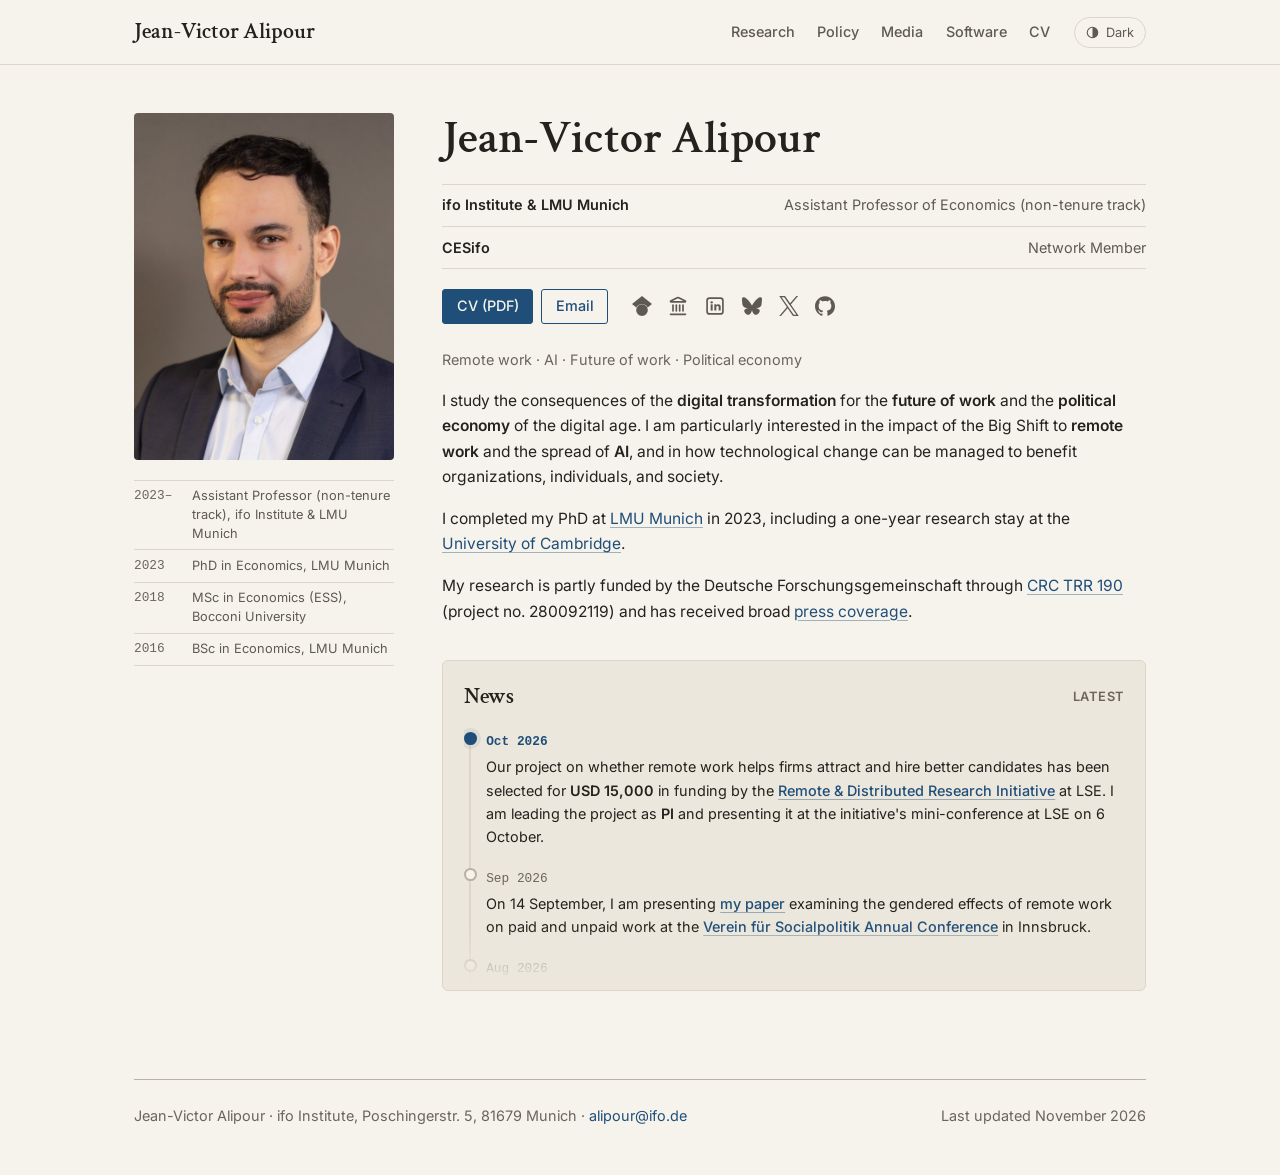
<file: index.html>
<!DOCTYPE html>
<html lang="en">
<head>
    <meta charset="UTF-8">
    <meta name="viewport" content="width=device-width, initial-scale=1.0">
    <script>try{var t=localStorage.getItem('theme');if(t==='dark'||(!t&&matchMedia('(prefers-color-scheme: dark)').matches))document.documentElement.dataset.theme='dark';}catch(e){}</script>
    <title>Jean-Victor Alipour – Economist, ifo Institute &amp; LMU Munich</title>
    <meta name="description" content="Jean-Victor Alipour is an economist at the ifo Institute and LMU Munich working on remote work, AI, the future of work, and political economy.">
    <meta name="author" content="Jean-Victor Alipour">
    <link rel="canonical" href="https://jv-alipour.github.io/">
    <meta property="og:type" content="profile">
    <meta property="og:site_name" content="Jean-Victor Alipour">
    <meta property="og:title" content="Jean-Victor Alipour">
    <meta property="og:description" content="Jean-Victor Alipour is an economist at the ifo Institute and LMU Munich working on remote work, AI, the future of work, and political economy.">
    <meta property="og:url" content="https://jv-alipour.github.io/">
    <meta property="og:image" content="https://jv-alipour.github.io/img/og-image.jpg?v=4">
    <meta name="twitter:card" content="summary_large_image">
    <meta name="theme-color" content="#f6f3ec" media="(prefers-color-scheme: light)">
    <meta name="theme-color" content="#191918" media="(prefers-color-scheme: dark)">
    <link rel="icon" href="data:image/svg+xml,%3Csvg xmlns='http://www.w3.org/2000/svg' viewBox='0 0 32 32'%3E%3Crect width='32' height='32' rx='5' fill='%231f4e79'/%3E%3Ctext x='16' y='21.5' font-family='Georgia,serif' font-size='13' fill='white' text-anchor='middle'%3EJVA%3C/text%3E%3C/svg%3E">
    <link rel="preload" href="fonts/inter-variable.woff2" as="font" type="font/woff2" crossorigin>
    <link rel="preload" href="fonts/crimson-text-600.woff2" as="font" type="font/woff2" crossorigin>
    <link rel="stylesheet" href="style.css">
    <script type="application/ld+json">{"@context": "https://schema.org", "@type": "Person", "name": "Jean-Victor Alipour", "jobTitle": "Assistant Professor of Economics", "affiliation": [{"@type": "ResearchOrganization", "name": "ifo Institute for Economic Research", "url": "https://www.ifo.de/en"}, {"@type": "CollegeOrUniversity", "name": "LMU Munich", "url": "https://www.lmu.de/en/"}], "alumniOf": [{"@type": "CollegeOrUniversity", "name": "LMU Munich"}, {"@type": "CollegeOrUniversity", "name": "Bocconi University"}], "email": "mailto:alipour@ifo.de", "url": "https://jv-alipour.github.io/", "image": "https://jv-alipour.github.io/img/portrait.jpg?v=4", "knowsAbout": ["Remote work", "Working from home", "Artificial intelligence", "Future of work", "Political economy", "Labor economics"], "sameAs": ["https://scholar.google.de/citations?user=8fLAH6QAAAAJ", "https://www.ifo.de/en/alipour-j", "https://www.cesifo.org/en/network-member/alipour-jean-victor", "https://www.linkedin.com/in/jean-victor-alipour", "https://bsky.app/profile/jvali.bsky.social", "https://twitter.com/AlipourJv", "https://github.com/jvali1"]}</script>
</head>
<body>
    <svg width="0" height="0" style="position:absolute" aria-hidden="true"><symbol id="i-scholar" viewBox="0 0 24 24"><g fill="currentColor"><path d="M5.242 13.769L0 9.5 12 0l12 9.5-5.242 4.269C17.548 11.249 14.978 9.5 12 9.5c-2.977 0-5.548 1.748-6.758 4.269zM12 10a7 7 0 1 0 0 14 7 7 0 0 0 0-14z"/></g></symbol><symbol id="i-bluesky" viewBox="0 0 24 24"><g fill="currentColor"><path d="M5.202 2.857C7.954 4.922 10.913 9.11 12 11.358c1.087-2.247 4.046-6.436 6.798-8.501C20.783 1.366 24 .213 24 3.883c0 .732-.42 6.156-.667 7.037-.856 3.061-3.978 3.842-6.755 3.37 4.854.826 6.089 3.562 3.422 6.299-5.065 5.196-7.28-1.304-7.847-2.97-.104-.305-.152-.448-.153-.327 0-.121-.05.022-.153.327-.568 1.666-2.782 8.166-7.847 2.97-2.667-2.737-1.432-5.473 3.422-6.3-2.777.473-5.899-.308-6.755-3.369C.42 10.04 0 4.615 0 3.883c0-3.67 3.217-2.517 5.202-1.026"/></g></symbol><symbol id="i-x" viewBox="0 0 24 24"><g fill="currentColor"><path d="M14.234 10.162 22.977 0h-2.072l-7.591 8.824L7.251 0H.258l9.168 13.343L.258 24H2.33l8.016-9.318L16.749 24h6.993zm-2.837 3.299-.929-1.329L3.076 1.56h3.182l5.965 8.532.929 1.329 7.754 11.09h-3.182z"/></g></symbol><symbol id="i-github" viewBox="0 0 24 24"><g fill="currentColor"><path d="M12 .297c-6.63 0-12 5.373-12 12 0 5.303 3.438 9.8 8.205 11.385.6.113.82-.258.82-.577 0-.285-.01-1.04-.015-2.04-3.338.724-4.042-1.61-4.042-1.61C4.422 18.07 3.633 17.7 3.633 17.7c-1.087-.744.084-.729.084-.729 1.205.084 1.838 1.236 1.838 1.236 1.07 1.835 2.809 1.305 3.495.998.108-.776.417-1.305.76-1.605-2.665-.3-5.466-1.332-5.466-5.93 0-1.31.465-2.38 1.235-3.22-.135-.303-.54-1.523.105-3.176 0 0 1.005-.322 3.3 1.23.96-.267 1.98-.399 3-.405 1.02.006 2.04.138 3 .405 2.28-1.552 3.285-1.23 3.285-1.23.645 1.653.24 2.873.12 3.176.765.84 1.23 1.91 1.23 3.22 0 4.61-2.805 5.625-5.475 5.92.42.36.81 1.096.81 2.22 0 1.606-.015 2.896-.015 3.286 0 .315.21.69.825.57C20.565 22.092 24 17.592 24 12.297c0-6.627-5.373-12-12-12"/></g></symbol><symbol id="i-tv" viewBox="0 0 24 24"><g fill="none" stroke="currentColor" stroke-width="2" stroke-linecap="round" stroke-linejoin="round"><path d="m17 2-5 5-5-5" /> <rect width="20" height="15" x="2" y="7" rx="2" /></g></symbol><symbol id="i-radio" viewBox="0 0 24 24"><g fill="none" stroke="currentColor" stroke-width="2" stroke-linecap="round" stroke-linejoin="round"><path d="M16.247 7.761a6 6 0 0 1 0 8.478" /> <path d="M19.075 4.933a10 10 0 0 1 0 14.134" /> <path d="M4.925 19.067a10 10 0 0 1 0-14.134" /> <path d="M7.753 16.239a6 6 0 0 1 0-8.478" /> <circle cx="12" cy="12" r="2" /></g></symbol><symbol id="i-print" viewBox="0 0 24 24"><g fill="none" stroke="currentColor" stroke-width="2" stroke-linecap="round" stroke-linejoin="round"><path d="M15 18h-5" /> <path d="M18 14h-8" /> <path d="M4 22h16a2 2 0 0 0 2-2V4a2 2 0 0 0-2-2H8a2 2 0 0 0-2 2v16a2 2 0 0 1-4 0v-9a2 2 0 0 1 2-2h2" /> <rect width="8" height="4" x="10" y="6" rx="1" /></g></symbol><symbol id="i-podcast" viewBox="0 0 24 24"><g fill="none" stroke="currentColor" stroke-width="2" stroke-linecap="round" stroke-linejoin="round"><path d="M3 14h3a2 2 0 0 1 2 2v3a2 2 0 0 1-2 2H5a2 2 0 0 1-2-2v-7a9 9 0 0 1 18 0v7a2 2 0 0 1-2 2h-1a2 2 0 0 1-2-2v-3a2 2 0 0 1 2-2h3" /></g></symbol><symbol id="i-ifo" viewBox="0 0 24 24"><g fill="none" stroke="currentColor" stroke-width="2" stroke-linecap="round" stroke-linejoin="round"><path d="M10 18v-7" /> <path d="M11.119 2.205a2 2 0 0 1 1.762 0l7.84 3.846A.5.5 0 0 1 20.5 7h-17a.5.5 0 0 1-.22-.949z" /> <path d="M14 18v-7" /> <path d="M18 18v-7" /> <path d="M3 22h18" /> <path d="M6 18v-7" /></g></symbol><symbol id="i-mail" viewBox="0 0 24 24"><g fill="none" stroke="currentColor" stroke-width="2" stroke-linecap="round" stroke-linejoin="round"><path d="m22 7-8.991 5.727a2 2 0 0 1-2.009 0L2 7" /> <rect x="2" y="4" width="20" height="16" rx="2" /></g></symbol><symbol id="i-doc" viewBox="0 0 24 24"><g fill="none" stroke="currentColor" stroke-width="2" stroke-linecap="round" stroke-linejoin="round"><path d="M6 22a2 2 0 0 1-2-2V4a2 2 0 0 1 2-2h8a2.4 2.4 0 0 1 1.704.706l3.588 3.588A2.4 2.4 0 0 1 20 8v12a2 2 0 0 1-2 2z" /> <path d="M14 2v5a1 1 0 0 0 1 1h5" /> <path d="M10 9H8" /> <path d="M16 13H8" /> <path d="M16 17H8" /></g></symbol><symbol id="i-pen" viewBox="0 0 24 24"><g fill="none" stroke="currentColor" stroke-width="2" stroke-linecap="round" stroke-linejoin="round"><path d="M13 21h8" /> <path d="M21.174 6.812a1 1 0 0 0-3.986-3.987L3.842 16.174a2 2 0 0 0-.5.83l-1.321 4.352a.5.5 0 0 0 .623.622l4.353-1.32a2 2 0 0 0 .83-.497z" /></g></symbol><symbol id="i-linkedin" viewBox="0 0 24 24"><rect x="2.5" y="2.5" width="19" height="19" rx="3" fill="none" stroke="currentColor" stroke-width="2"/><g fill="currentColor"><circle cx="8" cy="7.6" r="1.4"/><rect x="6.8" y="10" width="2.4" height="7.5"/><path d="M11.2 10h2.3v1.1c.5-.8 1.4-1.3 2.5-1.3 1.9 0 2.8 1.2 2.8 3.3v4.4h-2.4v-4c0-1-.4-1.6-1.2-1.6-.9 0-1.6.6-1.6 1.7v3.9h-2.4z"/></g></symbol></svg>
    <a class="skip" href="#main">Skip to content</a>
    <header class="nav-container">
        <nav class="site-nav" aria-label="Main">
            <a href="index.html" class="logo">Jean-Victor Alipour</a>
            <ul class="nav-links" id="navLinks">
                <li><a href="research.html">Research</a></li>
                <li><a href="policy.html">Policy</a></li>
                <li><a href="media.html">Media</a></li>
                <li><a href="software.html">Software</a></li>
                <li><a href="cv/cv_alipour.pdf?v=20261029" target="_blank" rel="noopener">CV</a></li>
            </ul>
            <button class="theme-toggle" type="button" aria-label="Switch to dark theme"><svg viewBox="0 0 16 16" aria-hidden="true"><circle cx="8" cy="8" r="6.5" fill="none" stroke="currentColor" stroke-width="1.3"/><path d="M8 1.5a6.5 6.5 0 0 1 0 13z" fill="currentColor"/></svg><span class="theme-label">Dark</span></button>
            <button class="menu-toggle" type="button" onclick="toggleMenu()" aria-label="Menu" aria-controls="navLinks" aria-expanded="false">
                <span></span><span></span><span></span>
            </button>
        </nav>
    </header>

    <main class="main-container" id="main">
        <div class="hero">
            <div class="profile-section">
                <img src="img/portrait.jpg?v=4" alt="Portrait of Jean-Victor Alipour" class="profile-img" width="600" height="800">
                <ol class="mini-cv" aria-label="Career">
                    <li><span class="mini-cv-year">2023–</span><span>Assistant Professor (non-tenure track), ifo Institute &amp; LMU Munich</span></li>
                    <li><span class="mini-cv-year">2023</span><span>PhD in Economics, LMU Munich</span></li>
                    <li><span class="mini-cv-year">2018</span><span>MSc in Economics (ESS), Bocconi University</span></li>
                    <li><span class="mini-cv-year">2016</span><span>BSc in Economics, LMU Munich</span></li>
                </ol>
            </div>
            <div class="content-section">
                <h1>Jean-Victor Alipour</h1>
                <div class="aff-rows">
                    <div class="aff"><b>ifo Institute &amp; LMU Munich</b><span>Assistant Professor of Economics (non-tenure track)</span></div>
                    <div class="aff"><b>CESifo</b><span>Network Member</span></div>
                </div>
                <div class="cta">
                    <a class="btn btn-primary" href="cv/cv_alipour.pdf?v=20261029" target="_blank" rel="noopener">CV (PDF)</a>
                    <a class="btn" href="mailto:alipour@ifo.de">Email</a>
                    <span class="profile-icons"><a class="icon-link" href="https://scholar.google.de/citations?user=8fLAH6QAAAAJ" target="_blank" rel="noopener" aria-label="Google Scholar" title="Google Scholar"><svg class="icon" aria-hidden="true" focusable="false"><use href="#i-scholar"/></svg></a><a class="icon-link" href="https://www.ifo.de/en/alipour-j" target="_blank" rel="noopener" aria-label="ifo profile" title="ifo profile"><svg class="icon" aria-hidden="true" focusable="false"><use href="#i-ifo"/></svg></a><a class="icon-link" href="https://www.linkedin.com/in/jean-victor-alipour" target="_blank" rel="noopener" aria-label="LinkedIn" title="LinkedIn"><svg class="icon" aria-hidden="true" focusable="false"><use href="#i-linkedin"/></svg></a><a class="icon-link" href="https://bsky.app/profile/jvali.bsky.social" target="_blank" rel="noopener" aria-label="Bluesky" title="Bluesky"><svg class="icon" aria-hidden="true" focusable="false"><use href="#i-bluesky"/></svg></a><a class="icon-link" href="https://twitter.com/AlipourJv" target="_blank" rel="noopener" aria-label="X (Twitter)" title="X (Twitter)"><svg class="icon" aria-hidden="true" focusable="false"><use href="#i-x"/></svg></a><a class="icon-link" href="https://github.com/jvali1" target="_blank" rel="noopener" aria-label="GitHub" title="GitHub"><svg class="icon" aria-hidden="true" focusable="false"><use href="#i-github"/></svg></a></span>
                </div>

                <p class="keywords">Remote work · AI · Future of work · Political economy</p>
                <div class="bio">
                    <p>I study the consequences of the <strong>digital transformation</strong> for the <strong>future of work</strong> and the <strong>political economy</strong> of the digital age. I am particularly interested in the impact of the Big Shift to <strong>remote work</strong> and the spread of <strong>AI</strong>, and in how technological change can be managed to benefit organizations, individuals, and society.</p>
                    <p>I completed my PhD at <a href="https://www.en.econ.uni-muenchen.de/news/index.html" target="_blank" rel="noopener">LMU Munich</a> in 2023, including a one-year research stay at the <a href="https://www.econ.cam.ac.uk/" target="_blank" rel="noopener">University of Cambridge</a>.</p>
                    <p>My research is partly funded by the Deutsche Forschungsgemeinschaft through <a href="https://rationality-and-competition.de/projects/b-firms/b10/" target="_blank" rel="noopener">CRC TRR 190</a> (project no. 280092119) and has received broad <a href="media.html">press coverage</a>.</p>
                </div>

                <section class="news" aria-labelledby="news-head">
                    <div class="news-top">
                        <h2 class="news-head" id="news-head">News</h2>
                        <span class="news-tag">Latest</span>
                    </div>
                    <div class="news-scroll" role="region" tabindex="0" aria-label="News, newest first">
                    <ol class="news-list">
                        <li class="news-item is-new">
                            <time class="news-date" datetime="2026-10">Oct 2026</time>
                            <p>Our project on whether remote work helps firms attract and hire better candidates has been selected for <strong>USD 15,000</strong> in funding by the <a href="https://www.lse.ac.uk/management/events/research-events/remote-distributed-research-initiative" target="_blank" rel="noopener">Remote &amp; Distributed Research Initiative</a> at LSE. I am leading the project as <strong>PI</strong> and presenting it at the initiative's mini-conference at LSE on 6 October.</p>
                        </li>
                        <li class="news-item">
                            <time class="news-date" datetime="2026-09">Sep 2026</time>
                            <p>On 14 September, I am presenting <a href="papers/alipour_wfh_gender_gaps.pdf" target="_blank" rel="noopener">my paper</a> examining the gendered effects of remote work on paid and unpaid work at the <a href="https://www.socialpolitik.de/de/programme-2026" target="_blank" rel="noopener">Verein für Socialpolitik Annual Conference</a> in Innsbruck.</p>
                        </li>
                        <li class="news-item">
                            <time class="news-date" datetime="2026-08">Aug 2026</time>
                            <p>Our project <strong>&ldquo;The amenity value of urban green space&rdquo;</strong> with <a href="https://dahillrichs.github.io/" target="_blank" rel="noopener">Dorothee Hillrichs</a> and <a href="https://www.lucaperdoni.com/" target="_blank" rel="noopener">Luca Perdoni</a> has won <strong>EUR 150,000</strong> in funding as a Bridge Project from the LE-ifo-FSMI / Friede Springer Stiftung.</p>
                        </li>
                    </ol>
                    </div>
                </section>
            </div>
        </div>

    </main>

    <footer class="site-footer">
        <div class="site-footer-inner">
            <p>Jean-Victor Alipour · ifo Institute, Poschingerstr. 5, 81679 Munich · <a href="mailto:alipour@ifo.de">alipour@ifo.de</a></p>
            <p>Last updated November 2026</p>
        </div>
    </footer>

    <script src="script.js"></script>
</body>
</html>
</file>
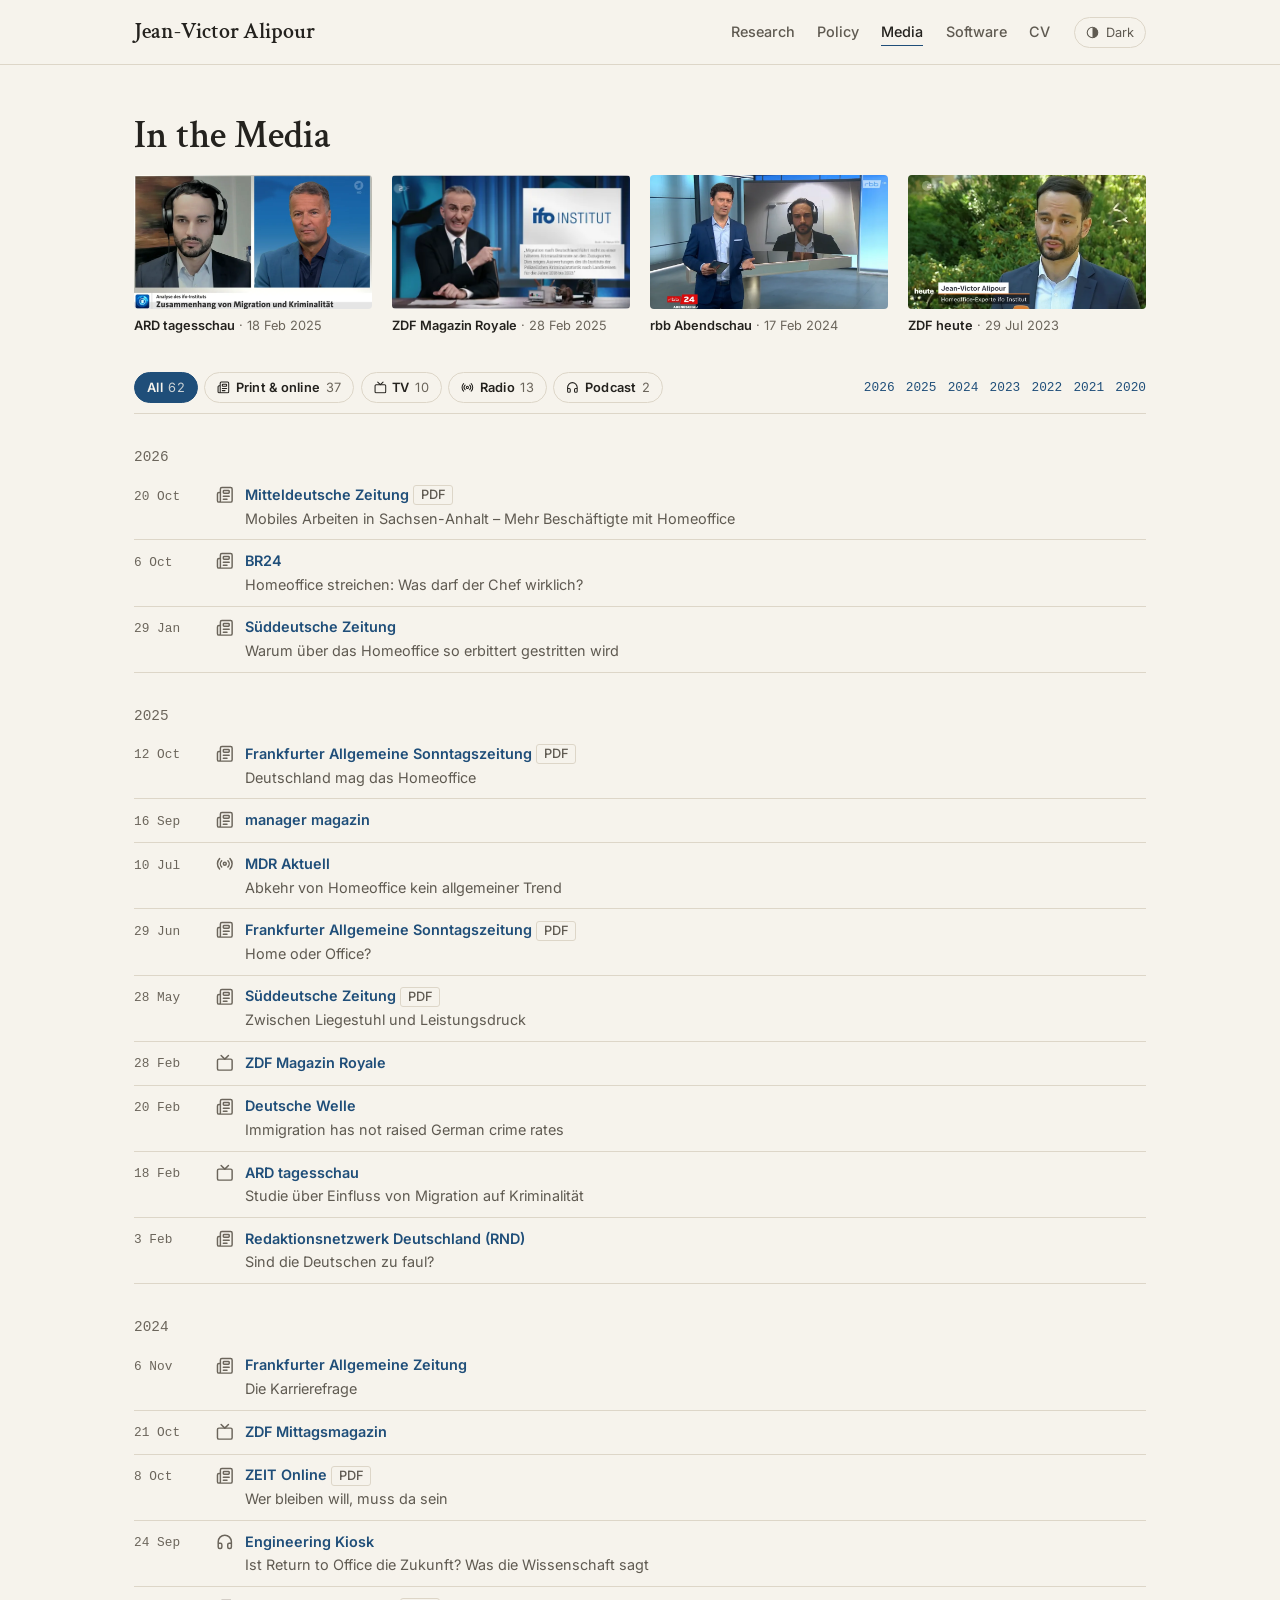
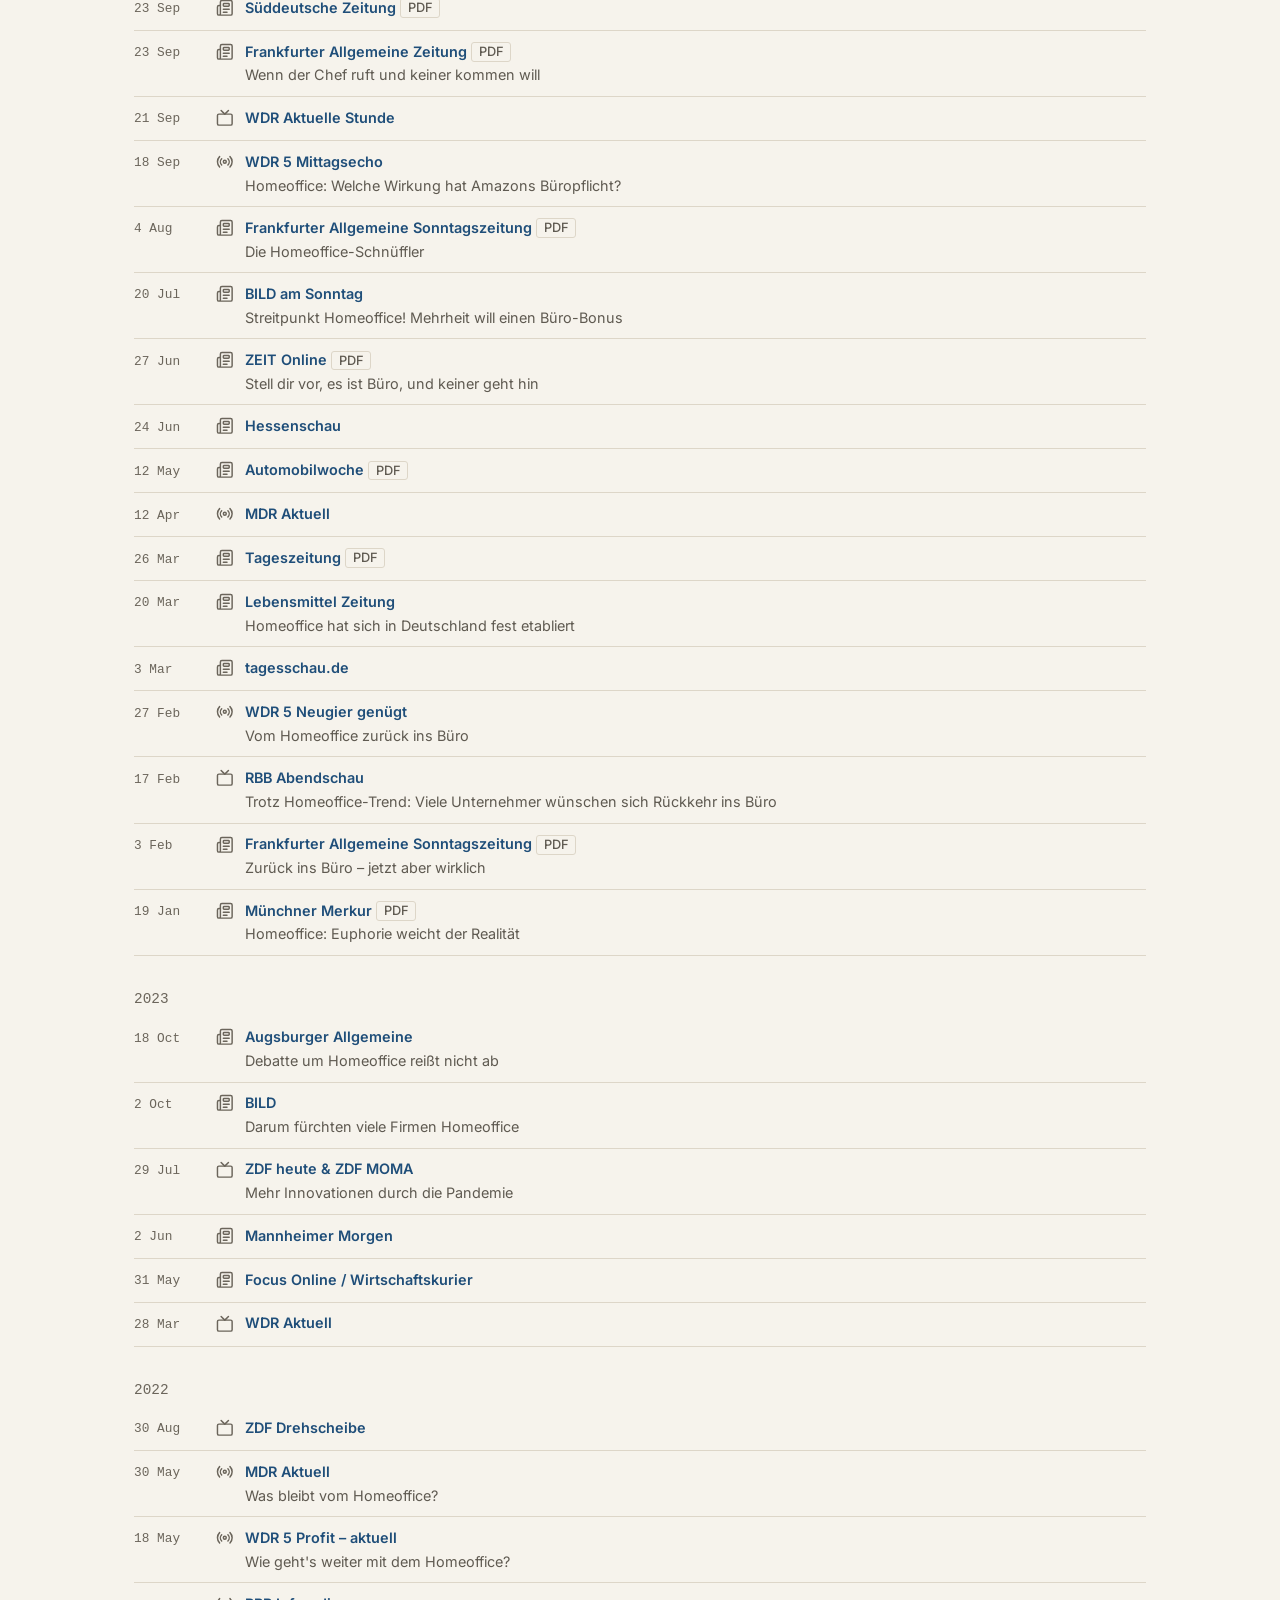
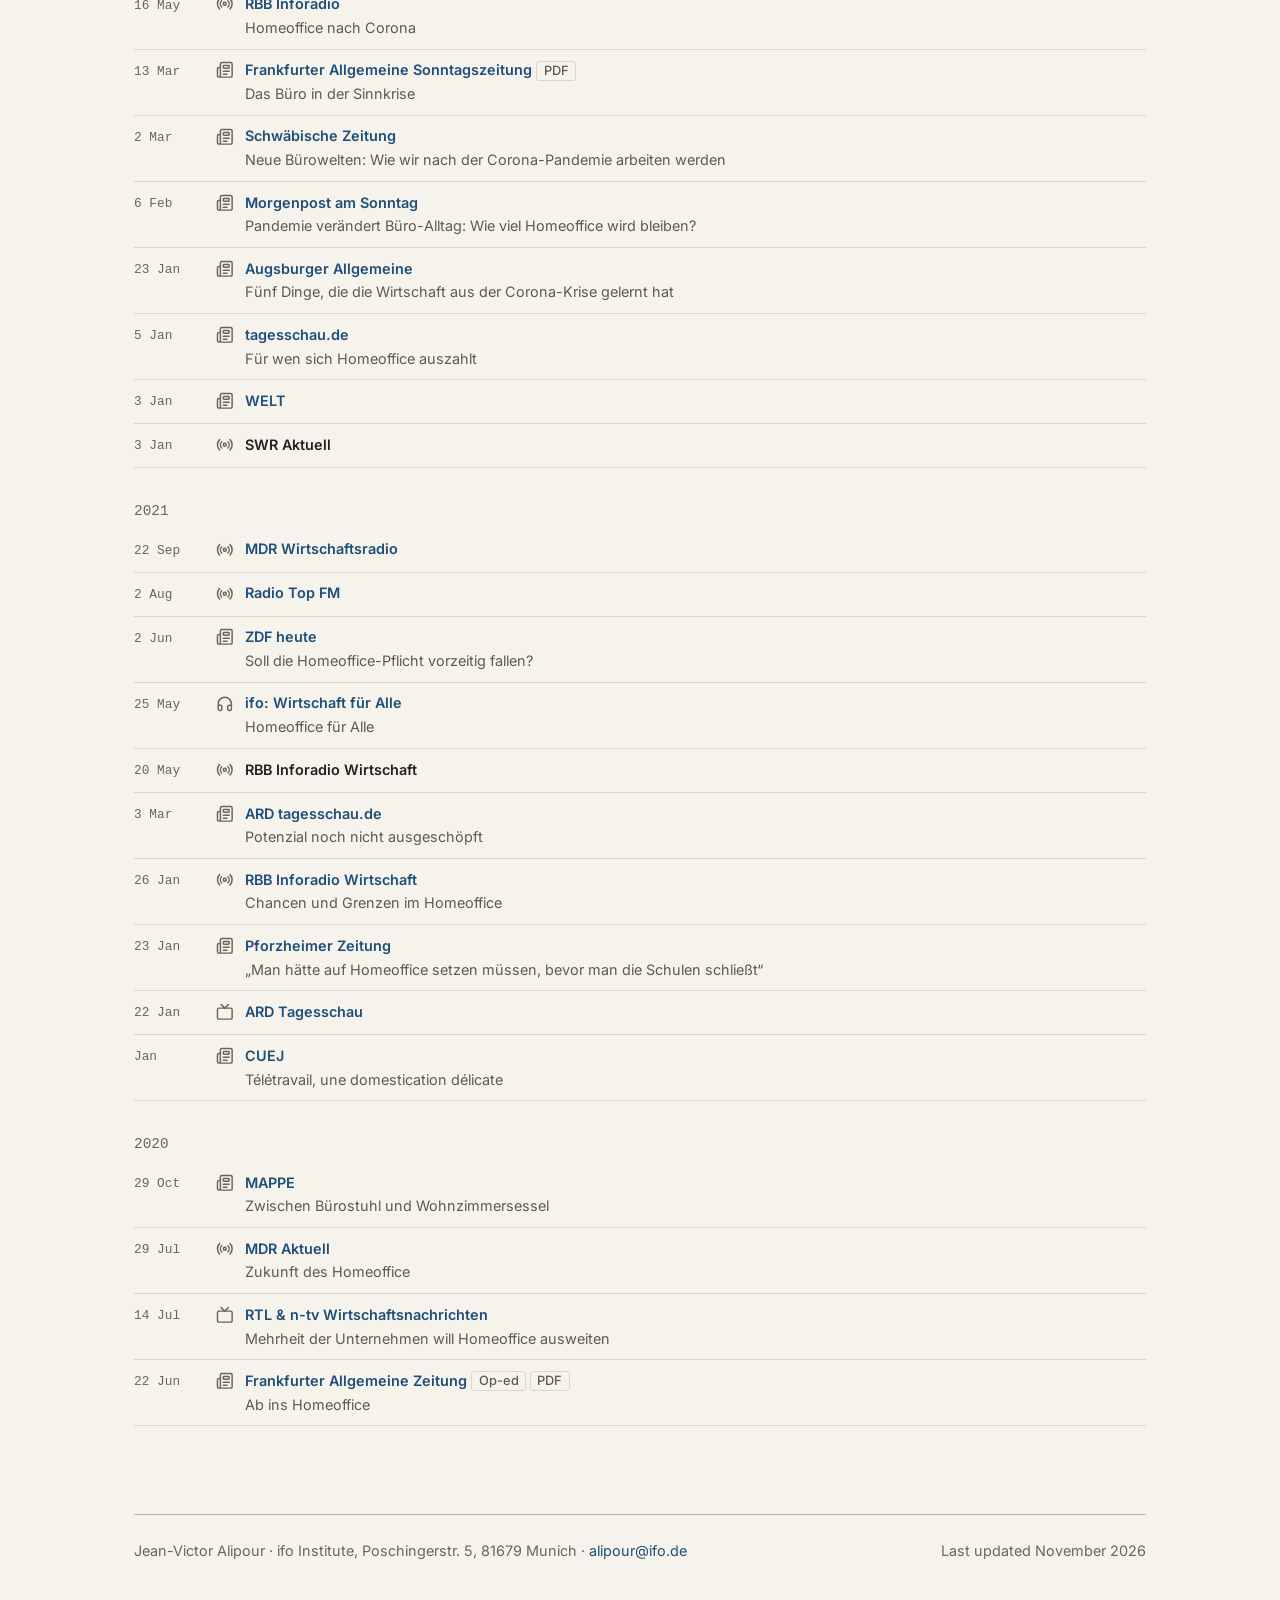
<file: media.html>
<!DOCTYPE html>
<html lang="en">
<head>
    <meta charset="UTF-8">
    <meta name="viewport" content="width=device-width, initial-scale=1.0">
    <script>try{var t=localStorage.getItem('theme');if(t==='dark'||(!t&&matchMedia('(prefers-color-scheme: dark)').matches))document.documentElement.dataset.theme='dark';}catch(e){}</script>
    <title>Media – Jean-Victor Alipour</title>
    <meta name="description" content="Interviews and media appearances of Jean-Victor Alipour on working from home, the future of work, and migration in ARD, ZDF, FAZ, SZ, ZEIT, and more.">
    <meta name="author" content="Jean-Victor Alipour">
    <link rel="canonical" href="https://jv-alipour.github.io/media.html">
    <meta property="og:type" content="website">
    <meta property="og:site_name" content="Jean-Victor Alipour">
    <meta property="og:title" content="Media – Jean-Victor Alipour">
    <meta property="og:description" content="Interviews and media appearances of Jean-Victor Alipour on working from home, the future of work, and migration in ARD, ZDF, FAZ, SZ, ZEIT, and more.">
    <meta property="og:url" content="https://jv-alipour.github.io/media.html">
    <meta property="og:image" content="https://jv-alipour.github.io/img/og-image.jpg?v=4">
    <meta name="twitter:card" content="summary_large_image">
    <meta name="theme-color" content="#f6f3ec" media="(prefers-color-scheme: light)">
    <meta name="theme-color" content="#191918" media="(prefers-color-scheme: dark)">
    <link rel="icon" href="data:image/svg+xml,%3Csvg xmlns='http://www.w3.org/2000/svg' viewBox='0 0 32 32'%3E%3Crect width='32' height='32' rx='5' fill='%231f4e79'/%3E%3Ctext x='16' y='21.5' font-family='Georgia,serif' font-size='13' fill='white' text-anchor='middle'%3EJVA%3C/text%3E%3C/svg%3E">
    <link rel="preload" href="fonts/inter-variable.woff2" as="font" type="font/woff2" crossorigin>
    <link rel="preload" href="fonts/crimson-text-600.woff2" as="font" type="font/woff2" crossorigin>
    <link rel="stylesheet" href="style.css">
</head>
<body>
    <svg width="0" height="0" style="position:absolute" aria-hidden="true"><symbol id="i-scholar" viewBox="0 0 24 24"><g fill="currentColor"><path d="M5.242 13.769L0 9.5 12 0l12 9.5-5.242 4.269C17.548 11.249 14.978 9.5 12 9.5c-2.977 0-5.548 1.748-6.758 4.269zM12 10a7 7 0 1 0 0 14 7 7 0 0 0 0-14z"/></g></symbol><symbol id="i-bluesky" viewBox="0 0 24 24"><g fill="currentColor"><path d="M5.202 2.857C7.954 4.922 10.913 9.11 12 11.358c1.087-2.247 4.046-6.436 6.798-8.501C20.783 1.366 24 .213 24 3.883c0 .732-.42 6.156-.667 7.037-.856 3.061-3.978 3.842-6.755 3.37 4.854.826 6.089 3.562 3.422 6.299-5.065 5.196-7.28-1.304-7.847-2.97-.104-.305-.152-.448-.153-.327 0-.121-.05.022-.153.327-.568 1.666-2.782 8.166-7.847 2.97-2.667-2.737-1.432-5.473 3.422-6.3-2.777.473-5.899-.308-6.755-3.369C.42 10.04 0 4.615 0 3.883c0-3.67 3.217-2.517 5.202-1.026"/></g></symbol><symbol id="i-x" viewBox="0 0 24 24"><g fill="currentColor"><path d="M14.234 10.162 22.977 0h-2.072l-7.591 8.824L7.251 0H.258l9.168 13.343L.258 24H2.33l8.016-9.318L16.749 24h6.993zm-2.837 3.299-.929-1.329L3.076 1.56h3.182l5.965 8.532.929 1.329 7.754 11.09h-3.182z"/></g></symbol><symbol id="i-github" viewBox="0 0 24 24"><g fill="currentColor"><path d="M12 .297c-6.63 0-12 5.373-12 12 0 5.303 3.438 9.8 8.205 11.385.6.113.82-.258.82-.577 0-.285-.01-1.04-.015-2.04-3.338.724-4.042-1.61-4.042-1.61C4.422 18.07 3.633 17.7 3.633 17.7c-1.087-.744.084-.729.084-.729 1.205.084 1.838 1.236 1.838 1.236 1.07 1.835 2.809 1.305 3.495.998.108-.776.417-1.305.76-1.605-2.665-.3-5.466-1.332-5.466-5.93 0-1.31.465-2.38 1.235-3.22-.135-.303-.54-1.523.105-3.176 0 0 1.005-.322 3.3 1.23.96-.267 1.98-.399 3-.405 1.02.006 2.04.138 3 .405 2.28-1.552 3.285-1.23 3.285-1.23.645 1.653.24 2.873.12 3.176.765.84 1.23 1.91 1.23 3.22 0 4.61-2.805 5.625-5.475 5.92.42.36.81 1.096.81 2.22 0 1.606-.015 2.896-.015 3.286 0 .315.21.69.825.57C20.565 22.092 24 17.592 24 12.297c0-6.627-5.373-12-12-12"/></g></symbol><symbol id="i-tv" viewBox="0 0 24 24"><g fill="none" stroke="currentColor" stroke-width="2" stroke-linecap="round" stroke-linejoin="round"><path d="m17 2-5 5-5-5" /> <rect width="20" height="15" x="2" y="7" rx="2" /></g></symbol><symbol id="i-radio" viewBox="0 0 24 24"><g fill="none" stroke="currentColor" stroke-width="2" stroke-linecap="round" stroke-linejoin="round"><path d="M16.247 7.761a6 6 0 0 1 0 8.478" /> <path d="M19.075 4.933a10 10 0 0 1 0 14.134" /> <path d="M4.925 19.067a10 10 0 0 1 0-14.134" /> <path d="M7.753 16.239a6 6 0 0 1 0-8.478" /> <circle cx="12" cy="12" r="2" /></g></symbol><symbol id="i-print" viewBox="0 0 24 24"><g fill="none" stroke="currentColor" stroke-width="2" stroke-linecap="round" stroke-linejoin="round"><path d="M15 18h-5" /> <path d="M18 14h-8" /> <path d="M4 22h16a2 2 0 0 0 2-2V4a2 2 0 0 0-2-2H8a2 2 0 0 0-2 2v16a2 2 0 0 1-4 0v-9a2 2 0 0 1 2-2h2" /> <rect width="8" height="4" x="10" y="6" rx="1" /></g></symbol><symbol id="i-podcast" viewBox="0 0 24 24"><g fill="none" stroke="currentColor" stroke-width="2" stroke-linecap="round" stroke-linejoin="round"><path d="M3 14h3a2 2 0 0 1 2 2v3a2 2 0 0 1-2 2H5a2 2 0 0 1-2-2v-7a9 9 0 0 1 18 0v7a2 2 0 0 1-2 2h-1a2 2 0 0 1-2-2v-3a2 2 0 0 1 2-2h3" /></g></symbol><symbol id="i-ifo" viewBox="0 0 24 24"><g fill="none" stroke="currentColor" stroke-width="2" stroke-linecap="round" stroke-linejoin="round"><path d="M10 18v-7" /> <path d="M11.119 2.205a2 2 0 0 1 1.762 0l7.84 3.846A.5.5 0 0 1 20.5 7h-17a.5.5 0 0 1-.22-.949z" /> <path d="M14 18v-7" /> <path d="M18 18v-7" /> <path d="M3 22h18" /> <path d="M6 18v-7" /></g></symbol><symbol id="i-mail" viewBox="0 0 24 24"><g fill="none" stroke="currentColor" stroke-width="2" stroke-linecap="round" stroke-linejoin="round"><path d="m22 7-8.991 5.727a2 2 0 0 1-2.009 0L2 7" /> <rect x="2" y="4" width="20" height="16" rx="2" /></g></symbol><symbol id="i-doc" viewBox="0 0 24 24"><g fill="none" stroke="currentColor" stroke-width="2" stroke-linecap="round" stroke-linejoin="round"><path d="M6 22a2 2 0 0 1-2-2V4a2 2 0 0 1 2-2h8a2.4 2.4 0 0 1 1.704.706l3.588 3.588A2.4 2.4 0 0 1 20 8v12a2 2 0 0 1-2 2z" /> <path d="M14 2v5a1 1 0 0 0 1 1h5" /> <path d="M10 9H8" /> <path d="M16 13H8" /> <path d="M16 17H8" /></g></symbol><symbol id="i-pen" viewBox="0 0 24 24"><g fill="none" stroke="currentColor" stroke-width="2" stroke-linecap="round" stroke-linejoin="round"><path d="M13 21h8" /> <path d="M21.174 6.812a1 1 0 0 0-3.986-3.987L3.842 16.174a2 2 0 0 0-.5.83l-1.321 4.352a.5.5 0 0 0 .623.622l4.353-1.32a2 2 0 0 0 .83-.497z" /></g></symbol><symbol id="i-linkedin" viewBox="0 0 24 24"><rect x="2.5" y="2.5" width="19" height="19" rx="3" fill="none" stroke="currentColor" stroke-width="2"/><g fill="currentColor"><circle cx="8" cy="7.6" r="1.4"/><rect x="6.8" y="10" width="2.4" height="7.5"/><path d="M11.2 10h2.3v1.1c.5-.8 1.4-1.3 2.5-1.3 1.9 0 2.8 1.2 2.8 3.3v4.4h-2.4v-4c0-1-.4-1.6-1.2-1.6-.9 0-1.6.6-1.6 1.7v3.9h-2.4z"/></g></symbol></svg>
    <a class="skip" href="#main">Skip to content</a>
    <header class="nav-container">
        <nav class="site-nav" aria-label="Main">
            <a href="index.html" class="logo">Jean-Victor Alipour</a>
            <ul class="nav-links" id="navLinks">
                <li><a href="research.html">Research</a></li>
                <li><a href="policy.html">Policy</a></li>
                <li><a href="media.html" aria-current="page">Media</a></li>
                <li><a href="software.html">Software</a></li>
                <li><a href="cv/cv_alipour.pdf?v=20261029" target="_blank" rel="noopener">CV</a></li>
            </ul>
            <button class="theme-toggle" type="button" aria-label="Switch to dark theme"><svg viewBox="0 0 16 16" aria-hidden="true"><circle cx="8" cy="8" r="6.5" fill="none" stroke="currentColor" stroke-width="1.3"/><path d="M8 1.5a6.5 6.5 0 0 1 0 13z" fill="currentColor"/></svg><span class="theme-label">Dark</span></button>
            <button class="menu-toggle" type="button" onclick="toggleMenu()" aria-label="Menu" aria-controls="navLinks" aria-expanded="false">
                <span></span><span></span><span></span>
            </button>
        </nav>
    </header>

    <main class="main-container" id="main">
        <h1 class="section-title">In the Media</h1>
        <section class="highlights" aria-label="TV highlights"><figure class="shot"><a href="https://www.tagesschau.de/multimedia/video/video-1435286.html" target="_blank" rel="noopener"><img src="img/tv_ard_tagesschau_20250218.webp" alt="Jean-Victor Alipour in a live interview on ARD tagesschau about the ifo analysis of migration and crime" width="960" height="534" loading="lazy"></a><figcaption><b>ARD tagesschau</b> · 18 Feb 2025</figcaption></figure><figure class="shot"><a href="https://www.youtube.com/watch?v=apnde-Dpq8E&amp;t=625s" target="_blank" rel="noopener"><img src="img/tv_zdf_magazin_royale_20250228.webp" alt="ZDF Magazin Royale showing the ifo finding that migration does not raise crime rates" width="584" height="306" loading="lazy"></a><figcaption><b>ZDF Magazin Royale</b> · 28 Feb 2025</figcaption></figure><figure class="shot"><a href="https://www.rbb-online.de/abendschau/videos/20240217_1930/Trotz-Homeoffice-Trend-Viele-Unternehmer-wuenschen-sich-Rueckkehr-ins-Buero.html" target="_blank" rel="noopener"><img src="img/tv_rbb_abendschau_20240217.webp" alt="Jean-Victor Alipour interviewed live on rbb Abendschau" width="960" height="498" loading="lazy"></a><figcaption><b>rbb Abendschau</b> · 17 Feb 2024</figcaption></figure><figure class="shot"><a href="https://www.zdf.de/nachrichten/heute-19-uhr/pandemie-homeoffice-video-100.html" target="_blank" rel="noopener"><img src="img/tv_zdf_heute_20230729.webp" alt="Jean-Victor Alipour interviewed as home-office expert on ZDF heute" width="960" height="515" loading="lazy"></a><figcaption><b>ZDF heute</b> · 29 Jul 2023</figcaption></figure></section>
        <div class="media-tools">
            <div class="filters" role="group" aria-label="Filter by type">
                <button type="button" data-f="all" aria-pressed="true">All <span>62</span></button>
                <button type="button" data-f="print" aria-pressed="false"><svg class="icon" aria-hidden="true" focusable="false"><use href="#i-print"/></svg>Print &amp; online <span>37</span></button>
                <button type="button" data-f="tv" aria-pressed="false"><svg class="icon" aria-hidden="true" focusable="false"><use href="#i-tv"/></svg>TV <span>10</span></button>
                <button type="button" data-f="radio" aria-pressed="false"><svg class="icon" aria-hidden="true" focusable="false"><use href="#i-radio"/></svg>Radio <span>13</span></button>
                <button type="button" data-f="podcast" aria-pressed="false"><svg class="icon" aria-hidden="true" focusable="false"><use href="#i-podcast"/></svg>Podcast <span>2</span></button>
            </div>
            <nav class="year-jump" aria-label="Jump to year"><a href="#y2026">2026</a> <a href="#y2025">2025</a> <a href="#y2024">2024</a> <a href="#y2023">2023</a> <a href="#y2022">2022</a> <a href="#y2021">2021</a> <a href="#y2020">2020</a></nav>
        </div>
        <section class="media-year" aria-labelledby="y2026">
            <h2 id="y2026">2026</h2>
            <ol class="media-list">
                <li data-kind="print" data-outlet=""><span class="media-date">20 Oct</span><span class="media-icon" title="Print & online"><svg class="icon" aria-hidden="true" focusable="false"><use href="#i-print"/></svg><span class="visually-hidden">Interview:</span></span><div><a class="media-outlet" href="articles/mz_20261020.pdf" target="_blank" rel="noopener">Mitteldeutsche Zeitung</a> <span class="pill">PDF</span> <span class="media-headline">Mobiles Arbeiten in Sachsen-Anhalt – Mehr Beschäftigte mit Homeoffice</span></div></li>
                <li data-kind="print" data-outlet="br"><span class="media-date">6 Oct</span><span class="media-icon" title="Print & online"><svg class="icon" aria-hidden="true" focusable="false"><use href="#i-print"/></svg><span class="visually-hidden">Interview:</span></span><div><a class="media-outlet" href="https://www.br.de/nachrichten/wirtschaft/homeoffice-streichen-was-darf-der-chef-wirklich,VWsW5C5" target="_blank" rel="noopener">BR24</a> <span class="media-headline">Homeoffice streichen: Was darf der Chef wirklich?</span></div></li>
                <li data-kind="print" data-outlet="sz"><span class="media-date">29 Jan</span><span class="media-icon" title="Print & online"><svg class="icon" aria-hidden="true" focusable="false"><use href="#i-print"/></svg><span class="visually-hidden">Interview:</span></span><div><a class="media-outlet" href="https://www.sueddeutsche.de/wirtschaft/streit-home-office-stroeer-buero-produktivitaet-li.3376503?reduced=true" target="_blank" rel="noopener">Süddeutsche Zeitung</a> <span class="media-headline">Warum über das Homeoffice so erbittert gestritten wird</span></div></li>
            </ol>
        </section>
        <section class="media-year" aria-labelledby="y2025">
            <h2 id="y2025">2025</h2>
            <ol class="media-list">
                <li data-kind="print" data-outlet="faz"><span class="media-date">12 Oct</span><span class="media-icon" title="Print & online"><svg class="icon" aria-hidden="true" focusable="false"><use href="#i-print"/></svg><span class="visually-hidden">Interview:</span></span><div><a class="media-outlet" href="articles/fas_20251012.pdf" target="_blank" rel="noopener">Frankfurter Allgemeine Sonntagszeitung</a> <span class="pill">PDF</span> <span class="media-headline">Deutschland mag das Homeoffice</span></div></li>
                <li data-kind="print" data-outlet=""><span class="media-date">16 Sep</span><span class="media-icon" title="Print & online"><svg class="icon" aria-hidden="true" focusable="false"><use href="#i-print"/></svg><span class="visually-hidden">Interview:</span></span><div><a class="media-outlet" href="https://www.manager-magazin.de/unternehmen/homeoffice-versus-buero-wo-sind-wir-produktiver-wo-wird-mehr-geschummelt-a-5756ce91-7bcb-4b1b-866c-36026896bdb6" target="_blank" rel="noopener">manager magazin</a></div></li>
                <li data-kind="radio" data-outlet="mdr"><span class="media-date">10 Jul</span><span class="media-icon" title="Radio"><svg class="icon" aria-hidden="true" focusable="false"><use href="#i-radio"/></svg><span class="visually-hidden">Radio interview:</span></span><div><a class="media-outlet" href="https://www.mdr.de/nachrichten/deutschland/panorama/weniger-homeoffice-arbeit-buero-100.html" target="_blank" rel="noopener">MDR Aktuell</a> <span class="media-headline">Abkehr von Homeoffice kein allgemeiner Trend</span></div></li>
                <li data-kind="print" data-outlet="faz"><span class="media-date">29 Jun</span><span class="media-icon" title="Print & online"><svg class="icon" aria-hidden="true" focusable="false"><use href="#i-print"/></svg><span class="visually-hidden">Interview:</span></span><div><a class="media-outlet" href="articles/fas_20250629.pdf" target="_blank" rel="noopener">Frankfurter Allgemeine Sonntagszeitung</a> <span class="pill">PDF</span> <span class="media-headline">Home oder Office?</span></div></li>
                <li data-kind="print" data-outlet="sz"><span class="media-date">28 May</span><span class="media-icon" title="Print & online"><svg class="icon" aria-hidden="true" focusable="false"><use href="#i-print"/></svg><span class="visually-hidden">Interview:</span></span><div><a class="media-outlet" href="articles/sz_20250528.pdf" target="_blank" rel="noopener">Süddeutsche Zeitung</a> <span class="pill">PDF</span> <span class="media-headline">Zwischen Liegestuhl und Leistungsdruck</span></div></li>
                <li data-kind="tv" data-outlet="zdf"><span class="media-date">28 Feb</span><span class="media-icon" title="TV"><svg class="icon" aria-hidden="true" focusable="false"><use href="#i-tv"/></svg><span class="visually-hidden">TV:</span></span><div><a class="media-outlet" href="https://www.youtube.com/watch?v=apnde-Dpq8E&amp;t=625s" target="_blank" rel="noopener">ZDF Magazin Royale</a></div></li>
                <li data-kind="print" data-outlet="dw"><span class="media-date">20 Feb</span><span class="media-icon" title="Print & online"><svg class="icon" aria-hidden="true" focusable="false"><use href="#i-print"/></svg><span class="visually-hidden">Interview:</span></span><div><a class="media-outlet" href="https://www.dw.com/en/immigration-has-not-raised-german-crime-rate/a-71691228" target="_blank" rel="noopener">Deutsche Welle</a> <span class="media-headline">Immigration has not raised German crime rates</span></div></li>
                <li data-kind="tv" data-outlet="tagesschau"><span class="media-date">18 Feb</span><span class="media-icon" title="TV"><svg class="icon" aria-hidden="true" focusable="false"><use href="#i-tv"/></svg><span class="visually-hidden">TV interview:</span></span><div><a class="media-outlet" href="https://www.tagesschau.de/multimedia/video/video-1435286.html" target="_blank" rel="noopener">ARD tagesschau</a> <span class="media-headline">Studie über Einfluss von Migration auf Kriminalität</span></div></li>
                <li data-kind="print" data-outlet=""><span class="media-date">3 Feb</span><span class="media-icon" title="Print & online"><svg class="icon" aria-hidden="true" focusable="false"><use href="#i-print"/></svg><span class="visually-hidden">Interview:</span></span><div><a class="media-outlet" href="https://www.rnd.de/politik/deutsche-arbeiten-weniger-das-bedeutet-aber-nicht-dass-wir-zu-faul-sind-XHR6WDOSY5CF3H7Y3TBRLX3A4M.html" target="_blank" rel="noopener">Redaktionsnetzwerk Deutschland (RND)</a> <span class="media-headline">Sind die Deutschen zu faul?</span></div></li>
            </ol>
        </section>
        <section class="media-year" aria-labelledby="y2024">
            <h2 id="y2024">2024</h2>
            <ol class="media-list">
                <li data-kind="print" data-outlet="faz"><span class="media-date">6 Nov</span><span class="media-icon" title="Print & online"><svg class="icon" aria-hidden="true" focusable="false"><use href="#i-print"/></svg><span class="visually-hidden">Interview:</span></span><div><a class="media-outlet" href="https://www.faz.net/aktuell/karriere-hochschule/buero-co/kostet-mich-zu-viel-homeoffice-meine-karriere-110089140.html" target="_blank" rel="noopener">Frankfurter Allgemeine Zeitung</a> <span class="media-headline">Die Karrierefrage</span></div></li>
                <li data-kind="tv" data-outlet="zdf"><span class="media-date">21 Oct</span><span class="media-icon" title="TV"><svg class="icon" aria-hidden="true" focusable="false"><use href="#i-tv"/></svg><span class="visually-hidden">TV interview:</span></span><div><a class="media-outlet" href="https://www.zdf.de/nachrichten-sendungen/zdf-mittagsmagazin/zdf-mittagsmagazin-vom-21-oktober-2024-100.html" target="_blank" rel="noopener">ZDF Mittagsmagazin</a></div></li>
                <li data-kind="print" data-outlet="zeit"><span class="media-date">8 Oct</span><span class="media-icon" title="Print & online"><svg class="icon" aria-hidden="true" focusable="false"><use href="#i-print"/></svg><span class="visually-hidden">Interview:</span></span><div><a class="media-outlet" href="articles/zeit_20241008.pdf" target="_blank" rel="noopener">ZEIT Online</a> <span class="pill">PDF</span> <span class="media-headline">Wer bleiben will, muss da sein</span></div></li>
                <li data-kind="podcast" data-outlet=""><span class="media-date">24 Sep</span><span class="media-icon" title="Podcast"><svg class="icon" aria-hidden="true" focusable="false"><use href="#i-podcast"/></svg><span class="visually-hidden">Podcast:</span></span><div><a class="media-outlet" href="https://engineeringkiosk.dev/podcast/episode/142-ist-return-to-office-die-zukunft-was-die-wissenschaft-sagt-mit-jean-victor-alipour-vom-ifo/" target="_blank" rel="noopener">Engineering Kiosk</a> <span class="media-headline">Ist Return to Office die Zukunft? Was die Wissenschaft sagt</span></div></li>
                <li data-kind="print" data-outlet="sz"><span class="media-date">23 Sep</span><span class="media-icon" title="Print & online"><svg class="icon" aria-hidden="true" focusable="false"><use href="#i-print"/></svg><span class="visually-hidden">Interview:</span></span><div><a class="media-outlet" href="articles/sz_20240923.pdf" target="_blank" rel="noopener">Süddeutsche Zeitung</a> <span class="pill">PDF</span></div></li>
                <li data-kind="print" data-outlet="faz"><span class="media-date">23 Sep</span><span class="media-icon" title="Print & online"><svg class="icon" aria-hidden="true" focusable="false"><use href="#i-print"/></svg><span class="visually-hidden">Interview:</span></span><div><a class="media-outlet" href="articles/faz_20240923.pdf" target="_blank" rel="noopener">Frankfurter Allgemeine Zeitung</a> <span class="pill">PDF</span> <span class="media-headline">Wenn der Chef ruft und keiner kommen will</span></div></li>
                <li data-kind="tv" data-outlet="wdr"><span class="media-date">21 Sep</span><span class="media-icon" title="TV"><svg class="icon" aria-hidden="true" focusable="false"><use href="#i-tv"/></svg><span class="visually-hidden">TV interview:</span></span><div><a class="media-outlet" href="https://www1.wdr.de/fernsehen/aktuelle-stunde/alle-videos/aktuelle-stunde-clip-aktuelle-stunde--21-09-2024-100.html" target="_blank" rel="noopener">WDR Aktuelle Stunde</a></div></li>
                <li data-kind="radio" data-outlet="wdr"><span class="media-date">18 Sep</span><span class="media-icon" title="Radio"><svg class="icon" aria-hidden="true" focusable="false"><use href="#i-radio"/></svg><span class="visually-hidden">Radio interview:</span></span><div><a class="media-outlet" href="https://www1.wdr.de/mediathek/audio/wdr5/wdr5-mittagsecho/audio-homeoffice-welche-wirkung-hat-amazons-bueropflicht-100.html" target="_blank" rel="noopener">WDR 5 Mittagsecho</a> <span class="media-headline">Homeoffice: Welche Wirkung hat Amazons Büropflicht?</span></div></li>
                <li data-kind="print" data-outlet="faz"><span class="media-date">4 Aug</span><span class="media-icon" title="Print & online"><svg class="icon" aria-hidden="true" focusable="false"><use href="#i-print"/></svg><span class="visually-hidden">Interview:</span></span><div><a class="media-outlet" href="articles/fas_20240804.pdf" target="_blank" rel="noopener">Frankfurter Allgemeine Sonntagszeitung</a> <span class="pill">PDF</span> <span class="media-headline">Die Homeoffice-Schnüffler</span></div></li>
                <li data-kind="print" data-outlet="bild"><span class="media-date">20 Jul</span><span class="media-icon" title="Print & online"><svg class="icon" aria-hidden="true" focusable="false"><use href="#i-print"/></svg><span class="visually-hidden">Interview:</span></span><div><a class="media-outlet" href="https://www.bild.de/politik/inland/homeoffice-debatte-mehrheit-will-einen-buero-bonus-66992210bfbc0307857d3f5c" target="_blank" rel="noopener">BILD am Sonntag</a> <span class="media-headline">Streitpunkt Homeoffice! Mehrheit will einen Büro-Bonus</span></div></li>
                <li data-kind="print" data-outlet="zeit"><span class="media-date">27 Jun</span><span class="media-icon" title="Print & online"><svg class="icon" aria-hidden="true" focusable="false"><use href="#i-print"/></svg><span class="visually-hidden">Interview:</span></span><div><a class="media-outlet" href="articles/zeit_20240627.pdf" target="_blank" rel="noopener">ZEIT Online</a> <span class="pill">PDF</span> <span class="media-headline">Stell dir vor, es ist Büro, und keiner geht hin</span></div></li>
                <li data-kind="print" data-outlet=""><span class="media-date">24 Jun</span><span class="media-icon" title="Print & online"><svg class="icon" aria-hidden="true" focusable="false"><use href="#i-print"/></svg><span class="visually-hidden">Interview:</span></span><div><a class="media-outlet" href="https://www.instagram.com/hessenschau/p/C8mJsZKqVeO/?img_index=1" target="_blank" rel="noopener">Hessenschau</a></div></li>
                <li data-kind="print" data-outlet=""><span class="media-date">12 May</span><span class="media-icon" title="Print & online"><svg class="icon" aria-hidden="true" focusable="false"><use href="#i-print"/></svg><span class="visually-hidden">Interview:</span></span><div><a class="media-outlet" href="articles/automobilwoche_20240512.pdf" target="_blank" rel="noopener">Automobilwoche</a> <span class="pill">PDF</span></div></li>
                <li data-kind="radio" data-outlet="mdr"><span class="media-date">12 Apr</span><span class="media-icon" title="Radio"><svg class="icon" aria-hidden="true" focusable="false"><use href="#i-radio"/></svg><span class="visually-hidden">Radio interview:</span></span><div><a class="media-outlet" href="https://www.mdr.de/nachrichten/deutschland/gesellschaft/homeoffice-produktivitaet-faktoren-vollzeit-teilzeit-100.html" target="_blank" rel="noopener">MDR Aktuell</a></div></li>
                <li data-kind="print" data-outlet=""><span class="media-date">26 Mar</span><span class="media-icon" title="Print & online"><svg class="icon" aria-hidden="true" focusable="false"><use href="#i-print"/></svg><span class="visually-hidden">Interview:</span></span><div><a class="media-outlet" href="articles/tz_20240326.pdf" target="_blank" rel="noopener">Tageszeitung</a> <span class="pill">PDF</span></div></li>
                <li data-kind="print" data-outlet=""><span class="media-date">20 Mar</span><span class="media-icon" title="Print & online"><svg class="icon" aria-hidden="true" focusable="false"><use href="#i-print"/></svg><span class="visually-hidden">Interview:</span></span><div><a class="media-outlet" href="https://www.lebensmittelzeitung.net/handel/nachrichten/interview-mit-ifo-experte-jean-victor-alipour-homeoffice-hat-sich-in-deutschland-fest-etabliert-176480" target="_blank" rel="noopener">Lebensmittel Zeitung</a> <span class="media-headline">Homeoffice hat sich in Deutschland fest etabliert</span></div></li>
                <li data-kind="print" data-outlet="tagesschau"><span class="media-date">3 Mar</span><span class="media-icon" title="Print & online"><svg class="icon" aria-hidden="true" focusable="false"><use href="#i-print"/></svg><span class="visually-hidden">Interview:</span></span><div><a class="media-outlet" href="https://www.tagesschau.de/wirtschaft/arbeitsmarkt/homeoffice-umfrage-ifo-februar-100.html" target="_blank" rel="noopener">tagesschau.de</a></div></li>
                <li data-kind="radio" data-outlet="wdr"><span class="media-date">27 Feb</span><span class="media-icon" title="Radio"><svg class="icon" aria-hidden="true" focusable="false"><use href="#i-radio"/></svg><span class="visually-hidden">Radio interview:</span></span><div><a class="media-outlet" href="https://www1.wdr.de/mediathek/audio/wdr5/wdr5-neugier-genuegt-freiflaeche/audio-vom-homeoffice-zurueck-ins-buero-100.html" target="_blank" rel="noopener">WDR 5 Neugier genügt</a> <span class="media-headline">Vom Homeoffice zurück ins Büro</span></div></li>
                <li data-kind="tv" data-outlet="rbb"><span class="media-date">17 Feb</span><span class="media-icon" title="TV"><svg class="icon" aria-hidden="true" focusable="false"><use href="#i-tv"/></svg><span class="visually-hidden">TV interview:</span></span><div><a class="media-outlet" href="https://www.rbb-online.de/abendschau/videos/20240217_1930/Trotz-Homeoffice-Trend-Viele-Unternehmer-wuenschen-sich-Rueckkehr-ins-Buero.html" target="_blank" rel="noopener">RBB Abendschau</a> <span class="media-headline">Trotz Homeoffice-Trend: Viele Unternehmer wünschen sich Rückkehr ins Büro</span></div></li>
                <li data-kind="print" data-outlet="faz"><span class="media-date">3 Feb</span><span class="media-icon" title="Print & online"><svg class="icon" aria-hidden="true" focusable="false"><use href="#i-print"/></svg><span class="visually-hidden">Interview:</span></span><div><a class="media-outlet" href="articles/fas_20240203.pdf" target="_blank" rel="noopener">Frankfurter Allgemeine Sonntagszeitung</a> <span class="pill">PDF</span> <span class="media-headline">Zurück ins Büro – jetzt aber wirklich</span></div></li>
                <li data-kind="print" data-outlet=""><span class="media-date">19 Jan</span><span class="media-icon" title="Print & online"><svg class="icon" aria-hidden="true" focusable="false"><use href="#i-print"/></svg><span class="visually-hidden">Interview:</span></span><div><a class="media-outlet" href="articles/merkur_20240119.pdf" target="_blank" rel="noopener">Münchner Merkur</a> <span class="pill">PDF</span> <span class="media-headline">Homeoffice: Euphorie weicht der Realität</span></div></li>
            </ol>
        </section>
        <section class="media-year" aria-labelledby="y2023">
            <h2 id="y2023">2023</h2>
            <ol class="media-list">
                <li data-kind="print" data-outlet=""><span class="media-date">18 Oct</span><span class="media-icon" title="Print & online"><svg class="icon" aria-hidden="true" focusable="false"><use href="#i-print"/></svg><span class="visually-hidden">Interview:</span></span><div><a class="media-outlet" href="https://www.augsburger-allgemeine.de/wirtschaft/arbeit-debatte-um-homeoffice-reisst-nicht-ab-muessen-alle-zurueck-in-die-bueros-id68127406.html" target="_blank" rel="noopener">Augsburger Allgemeine</a> <span class="media-headline">Debatte um Homeoffice reißt nicht ab</span></div></li>
                <li data-kind="print" data-outlet="bild"><span class="media-date">2 Oct</span><span class="media-icon" title="Print & online"><svg class="icon" aria-hidden="true" focusable="false"><use href="#i-print"/></svg><span class="visually-hidden">Interview:</span></span><div><a class="media-outlet" href="https://www.bild.de/geld/wirtschaft/politik-inland/oekonom-zum-homeoffice-zoff-kein-homeoffice-ist-auch-keine-losung-85614112.bild.html" target="_blank" rel="noopener">BILD</a> <span class="media-headline">Darum fürchten viele Firmen Homeoffice</span></div></li>
                <li data-kind="tv" data-outlet="zdf"><span class="media-date">29 Jul</span><span class="media-icon" title="TV"><svg class="icon" aria-hidden="true" focusable="false"><use href="#i-tv"/></svg><span class="visually-hidden">TV interview:</span></span><div><a class="media-outlet" href="https://www.zdf.de/nachrichten/heute-19-uhr/pandemie-homeoffice-video-100.html" target="_blank" rel="noopener">ZDF heute &amp; ZDF MOMA</a> <span class="media-headline">Mehr Innovationen durch die Pandemie</span></div></li>
                <li data-kind="print" data-outlet=""><span class="media-date">2 Jun</span><span class="media-icon" title="Print & online"><svg class="icon" aria-hidden="true" focusable="false"><use href="#i-print"/></svg><span class="visually-hidden">Interview:</span></span><div><a class="media-outlet" href="https://www.mannheimer-morgen.de/wirtschaft_artikel,-regionale-wirtschaft-kein-grosses-zurueck-ins-buero-homeoffice-schub-haelt-an-_arid,2090273.html" target="_blank" rel="noopener">Mannheimer Morgen</a></div></li>
                <li data-kind="print" data-outlet=""><span class="media-date">31 May</span><span class="media-icon" title="Print & online"><svg class="icon" aria-hidden="true" focusable="false"><use href="#i-print"/></svg><span class="visually-hidden">Interview:</span></span><div><a class="media-outlet" href="https://www.focus.de/finanzen/news/homeoffice-als-karriere-killer-werden-seltener-befoerdert_id_194928901.html" target="_blank" rel="noopener">Focus Online / Wirtschaftskurier</a></div></li>
                <li data-kind="tv" data-outlet="wdr"><span class="media-date">28 Mar</span><span class="media-icon" title="TV"><svg class="icon" aria-hidden="true" focusable="false"><use href="#i-tv"/></svg><span class="visually-hidden">TV interview:</span></span><div><a class="media-outlet" href="https://mediathek.cesifo-group.de/player/macros/cesifo/mediathek?a&amp;content=7552091&amp;category=3812786180&amp;idx=2&amp;locale=de" target="_blank" rel="noopener">WDR Aktuell</a></div></li>
            </ol>
        </section>
        <section class="media-year" aria-labelledby="y2022">
            <h2 id="y2022">2022</h2>
            <ol class="media-list">
                <li data-kind="tv" data-outlet="zdf"><span class="media-date">30 Aug</span><span class="media-icon" title="TV"><svg class="icon" aria-hidden="true" focusable="false"><use href="#i-tv"/></svg><span class="visually-hidden">TV interview:</span></span><div><a class="media-outlet" href="https://www.zdf.de/nachrichten/drehscheibe/drehscheibe-vom-30-august-2022-100.html" target="_blank" rel="noopener">ZDF Drehscheibe</a></div></li>
                <li data-kind="radio" data-outlet="mdr"><span class="media-date">30 May</span><span class="media-icon" title="Radio"><svg class="icon" aria-hidden="true" focusable="false"><use href="#i-radio"/></svg><span class="visually-hidden">Radio interview:</span></span><div><a class="media-outlet" href="https://www.mdr.de/nachrichten/deutschland/wirtschaft/homeoffice-nach-pandemie-100.html" target="_blank" rel="noopener">MDR Aktuell</a> <span class="media-headline">Was bleibt vom Homeoffice?</span></div></li>
                <li data-kind="radio" data-outlet="wdr"><span class="media-date">18 May</span><span class="media-icon" title="Radio"><svg class="icon" aria-hidden="true" focusable="false"><use href="#i-radio"/></svg><span class="visually-hidden">Radio interview:</span></span><div><a class="media-outlet" href="https://www1.wdr.de/mediathek/audio/wdr5/wdr5-profit-aktuell/audio-wie-gehts-weiter-mit-dem-homeoffice-100.html" target="_blank" rel="noopener">WDR 5 Profit – aktuell</a> <span class="media-headline">Wie geht&#x27;s weiter mit dem Homeoffice?</span></div></li>
                <li data-kind="radio" data-outlet="rbb"><span class="media-date">16 May</span><span class="media-icon" title="Radio"><svg class="icon" aria-hidden="true" focusable="false"><use href="#i-radio"/></svg><span class="visually-hidden">Radio interview:</span></span><div><a class="media-outlet" href="https://www.inforadio.de/rubriken/wirtschaft/beitraege/2022/05/homeoffice-nach-corona-weiter-arbeiten-von-zuhause.html" target="_blank" rel="noopener">RBB Inforadio</a> <span class="media-headline">Homeoffice nach Corona</span></div></li>
                <li data-kind="print" data-outlet="faz"><span class="media-date">13 Mar</span><span class="media-icon" title="Print & online"><svg class="icon" aria-hidden="true" focusable="false"><use href="#i-print"/></svg><span class="visually-hidden">Interview:</span></span><div><a class="media-outlet" href="articles/fas_20220313.pdf" target="_blank" rel="noopener">Frankfurter Allgemeine Sonntagszeitung</a> <span class="pill">PDF</span> <span class="media-headline">Das Büro in der Sinnkrise</span></div></li>
                <li data-kind="print" data-outlet=""><span class="media-date">2 Mar</span><span class="media-icon" title="Print & online"><svg class="icon" aria-hidden="true" focusable="false"><use href="#i-print"/></svg><span class="visually-hidden">Interview:</span></span><div><a class="media-outlet" href="https://www.schwaebische.de/ueberregional/wirtschaft_artikel,-neue-buerowelten-wie-wir-nach-der-corona-pandemie-arbeiten-werden-_arid,11478993.html" target="_blank" rel="noopener">Schwäbische Zeitung</a> <span class="media-headline">Neue Bürowelten: Wie wir nach der Corona-Pandemie arbeiten werden</span></div></li>
                <li data-kind="print" data-outlet=""><span class="media-date">6 Feb</span><span class="media-icon" title="Print & online"><svg class="icon" aria-hidden="true" focusable="false"><use href="#i-print"/></svg><span class="visually-hidden">Interview:</span></span><div><a class="media-outlet" href="https://www.tag24.de/amp/nachrichten/wirtschaft/pandemie-veraendert-buero-alltag-wie-viel-homeoffice-wird-bleiben-2319268" target="_blank" rel="noopener">Morgenpost am Sonntag</a> <span class="media-headline">Pandemie verändert Büro-Alltag: Wie viel Homeoffice wird bleiben?</span></div></li>
                <li data-kind="print" data-outlet=""><span class="media-date">23 Jan</span><span class="media-icon" title="Print & online"><svg class="icon" aria-hidden="true" focusable="false"><use href="#i-print"/></svg><span class="visually-hidden">Interview:</span></span><div><a class="media-outlet" href="https://www.augsburger-allgemeine.de/wirtschaft/titel-thema-fuenf-dinge-die-die-wirtschaft-aus-der-corona-krise-gelernt-hat-id61561701.html" target="_blank" rel="noopener">Augsburger Allgemeine</a> <span class="media-headline">Fünf Dinge, die die Wirtschaft aus der Corona-Krise gelernt hat</span></div></li>
                <li data-kind="print" data-outlet="tagesschau"><span class="media-date">5 Jan</span><span class="media-icon" title="Print & online"><svg class="icon" aria-hidden="true" focusable="false"><use href="#i-print"/></svg><span class="visually-hidden">Interview:</span></span><div><a class="media-outlet" href="https://www.tagesschau.de/wirtschaft/unternehmen/homeoffice-kosten-arbeitgeber-101.html" target="_blank" rel="noopener">tagesschau.de</a> <span class="media-headline">Für wen sich Homeoffice auszahlt</span></div></li>
                <li data-kind="print" data-outlet=""><span class="media-date">3 Jan</span><span class="media-icon" title="Print & online"><svg class="icon" aria-hidden="true" focusable="false"><use href="#i-print"/></svg><span class="visually-hidden">Interview:</span></span><div><a class="media-outlet" href="https://www.welt.de/wirtschaft/article236009496/Sanktionierung-nicht-vorgesehen-So-nutzlos-ist-Homeoffice-Pflicht-wirklich.html" target="_blank" rel="noopener">WELT</a></div></li>
                <li data-kind="radio" data-outlet=""><span class="media-date">3 Jan</span><span class="media-icon" title="Radio"><svg class="icon" aria-hidden="true" focusable="false"><use href="#i-radio"/></svg><span class="visually-hidden">Radio interview:</span></span><div><span class="media-outlet">SWR Aktuell</span></div></li>
            </ol>
        </section>
        <section class="media-year" aria-labelledby="y2021">
            <h2 id="y2021">2021</h2>
            <ol class="media-list">
                <li data-kind="radio" data-outlet="mdr"><span class="media-date">22 Sep</span><span class="media-icon" title="Radio"><svg class="icon" aria-hidden="true" focusable="false"><use href="#i-radio"/></svg><span class="visually-hidden">Radio interview:</span></span><div><a class="media-outlet" href="https://www.mdr.de/nachrichten/deutschland/politik/corona-homeoffice-veraenderungen-arbeitswelt-ausblick-100.html" target="_blank" rel="noopener">MDR Wirtschaftsradio</a></div></li>
                <li data-kind="radio" data-outlet=""><span class="media-date">2 Aug</span><span class="media-icon" title="Radio"><svg class="icon" aria-hidden="true" focusable="false"><use href="#i-radio"/></svg><span class="visually-hidden">Interview:</span></span><div><a class="media-outlet" href="https://www.top-fm.de/alle-wichtigen-infos-im-corona-liveticker-19164/" target="_blank" rel="noopener">Radio Top FM</a></div></li>
                <li data-kind="print" data-outlet="zdf"><span class="media-date">2 Jun</span><span class="media-icon" title="Print & online"><svg class="icon" aria-hidden="true" focusable="false"><use href="#i-print"/></svg><span class="visually-hidden">Interview:</span></span><div><a class="media-outlet" href="https://www.zdf.de/nachrichten/wirtschaft/corona-homeoffice-pflicht-zukunft-100.html" target="_blank" rel="noopener">ZDF heute</a> <span class="media-headline">Soll die Homeoffice-Pflicht vorzeitig fallen?</span></div></li>
                <li data-kind="podcast" data-outlet=""><span class="media-date">25 May</span><span class="media-icon" title="Podcast"><svg class="icon" aria-hidden="true" focusable="false"><use href="#i-podcast"/></svg><span class="visually-hidden">Podcast:</span></span><div><a class="media-outlet" href="https://www.youtube.com/watch?v=miMmkUxVzH8" target="_blank" rel="noopener">ifo: Wirtschaft für Alle</a> <span class="media-headline">Homeoffice für Alle</span></div></li>
                <li data-kind="radio" data-outlet="rbb"><span class="media-date">20 May</span><span class="media-icon" title="Radio"><svg class="icon" aria-hidden="true" focusable="false"><use href="#i-radio"/></svg><span class="visually-hidden">Radio interview:</span></span><div><span class="media-outlet">RBB Inforadio Wirtschaft</span></div></li>
                <li data-kind="print" data-outlet="tagesschau"><span class="media-date">3 Mar</span><span class="media-icon" title="Print & online"><svg class="icon" aria-hidden="true" focusable="false"><use href="#i-print"/></svg><span class="visually-hidden">Interview:</span></span><div><a class="media-outlet" href="https://www.tagesschau.de/wirtschaft/verbraucher/home-office-pflicht-arbeitnehmer-ifo-101.html" target="_blank" rel="noopener">ARD tagesschau.de</a> <span class="media-headline">Potenzial noch nicht ausgeschöpft</span></div></li>
                <li data-kind="radio" data-outlet="rbb"><span class="media-date">26 Jan</span><span class="media-icon" title="Radio"><svg class="icon" aria-hidden="true" focusable="false"><use href="#i-radio"/></svg><span class="visually-hidden">Radio interview:</span></span><div><a class="media-outlet" href="https://www.inforadio.de/programm/schema/sendungen/wirtschaft_aktuell/202101/26/516572.html" target="_blank" rel="noopener">RBB Inforadio Wirtschaft</a> <span class="media-headline">Chancen und Grenzen im Homeoffice</span></div></li>
                <li data-kind="print" data-outlet=""><span class="media-date">23 Jan</span><span class="media-icon" title="Print & online"><svg class="icon" aria-hidden="true" focusable="false"><use href="#i-print"/></svg><span class="visually-hidden">Interview:</span></span><div><a class="media-outlet" href="https://www.pz-news.de/wirtschaft_artikel,-Wissenschaftler-Jean-Victor-Alipour-meint-Man-haette-auf-Homeoffice-setzen-muessen-bevor-man-die-Sc-_arid,1526757.html" target="_blank" rel="noopener">Pforzheimer Zeitung</a> <span class="media-headline">„Man hätte auf Homeoffice setzen müssen, bevor man die Schulen schließt“</span></div></li>
                <li data-kind="tv" data-outlet="tagesschau"><span class="media-date">22 Jan</span><span class="media-icon" title="TV"><svg class="icon" aria-hidden="true" focusable="false"><use href="#i-tv"/></svg><span class="visually-hidden">TV:</span></span><div><a class="media-outlet" href="https://www.youtube.com/watch?v=0Xm01_vxWLM" target="_blank" rel="noopener">ARD Tagesschau</a></div></li>
                <li data-kind="print" data-outlet=""><span class="media-date">Jan</span><span class="media-icon" title="Print & online"><svg class="icon" aria-hidden="true" focusable="false"><use href="#i-print"/></svg><span class="visually-hidden">Interview:</span></span><div><a class="media-outlet" href="http://cuej.info/mini-sites/relance/therapies-numeriques/teletravail-une-domestication-delicate" target="_blank" rel="noopener">CUEJ</a> <span class="media-headline">Télétravail, une domestication délicate</span></div></li>
            </ol>
        </section>
        <section class="media-year" aria-labelledby="y2020">
            <h2 id="y2020">2020</h2>
            <ol class="media-list">
                <li data-kind="print" data-outlet=""><span class="media-date">29 Oct</span><span class="media-icon" title="Print & online"><svg class="icon" aria-hidden="true" focusable="false"><use href="#i-print"/></svg><span class="visually-hidden">Interview:</span></span><div><a class="media-outlet" href="https://www.mappe.de/news/2465-zwischen-buerostuhl-und-wohnzimmersessel" target="_blank" rel="noopener">MAPPE</a> <span class="media-headline">Zwischen Bürostuhl und Wohnzimmersessel</span></div></li>
                <li data-kind="radio" data-outlet="mdr"><span class="media-date">29 Jul</span><span class="media-icon" title="Radio"><svg class="icon" aria-hidden="true" focusable="false"><use href="#i-radio"/></svg><span class="visually-hidden">Radio interview:</span></span><div><a class="media-outlet" href="https://www.mdr.de/nachrichten/panorama/homeoffice-dauerhaft-gewerkschaft-kritik-100.html" target="_blank" rel="noopener">MDR Aktuell</a> <span class="media-headline">Zukunft des Homeoffice</span></div></li>
                <li data-kind="tv" data-outlet=""><span class="media-date">14 Jul</span><span class="media-icon" title="TV"><svg class="icon" aria-hidden="true" focusable="false"><use href="#i-tv"/></svg><span class="visually-hidden">TV interview:</span></span><div><a class="media-outlet" href="https://www.rtl.de/cms/ifo-studie-mehrheit-der-firmen-wollen-mehr-homeoffice-ermoeglichen-auch-nach-corona-4577767.html" target="_blank" rel="noopener">RTL &amp; n-tv Wirtschaftsnachrichten</a> <span class="media-headline">Mehrheit der Unternehmen will Homeoffice ausweiten</span></div></li>
                <li data-kind="print" data-outlet="faz"><span class="media-date">22 Jun</span><span class="media-icon" title="Print & online"><svg class="icon" aria-hidden="true" focusable="false"><use href="#i-print"/></svg><span class="visually-hidden">Op-ed:</span></span><div><a class="media-outlet" href="articles/faz_20200622.pdf" target="_blank" rel="noopener">Frankfurter Allgemeine Zeitung</a> <span class="pill">Op-ed</span> <span class="pill">PDF</span> <span class="media-headline">Ab ins Homeoffice</span></div></li>
            </ol>
        </section>
        <p class="media-empty" hidden>No items match this filter.</p>
    </main>

    <footer class="site-footer">
        <div class="site-footer-inner">
            <p>Jean-Victor Alipour · ifo Institute, Poschingerstr. 5, 81679 Munich · <a href="mailto:alipour@ifo.de">alipour@ifo.de</a></p>
            <p>Last updated November 2026</p>
        </div>
    </footer>

    <script src="script.js"></script>
</body>
</html>
</file>
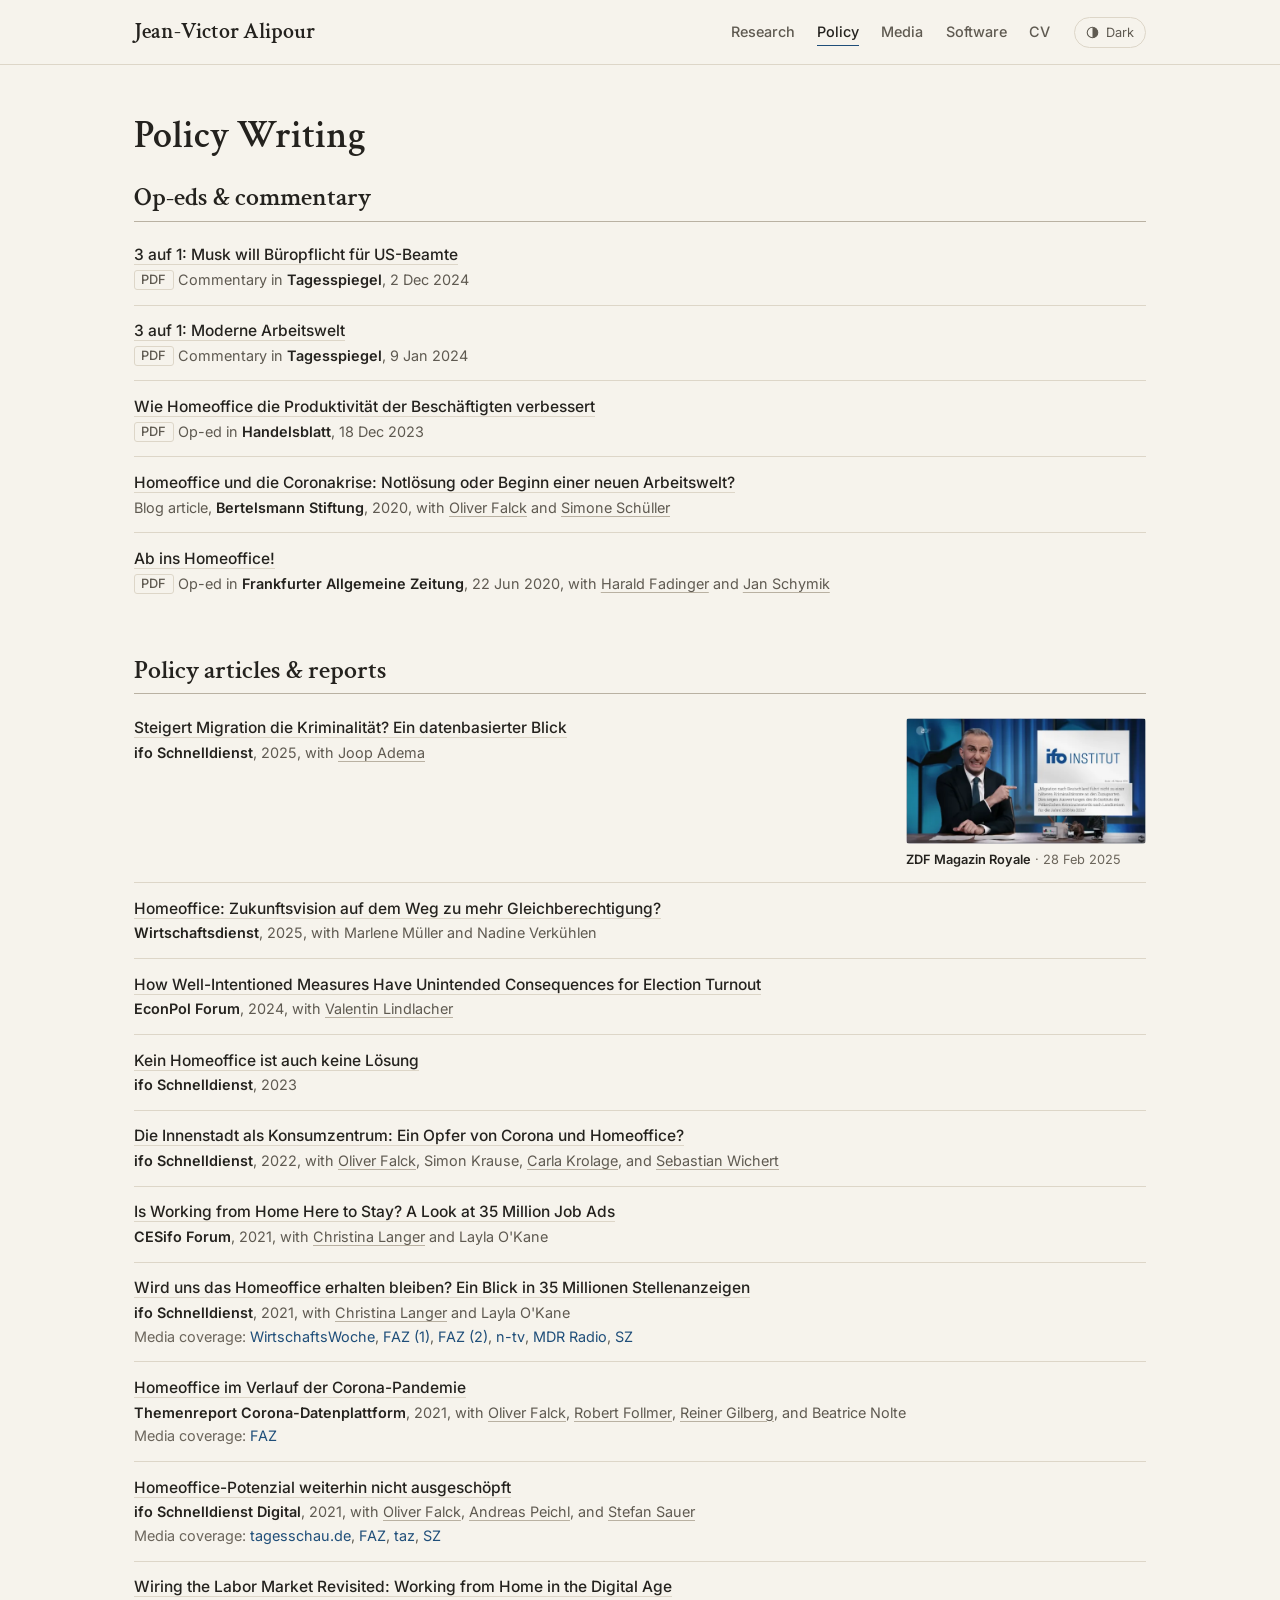
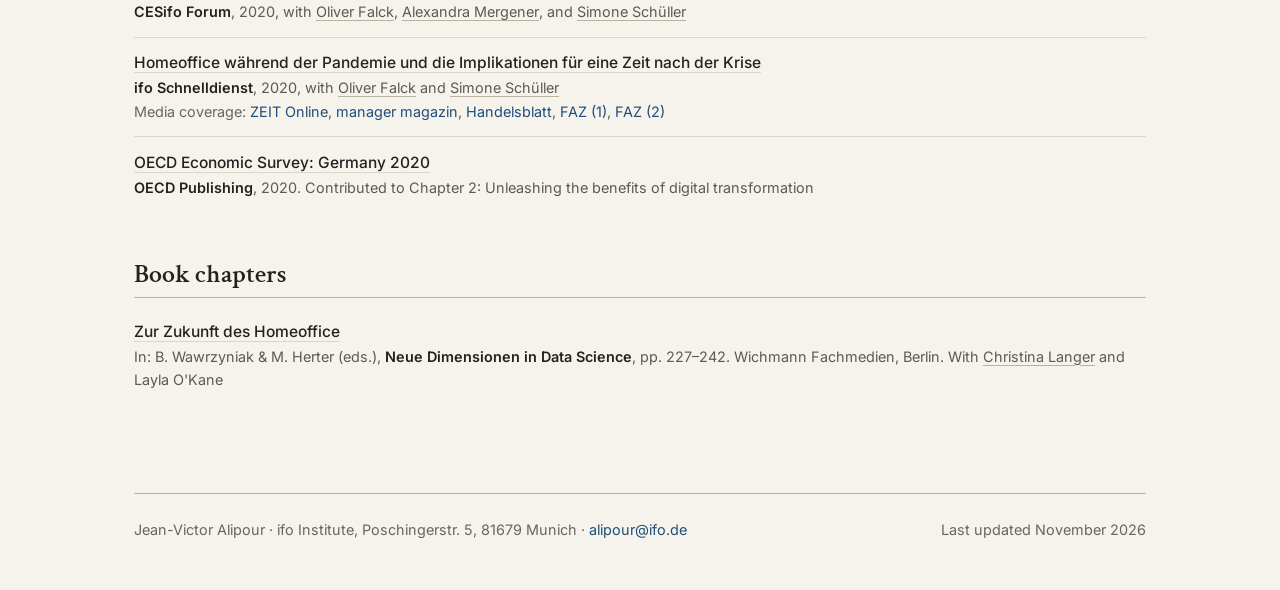
<file: policy.html>
<!DOCTYPE html>
<html lang="en">
<head>
    <meta charset="UTF-8">
    <meta name="viewport" content="width=device-width, initial-scale=1.0">
    <script>try{var t=localStorage.getItem('theme');if(t==='dark'||(!t&&matchMedia('(prefers-color-scheme: dark)').matches))document.documentElement.dataset.theme='dark';}catch(e){}</script>
    <title>Policy – Jean-Victor Alipour</title>
    <meta name="description" content="Policy reports, op-eds, and book chapters by Jean-Victor Alipour on working from home, the labor market, and migration.">
    <meta name="author" content="Jean-Victor Alipour">
    <link rel="canonical" href="https://jv-alipour.github.io/policy.html">
    <meta property="og:type" content="website">
    <meta property="og:site_name" content="Jean-Victor Alipour">
    <meta property="og:title" content="Policy – Jean-Victor Alipour">
    <meta property="og:description" content="Policy reports, op-eds, and book chapters by Jean-Victor Alipour on working from home, the labor market, and migration.">
    <meta property="og:url" content="https://jv-alipour.github.io/policy.html">
    <meta property="og:image" content="https://jv-alipour.github.io/img/og-image.jpg?v=4">
    <meta name="twitter:card" content="summary_large_image">
    <meta name="theme-color" content="#f6f3ec" media="(prefers-color-scheme: light)">
    <meta name="theme-color" content="#191918" media="(prefers-color-scheme: dark)">
    <link rel="icon" href="data:image/svg+xml,%3Csvg xmlns='http://www.w3.org/2000/svg' viewBox='0 0 32 32'%3E%3Crect width='32' height='32' rx='5' fill='%231f4e79'/%3E%3Ctext x='16' y='21.5' font-family='Georgia,serif' font-size='13' fill='white' text-anchor='middle'%3EJVA%3C/text%3E%3C/svg%3E">
    <link rel="preload" href="fonts/inter-variable.woff2" as="font" type="font/woff2" crossorigin>
    <link rel="preload" href="fonts/crimson-text-600.woff2" as="font" type="font/woff2" crossorigin>
    <link rel="stylesheet" href="style.css">
</head>
<body>
    <svg width="0" height="0" style="position:absolute" aria-hidden="true"><symbol id="i-scholar" viewBox="0 0 24 24"><g fill="currentColor"><path d="M5.242 13.769L0 9.5 12 0l12 9.5-5.242 4.269C17.548 11.249 14.978 9.5 12 9.5c-2.977 0-5.548 1.748-6.758 4.269zM12 10a7 7 0 1 0 0 14 7 7 0 0 0 0-14z"/></g></symbol><symbol id="i-bluesky" viewBox="0 0 24 24"><g fill="currentColor"><path d="M5.202 2.857C7.954 4.922 10.913 9.11 12 11.358c1.087-2.247 4.046-6.436 6.798-8.501C20.783 1.366 24 .213 24 3.883c0 .732-.42 6.156-.667 7.037-.856 3.061-3.978 3.842-6.755 3.37 4.854.826 6.089 3.562 3.422 6.299-5.065 5.196-7.28-1.304-7.847-2.97-.104-.305-.152-.448-.153-.327 0-.121-.05.022-.153.327-.568 1.666-2.782 8.166-7.847 2.97-2.667-2.737-1.432-5.473 3.422-6.3-2.777.473-5.899-.308-6.755-3.369C.42 10.04 0 4.615 0 3.883c0-3.67 3.217-2.517 5.202-1.026"/></g></symbol><symbol id="i-x" viewBox="0 0 24 24"><g fill="currentColor"><path d="M14.234 10.162 22.977 0h-2.072l-7.591 8.824L7.251 0H.258l9.168 13.343L.258 24H2.33l8.016-9.318L16.749 24h6.993zm-2.837 3.299-.929-1.329L3.076 1.56h3.182l5.965 8.532.929 1.329 7.754 11.09h-3.182z"/></g></symbol><symbol id="i-github" viewBox="0 0 24 24"><g fill="currentColor"><path d="M12 .297c-6.63 0-12 5.373-12 12 0 5.303 3.438 9.8 8.205 11.385.6.113.82-.258.82-.577 0-.285-.01-1.04-.015-2.04-3.338.724-4.042-1.61-4.042-1.61C4.422 18.07 3.633 17.7 3.633 17.7c-1.087-.744.084-.729.084-.729 1.205.084 1.838 1.236 1.838 1.236 1.07 1.835 2.809 1.305 3.495.998.108-.776.417-1.305.76-1.605-2.665-.3-5.466-1.332-5.466-5.93 0-1.31.465-2.38 1.235-3.22-.135-.303-.54-1.523.105-3.176 0 0 1.005-.322 3.3 1.23.96-.267 1.98-.399 3-.405 1.02.006 2.04.138 3 .405 2.28-1.552 3.285-1.23 3.285-1.23.645 1.653.24 2.873.12 3.176.765.84 1.23 1.91 1.23 3.22 0 4.61-2.805 5.625-5.475 5.92.42.36.81 1.096.81 2.22 0 1.606-.015 2.896-.015 3.286 0 .315.21.69.825.57C20.565 22.092 24 17.592 24 12.297c0-6.627-5.373-12-12-12"/></g></symbol><symbol id="i-tv" viewBox="0 0 24 24"><g fill="none" stroke="currentColor" stroke-width="2" stroke-linecap="round" stroke-linejoin="round"><path d="m17 2-5 5-5-5" /> <rect width="20" height="15" x="2" y="7" rx="2" /></g></symbol><symbol id="i-radio" viewBox="0 0 24 24"><g fill="none" stroke="currentColor" stroke-width="2" stroke-linecap="round" stroke-linejoin="round"><path d="M16.247 7.761a6 6 0 0 1 0 8.478" /> <path d="M19.075 4.933a10 10 0 0 1 0 14.134" /> <path d="M4.925 19.067a10 10 0 0 1 0-14.134" /> <path d="M7.753 16.239a6 6 0 0 1 0-8.478" /> <circle cx="12" cy="12" r="2" /></g></symbol><symbol id="i-print" viewBox="0 0 24 24"><g fill="none" stroke="currentColor" stroke-width="2" stroke-linecap="round" stroke-linejoin="round"><path d="M15 18h-5" /> <path d="M18 14h-8" /> <path d="M4 22h16a2 2 0 0 0 2-2V4a2 2 0 0 0-2-2H8a2 2 0 0 0-2 2v16a2 2 0 0 1-4 0v-9a2 2 0 0 1 2-2h2" /> <rect width="8" height="4" x="10" y="6" rx="1" /></g></symbol><symbol id="i-podcast" viewBox="0 0 24 24"><g fill="none" stroke="currentColor" stroke-width="2" stroke-linecap="round" stroke-linejoin="round"><path d="M3 14h3a2 2 0 0 1 2 2v3a2 2 0 0 1-2 2H5a2 2 0 0 1-2-2v-7a9 9 0 0 1 18 0v7a2 2 0 0 1-2 2h-1a2 2 0 0 1-2-2v-3a2 2 0 0 1 2-2h3" /></g></symbol><symbol id="i-ifo" viewBox="0 0 24 24"><g fill="none" stroke="currentColor" stroke-width="2" stroke-linecap="round" stroke-linejoin="round"><path d="M10 18v-7" /> <path d="M11.119 2.205a2 2 0 0 1 1.762 0l7.84 3.846A.5.5 0 0 1 20.5 7h-17a.5.5 0 0 1-.22-.949z" /> <path d="M14 18v-7" /> <path d="M18 18v-7" /> <path d="M3 22h18" /> <path d="M6 18v-7" /></g></symbol><symbol id="i-mail" viewBox="0 0 24 24"><g fill="none" stroke="currentColor" stroke-width="2" stroke-linecap="round" stroke-linejoin="round"><path d="m22 7-8.991 5.727a2 2 0 0 1-2.009 0L2 7" /> <rect x="2" y="4" width="20" height="16" rx="2" /></g></symbol><symbol id="i-doc" viewBox="0 0 24 24"><g fill="none" stroke="currentColor" stroke-width="2" stroke-linecap="round" stroke-linejoin="round"><path d="M6 22a2 2 0 0 1-2-2V4a2 2 0 0 1 2-2h8a2.4 2.4 0 0 1 1.704.706l3.588 3.588A2.4 2.4 0 0 1 20 8v12a2 2 0 0 1-2 2z" /> <path d="M14 2v5a1 1 0 0 0 1 1h5" /> <path d="M10 9H8" /> <path d="M16 13H8" /> <path d="M16 17H8" /></g></symbol><symbol id="i-pen" viewBox="0 0 24 24"><g fill="none" stroke="currentColor" stroke-width="2" stroke-linecap="round" stroke-linejoin="round"><path d="M13 21h8" /> <path d="M21.174 6.812a1 1 0 0 0-3.986-3.987L3.842 16.174a2 2 0 0 0-.5.83l-1.321 4.352a.5.5 0 0 0 .623.622l4.353-1.32a2 2 0 0 0 .83-.497z" /></g></symbol><symbol id="i-linkedin" viewBox="0 0 24 24"><rect x="2.5" y="2.5" width="19" height="19" rx="3" fill="none" stroke="currentColor" stroke-width="2"/><g fill="currentColor"><circle cx="8" cy="7.6" r="1.4"/><rect x="6.8" y="10" width="2.4" height="7.5"/><path d="M11.2 10h2.3v1.1c.5-.8 1.4-1.3 2.5-1.3 1.9 0 2.8 1.2 2.8 3.3v4.4h-2.4v-4c0-1-.4-1.6-1.2-1.6-.9 0-1.6.6-1.6 1.7v3.9h-2.4z"/></g></symbol></svg>
    <a class="skip" href="#main">Skip to content</a>
    <header class="nav-container">
        <nav class="site-nav" aria-label="Main">
            <a href="index.html" class="logo">Jean-Victor Alipour</a>
            <ul class="nav-links" id="navLinks">
                <li><a href="research.html">Research</a></li>
                <li><a href="policy.html" aria-current="page">Policy</a></li>
                <li><a href="media.html">Media</a></li>
                <li><a href="software.html">Software</a></li>
                <li><a href="cv/cv_alipour.pdf?v=20261029" target="_blank" rel="noopener">CV</a></li>
            </ul>
            <button class="theme-toggle" type="button" aria-label="Switch to dark theme"><svg viewBox="0 0 16 16" aria-hidden="true"><circle cx="8" cy="8" r="6.5" fill="none" stroke="currentColor" stroke-width="1.3"/><path d="M8 1.5a6.5 6.5 0 0 1 0 13z" fill="currentColor"/></svg><span class="theme-label">Dark</span></button>
            <button class="menu-toggle" type="button" onclick="toggleMenu()" aria-label="Menu" aria-controls="navLinks" aria-expanded="false">
                <span></span><span></span><span></span>
            </button>
        </nav>
    </header>

    <main class="main-container" id="main">
        <h1 class="section-title">Policy Writing</h1>
        <h2 class="sub-head">Op-eds &amp; commentary</h2>
        <ul class="entry-list">
            <li>
                <a class="entry-title" href="articles/tagesspiegel_20241202.pdf" target="_blank" rel="noopener">3 auf 1: Musk will Büropflicht für US-Beamte</a>
                <span class="entry-meta"><span class="pill">PDF</span> Commentary in <span class="outlet">Tagesspiegel</span>, 2 Dec 2024</span>
            </li>
            <li>
                <a class="entry-title" href="articles/tagesspiegel_20240109.pdf" target="_blank" rel="noopener">3 auf 1: Moderne Arbeitswelt</a>
                <span class="entry-meta"><span class="pill">PDF</span> Commentary in <span class="outlet">Tagesspiegel</span>, 9 Jan 2024</span>
            </li>
            <li>
                <a class="entry-title" href="articles/handelsblatt_20231218.pdf" target="_blank" rel="noopener">Wie Homeoffice die Produktivität der Beschäftigten verbessert</a>
                <span class="entry-meta"><span class="pill">PDF</span> Op-ed in <span class="outlet">Handelsblatt</span>, 18 Dec 2023</span>
            </li>
            <li>
                <a class="entry-title" href="https://inclusive-productivity.de/homeoffice-und-die-coronakrise-notloesung-oder-der-beginn-einer-neuen-arbeitswelt/" target="_blank" rel="noopener">Homeoffice und die Coronakrise: Notlösung oder Beginn einer neuen Arbeitswelt?</a>
                <span class="entry-meta">Blog article, <span class="outlet">Bertelsmann Stiftung</span>, 2020, with <a class="coauthor" href="https://www.ifo.de/en/falck-o" target="_blank" rel="noopener">Oliver Falck</a> and <a class="coauthor" href="https://www.dji.de/en/about-us/employees/detailview/mitarbeiter/simone-schueller.html" target="_blank" rel="noopener">Simone Schüller</a></span>
            </li>
            <li>
                <a class="entry-title" href="articles/faz_20200622.pdf" target="_blank" rel="noopener">Ab ins Homeoffice!</a>
                <span class="entry-meta"><span class="pill">PDF</span> Op-ed in <span class="outlet">Frankfurter Allgemeine Zeitung</span>, 22 Jun 2020, with <a class="coauthor" href="https://sites.google.com/view/harald-fadinger/" target="_blank" rel="noopener">Harald Fadinger</a> and <a class="coauthor" href="http://janschymik.de/" target="_blank" rel="noopener">Jan Schymik</a></span>
            </li>
        </ul>
        <h2 class="sub-head">Policy articles &amp; reports</h2>
        <ul class="entry-list">
            <li class="has-figure">
                <div class="entry-body">
                <a class="entry-title" href="https://www.ifo.de/publikationen/2025/aufsatz-zeitschrift/steigert-migration-die-kriminalitaet-ein-datenbasierter-blick" target="_blank" rel="noopener">Steigert Migration die Kriminalität? Ein datenbasierter Blick</a>
                <span class="entry-meta"><span class="outlet">ifo Schnelldienst</span>, 2025, with <a class="coauthor" href="https://jopieadema.github.io/" target="_blank" rel="noopener">Joop Adema</a></span>
                </div>
                <figure class="shot shot-side"><a href="https://www.youtube.com/watch?v=apnde-Dpq8E&amp;t=625s" target="_blank" rel="noopener"><img src="img/tv_zdf_magazin_royale_20250228.webp" alt="ZDF Magazin Royale showing the ifo finding that migration does not raise crime rates" width="584" height="306" loading="lazy"></a><figcaption><b>ZDF Magazin Royale</b> · 28 Feb 2025</figcaption></figure>
            </li>
            <li>
                <a class="entry-title" href="https://www.wirtschaftsdienst.eu/inhalt/jahr/2025/heft/1/beitrag/homeoffice-zukunftsvision-auf-dem-weg-zu-mehr-gleichberechtigung.html" target="_blank" rel="noopener">Homeoffice: Zukunftsvision auf dem Weg zu mehr Gleichberechtigung?</a>
                <span class="entry-meta"><span class="outlet">Wirtschaftsdienst</span>, 2025, with Marlene Müller and Nadine Verkühlen</span>
            </li>
            <li>
                <a class="entry-title" href="https://www.cesifo.org/DocDL/econpol-forum-2024-4-alipour-lindlacher-well-intended-measures.pdf" target="_blank" rel="noopener">How Well-Intentioned Measures Have Unintended Consequences for Election Turnout</a>
                <span class="entry-meta"><span class="outlet">EconPol Forum</span>, 2024, with <a class="coauthor" href="https://lindlacher.com/" target="_blank" rel="noopener">Valentin Lindlacher</a></span>
            </li>
            <li>
                <a class="entry-title" href="https://www.ifo.de/publikationen/2023/aufsatz-zeitschrift/kein-homeoffice-ist-auch-keine-loesung" target="_blank" rel="noopener">Kein Homeoffice ist auch keine Lösung</a>
                <span class="entry-meta"><span class="outlet">ifo Schnelldienst</span>, 2023</span>
            </li>
            <li>
                <a class="entry-title" href="https://www.ifo.de/publikationen/2022/aufsatz-zeitschrift/die-innenstadt-als-konsumzentrum-ein-opfer-von-corona-und" target="_blank" rel="noopener">Die Innenstadt als Konsumzentrum: Ein Opfer von Corona und Homeoffice?</a>
                <span class="entry-meta"><span class="outlet">ifo Schnelldienst</span>, 2022, with <a class="coauthor" href="https://www.ifo.de/en/falck-o" target="_blank" rel="noopener">Oliver Falck</a>, Simon Krause, <a class="coauthor" href="https://sites.google.com/view/carlakrolage" target="_blank" rel="noopener">Carla Krolage</a>, and <a class="coauthor" href="https://sites.google.com/view/sebastianwichert/home" target="_blank" rel="noopener">Sebastian Wichert</a></span>
            </li>
            <li>
                <a class="entry-title" href="https://www.ifo.de/en/cesifo/publikationen/2021/article-journal/working-home-here-stay-look-35-million-job-ads" target="_blank" rel="noopener">Is Working from Home Here to Stay? A Look at 35 Million Job Ads</a>
                <span class="entry-meta"><span class="outlet">CESifo Forum</span>, 2021, with <a class="coauthor" href="https://www.christinalanger.com/" target="_blank" rel="noopener">Christina Langer</a> and Layla O'Kane</span>
            </li>
            <li>
                <a class="entry-title" href="https://www.ifo.de/publikationen/2021/aufsatz-zeitschrift/wird-uns-das-homeoffice-erhalten-bleiben-ein-blick-35" target="_blank" rel="noopener">Wird uns das Homeoffice erhalten bleiben? Ein Blick in 35 Millionen Stellenanzeigen</a>
                <span class="entry-meta"><span class="outlet">ifo Schnelldienst</span>, 2021, with <a class="coauthor" href="https://www.christinalanger.com/" target="_blank" rel="noopener">Christina Langer</a> and Layla O'Kane</span>
                <span class="entry-meta"><span class="meta-label">Media coverage:</span> <a href="https://www.wiwo.de/erfolg/beruf/studie-zu-arbeitsformen-das-sind-die-deutschen-homeoffice-hochburgen/27622636.html" target="_blank" rel="noopener">WirtschaftsWoche</a>, <a href="https://www.faz.net/aktuell/wirtschaft/unternehmen/homeoffice-angebot-in-jobanzeigen-seit-2019-mehr-als-verdreifacht-17541598.html" target="_blank" rel="noopener">FAZ (1)</a>, <a href="https://www.faz.net/aktuell/karriere-hochschule/hybrides-arbeiten-wie-das-buero-der-zukunft-aussieht-17870539.html" target="_blank" rel="noopener">FAZ (2)</a>, <a href="https://www.n-tv.de/ticker/Stellenanzeigen-fuer-Homeoffice-Taetigkeiten-stark-gestiegen-article22809968.html" target="_blank" rel="noopener">n-tv</a>, <a href="https://www.mdr.de/nachrichten/deutschland/politik/corona-homeoffice-veraenderungen-arbeitswelt-ausblick-100.html" target="_blank" rel="noopener">MDR Radio</a>, <a href="https://www.sueddeutsche.de/wirtschaft/home-office-corona-pandemie-1.5413746" target="_blank" rel="noopener">SZ</a></span>
            </li>
            <li>
                <a class="entry-title" href="https://corona-datenplattform.de/uploads/admin/Themenreport02.pdf" target="_blank" rel="noopener">Homeoffice im Verlauf der Corona-Pandemie</a>
                <span class="entry-meta"><span class="outlet">Themenreport Corona-Datenplattform</span>, 2021, with <a class="coauthor" href="https://www.ifo.de/en/falck-o" target="_blank" rel="noopener">Oliver Falck</a>, <a class="coauthor" href="https://www.infas.de/forschung-mobilitaet/" target="_blank" rel="noopener">Robert Follmer</a>, <a class="coauthor" href="https://www.infas.de/statistik-und-analytische-verfahren/" target="_blank" rel="noopener">Reiner Gilberg</a>, and Beatrice Nolte</span>
                <span class="entry-meta"><span class="meta-label">Media coverage:</span> <a href="https://www.faz.net/aktuell/karriere-hochschule/fast-sechs-von-zehn-beschaeftigten-in-ballungsraeumen-koennten-ins-homeoffice-17440682.html" target="_blank" rel="noopener">FAZ</a></span>
            </li>
            <li>
                <a class="entry-title" href="https://www.ifo.de/publikationen/2021/aufsatz-zeitschrift/homeoffice-potenzial-weiterhin-nicht-ausgeschoepft" target="_blank" rel="noopener">Homeoffice-Potenzial weiterhin nicht ausgeschöpft</a>
                <span class="entry-meta"><span class="outlet">ifo Schnelldienst Digital</span>, 2021, with <a class="coauthor" href="https://www.ifo.de/en/falck-o" target="_blank" rel="noopener">Oliver Falck</a>, <a class="coauthor" href="https://www.ifo.de/en/peichl-a" target="_blank" rel="noopener">Andreas Peichl</a>, and <a class="coauthor" href="https://www.ifo.de/en/sauer-s" target="_blank" rel="noopener">Stefan Sauer</a></span>
                <span class="entry-meta"><span class="meta-label">Media coverage:</span> <a href="https://www.tagesschau.de/wirtschaft/verbraucher/home-office-pflicht-arbeitnehmer-ifo-101.html" target="_blank" rel="noopener">tagesschau.de</a>, <a href="https://www.faz.net/aktuell/karriere-hochschule/buero-co/homeoffice-potential-in-corona-krise-bei-weitem-nicht-ausgeschoepft-17224929.html" target="_blank" rel="noopener">FAZ</a>, <a href="https://taz.de/!5750884/" target="_blank" rel="noopener">taz</a>, <a href="https://www.sueddeutsche.de/karriere/arbeit-ifo-homeoffice-potenzial-laengst-nicht-ausgeschoepft-dpa.urn-newsml-dpa-com-20090101-210215-99-449479" target="_blank" rel="noopener">SZ</a></span>
            </li>
            <li>
                <a class="entry-title" href="https://www.ifo.de/en/cesifo/publications/2020/article-journal/wiring-labor-market-revisited-working-home-digital-age" target="_blank" rel="noopener">Wiring the Labor Market Revisited: Working from Home in the Digital Age</a>
                <span class="entry-meta"><span class="outlet">CESifo Forum</span>, 2020, with <a class="coauthor" href="https://www.ifo.de/en/falck-o" target="_blank" rel="noopener">Oliver Falck</a>, <a class="coauthor" href="https://www.bibb.de/de/26480_alexandra_mergener.php" target="_blank" rel="noopener">Alexandra Mergener</a>, and <a class="coauthor" href="https://www.dji.de/en/about-us/employees/detailview/mitarbeiter/simone-schueller.html" target="_blank" rel="noopener">Simone Schüller</a></span>
            </li>
            <li>
                <a class="entry-title" href="https://www.ifo.de/publikationen/2020/aufsatz-zeitschrift/homeoffice-waehrend-der-pandemie-und-die-implikationen" target="_blank" rel="noopener">Homeoffice während der Pandemie und die Implikationen für eine Zeit nach der Krise</a>
                <span class="entry-meta"><span class="outlet">ifo Schnelldienst</span>, 2020, with <a class="coauthor" href="https://www.ifo.de/en/falck-o" target="_blank" rel="noopener">Oliver Falck</a> and <a class="coauthor" href="https://www.dji.de/en/about-us/employees/detailview/mitarbeiter/simone-schueller.html" target="_blank" rel="noopener">Simone Schüller</a></span>
                <span class="entry-meta"><span class="meta-label">Media coverage:</span> <a href="https://www.zeit.de/arbeit/2020-07/homeoffice-deutsche-unternehmen-ifo-institut-studie-corona-krise" target="_blank" rel="noopener">ZEIT Online</a>, <a href="https://www.manager-magazin.de/politik/deutschland/hessen-schlaegt-steuerpauschale-fuers-homeoffice-vor-a-7b937bc5-d5c6-49f9-86b2-6de74eb39777" target="_blank" rel="noopener">manager magazin</a>, <a href="https://www.handelsblatt.com/politik/deutschland/studie-homeoffice-boom-koennte-corona-pandemie-ueberdauern/26002678.html" target="_blank" rel="noopener">Handelsblatt</a>, <a href="https://www.faz.net/aktuell/wirtschaft/homeoffice-als-dauerloesung-nicht-nur-siemens-schmiedet-schon-plaene-16864098.html" target="_blank" rel="noopener">FAZ (1)</a>, <a href="https://www.faz.net/aktuell/karriere-hochschule/buero-co/der-siegeszug-des-homeoffice-16859055.html" target="_blank" rel="noopener">FAZ (2)</a></span>
            </li>
            <li>
                <a class="entry-title" href="https://www.oecd.org/en/publications/oecd-economic-surveys-germany-2020_91973c69-en.html" target="_blank" rel="noopener">OECD Economic Survey: Germany 2020</a>
                <span class="entry-meta"><span class="outlet">OECD Publishing</span>, 2020. Contributed to Chapter 2: Unleashing the benefits of digital transformation</span>
            </li>
        </ul>
        <h2 class="sub-head">Book chapters</h2>
        <ul class="entry-list">
            <li>
                <a class="entry-title" href="https://www.vde-verlag.de/buecher/537721/neue-dimensionen-in-data-science.html" target="_blank" rel="noopener">Zur Zukunft des Homeoffice</a>
                <span class="entry-meta">In: B. Wawrzyniak &amp; M. Herter (eds.), <span class="outlet">Neue Dimensionen in Data Science</span>, pp. 227–242. Wichmann Fachmedien, Berlin. With <a class="coauthor" href="https://www.christinalanger.com/" target="_blank" rel="noopener">Christina Langer</a> and Layla O'Kane</span>
            </li>
        </ul>
    </main>

    <footer class="site-footer">
        <div class="site-footer-inner">
            <p>Jean-Victor Alipour · ifo Institute, Poschingerstr. 5, 81679 Munich · <a href="mailto:alipour@ifo.de">alipour@ifo.de</a></p>
            <p>Last updated November 2026</p>
        </div>
    </footer>

    <script src="script.js"></script>
</body>
</html>
</file>
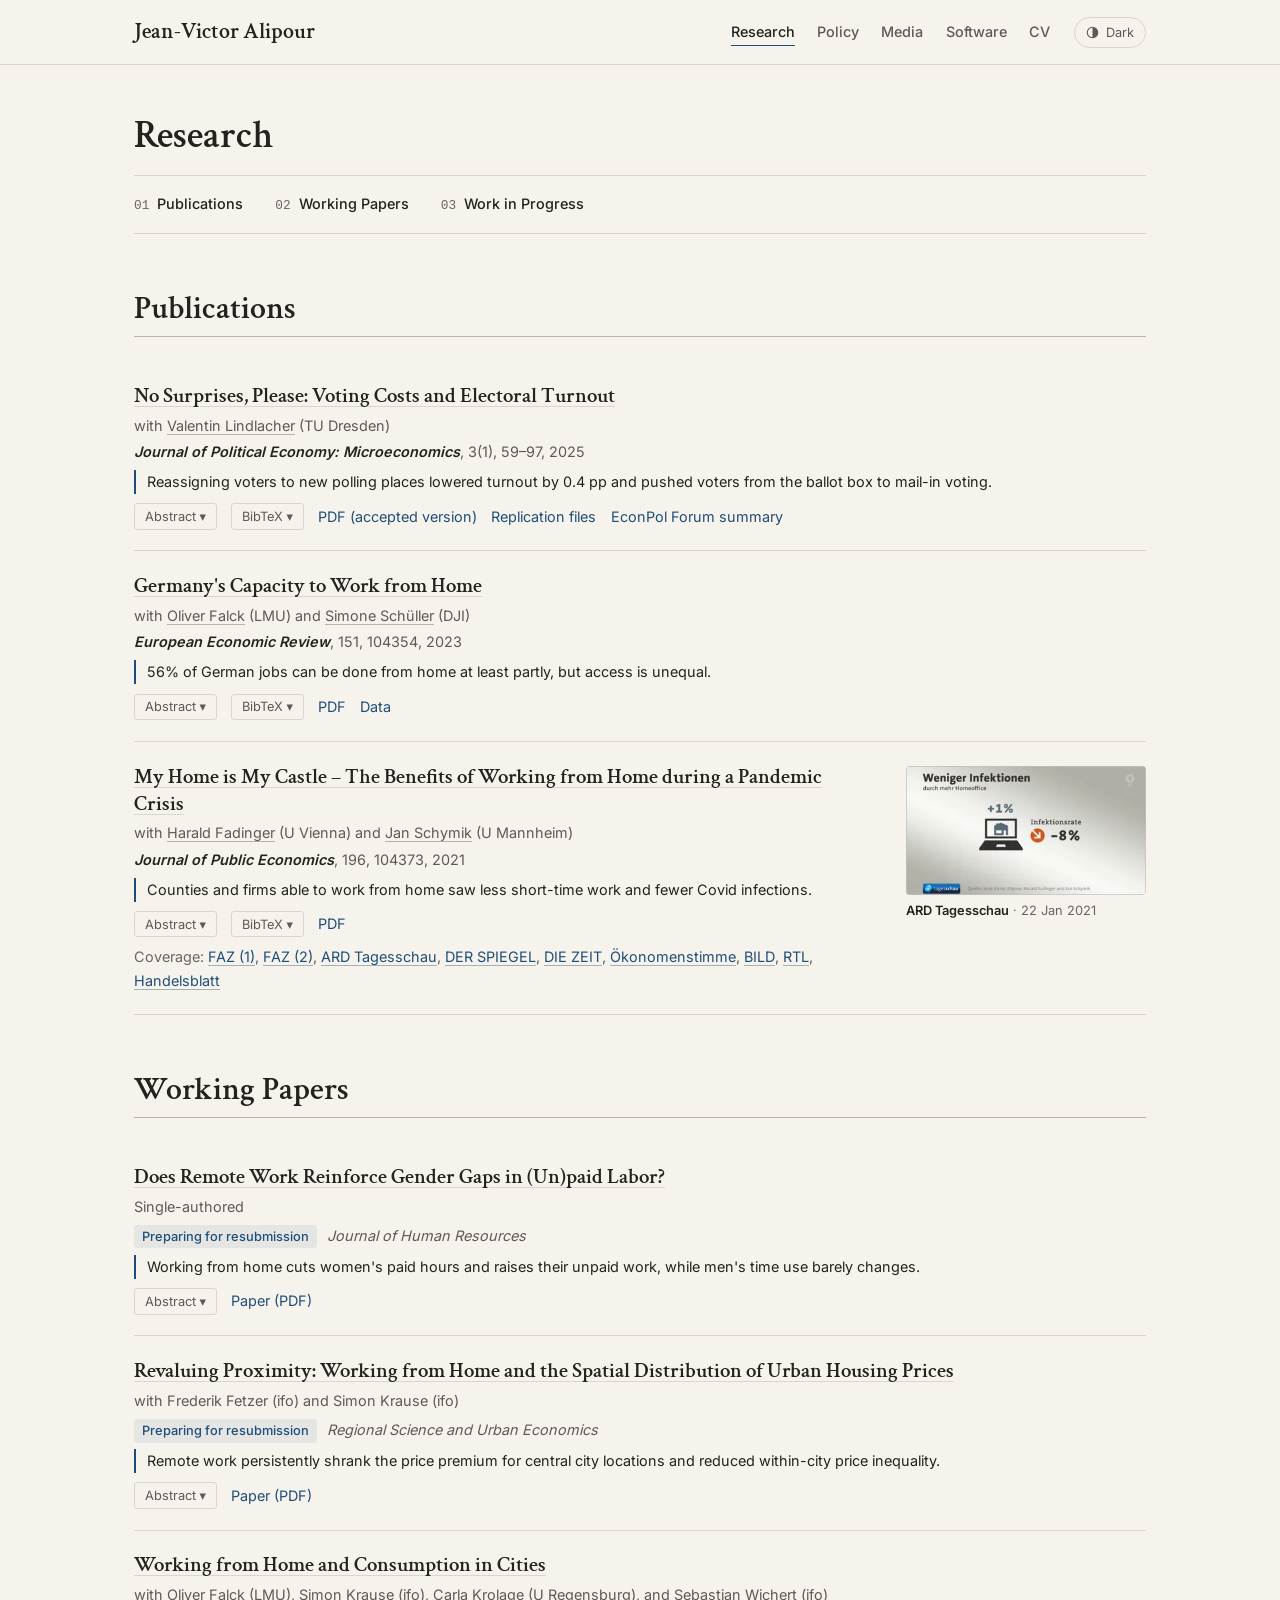
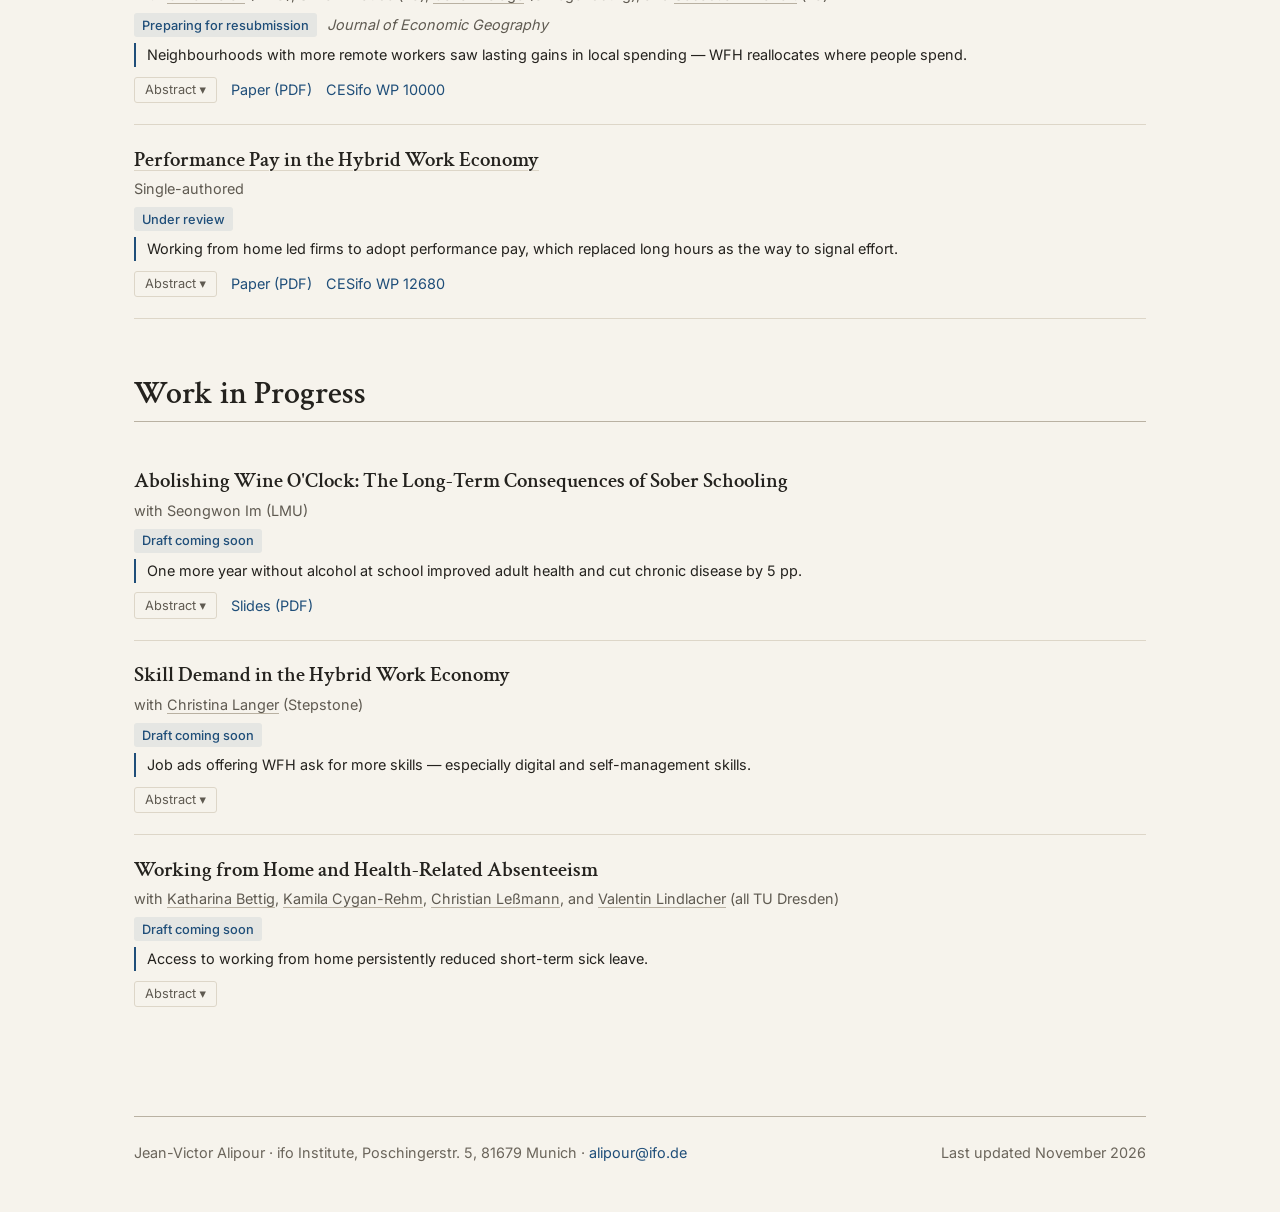
<file: research.html>
<!DOCTYPE html>
<html lang="en">
<head>
    <meta charset="UTF-8">
    <meta name="viewport" content="width=device-width, initial-scale=1.0">
    <script>try{var t=localStorage.getItem('theme');if(t==='dark'||(!t&&matchMedia('(prefers-color-scheme: dark)').matches))document.documentElement.dataset.theme='dark';}catch(e){}</script>
    <title>Research – Jean-Victor Alipour</title>
    <meta name="description" content="Publications, working papers, and work in progress by Jean-Victor Alipour on working from home, the future of work, housing, consumption, and voting.">
    <meta name="author" content="Jean-Victor Alipour">
    <link rel="canonical" href="https://jv-alipour.github.io/research.html">
    <meta property="og:type" content="website">
    <meta property="og:site_name" content="Jean-Victor Alipour">
    <meta property="og:title" content="Research – Jean-Victor Alipour">
    <meta property="og:description" content="Publications, working papers, and work in progress by Jean-Victor Alipour on working from home, the future of work, housing, consumption, and voting.">
    <meta property="og:url" content="https://jv-alipour.github.io/research.html">
    <meta property="og:image" content="https://jv-alipour.github.io/img/og-image.jpg?v=4">
    <meta name="twitter:card" content="summary_large_image">
    <meta name="theme-color" content="#f6f3ec" media="(prefers-color-scheme: light)">
    <meta name="theme-color" content="#191918" media="(prefers-color-scheme: dark)">
    <link rel="icon" href="data:image/svg+xml,%3Csvg xmlns='http://www.w3.org/2000/svg' viewBox='0 0 32 32'%3E%3Crect width='32' height='32' rx='5' fill='%231f4e79'/%3E%3Ctext x='16' y='21.5' font-family='Georgia,serif' font-size='13' fill='white' text-anchor='middle'%3EJVA%3C/text%3E%3C/svg%3E">
    <link rel="preload" href="fonts/inter-variable.woff2" as="font" type="font/woff2" crossorigin>
    <link rel="preload" href="fonts/crimson-text-600.woff2" as="font" type="font/woff2" crossorigin>
    <link rel="stylesheet" href="style.css">
</head>
<body>
    <svg width="0" height="0" style="position:absolute" aria-hidden="true"><symbol id="i-scholar" viewBox="0 0 24 24"><g fill="currentColor"><path d="M5.242 13.769L0 9.5 12 0l12 9.5-5.242 4.269C17.548 11.249 14.978 9.5 12 9.5c-2.977 0-5.548 1.748-6.758 4.269zM12 10a7 7 0 1 0 0 14 7 7 0 0 0 0-14z"/></g></symbol><symbol id="i-bluesky" viewBox="0 0 24 24"><g fill="currentColor"><path d="M5.202 2.857C7.954 4.922 10.913 9.11 12 11.358c1.087-2.247 4.046-6.436 6.798-8.501C20.783 1.366 24 .213 24 3.883c0 .732-.42 6.156-.667 7.037-.856 3.061-3.978 3.842-6.755 3.37 4.854.826 6.089 3.562 3.422 6.299-5.065 5.196-7.28-1.304-7.847-2.97-.104-.305-.152-.448-.153-.327 0-.121-.05.022-.153.327-.568 1.666-2.782 8.166-7.847 2.97-2.667-2.737-1.432-5.473 3.422-6.3-2.777.473-5.899-.308-6.755-3.369C.42 10.04 0 4.615 0 3.883c0-3.67 3.217-2.517 5.202-1.026"/></g></symbol><symbol id="i-x" viewBox="0 0 24 24"><g fill="currentColor"><path d="M14.234 10.162 22.977 0h-2.072l-7.591 8.824L7.251 0H.258l9.168 13.343L.258 24H2.33l8.016-9.318L16.749 24h6.993zm-2.837 3.299-.929-1.329L3.076 1.56h3.182l5.965 8.532.929 1.329 7.754 11.09h-3.182z"/></g></symbol><symbol id="i-github" viewBox="0 0 24 24"><g fill="currentColor"><path d="M12 .297c-6.63 0-12 5.373-12 12 0 5.303 3.438 9.8 8.205 11.385.6.113.82-.258.82-.577 0-.285-.01-1.04-.015-2.04-3.338.724-4.042-1.61-4.042-1.61C4.422 18.07 3.633 17.7 3.633 17.7c-1.087-.744.084-.729.084-.729 1.205.084 1.838 1.236 1.838 1.236 1.07 1.835 2.809 1.305 3.495.998.108-.776.417-1.305.76-1.605-2.665-.3-5.466-1.332-5.466-5.93 0-1.31.465-2.38 1.235-3.22-.135-.303-.54-1.523.105-3.176 0 0 1.005-.322 3.3 1.23.96-.267 1.98-.399 3-.405 1.02.006 2.04.138 3 .405 2.28-1.552 3.285-1.23 3.285-1.23.645 1.653.24 2.873.12 3.176.765.84 1.23 1.91 1.23 3.22 0 4.61-2.805 5.625-5.475 5.92.42.36.81 1.096.81 2.22 0 1.606-.015 2.896-.015 3.286 0 .315.21.69.825.57C20.565 22.092 24 17.592 24 12.297c0-6.627-5.373-12-12-12"/></g></symbol><symbol id="i-tv" viewBox="0 0 24 24"><g fill="none" stroke="currentColor" stroke-width="2" stroke-linecap="round" stroke-linejoin="round"><path d="m17 2-5 5-5-5" /> <rect width="20" height="15" x="2" y="7" rx="2" /></g></symbol><symbol id="i-radio" viewBox="0 0 24 24"><g fill="none" stroke="currentColor" stroke-width="2" stroke-linecap="round" stroke-linejoin="round"><path d="M16.247 7.761a6 6 0 0 1 0 8.478" /> <path d="M19.075 4.933a10 10 0 0 1 0 14.134" /> <path d="M4.925 19.067a10 10 0 0 1 0-14.134" /> <path d="M7.753 16.239a6 6 0 0 1 0-8.478" /> <circle cx="12" cy="12" r="2" /></g></symbol><symbol id="i-print" viewBox="0 0 24 24"><g fill="none" stroke="currentColor" stroke-width="2" stroke-linecap="round" stroke-linejoin="round"><path d="M15 18h-5" /> <path d="M18 14h-8" /> <path d="M4 22h16a2 2 0 0 0 2-2V4a2 2 0 0 0-2-2H8a2 2 0 0 0-2 2v16a2 2 0 0 1-4 0v-9a2 2 0 0 1 2-2h2" /> <rect width="8" height="4" x="10" y="6" rx="1" /></g></symbol><symbol id="i-podcast" viewBox="0 0 24 24"><g fill="none" stroke="currentColor" stroke-width="2" stroke-linecap="round" stroke-linejoin="round"><path d="M3 14h3a2 2 0 0 1 2 2v3a2 2 0 0 1-2 2H5a2 2 0 0 1-2-2v-7a9 9 0 0 1 18 0v7a2 2 0 0 1-2 2h-1a2 2 0 0 1-2-2v-3a2 2 0 0 1 2-2h3" /></g></symbol><symbol id="i-ifo" viewBox="0 0 24 24"><g fill="none" stroke="currentColor" stroke-width="2" stroke-linecap="round" stroke-linejoin="round"><path d="M10 18v-7" /> <path d="M11.119 2.205a2 2 0 0 1 1.762 0l7.84 3.846A.5.5 0 0 1 20.5 7h-17a.5.5 0 0 1-.22-.949z" /> <path d="M14 18v-7" /> <path d="M18 18v-7" /> <path d="M3 22h18" /> <path d="M6 18v-7" /></g></symbol><symbol id="i-mail" viewBox="0 0 24 24"><g fill="none" stroke="currentColor" stroke-width="2" stroke-linecap="round" stroke-linejoin="round"><path d="m22 7-8.991 5.727a2 2 0 0 1-2.009 0L2 7" /> <rect x="2" y="4" width="20" height="16" rx="2" /></g></symbol><symbol id="i-doc" viewBox="0 0 24 24"><g fill="none" stroke="currentColor" stroke-width="2" stroke-linecap="round" stroke-linejoin="round"><path d="M6 22a2 2 0 0 1-2-2V4a2 2 0 0 1 2-2h8a2.4 2.4 0 0 1 1.704.706l3.588 3.588A2.4 2.4 0 0 1 20 8v12a2 2 0 0 1-2 2z" /> <path d="M14 2v5a1 1 0 0 0 1 1h5" /> <path d="M10 9H8" /> <path d="M16 13H8" /> <path d="M16 17H8" /></g></symbol><symbol id="i-pen" viewBox="0 0 24 24"><g fill="none" stroke="currentColor" stroke-width="2" stroke-linecap="round" stroke-linejoin="round"><path d="M13 21h8" /> <path d="M21.174 6.812a1 1 0 0 0-3.986-3.987L3.842 16.174a2 2 0 0 0-.5.83l-1.321 4.352a.5.5 0 0 0 .623.622l4.353-1.32a2 2 0 0 0 .83-.497z" /></g></symbol><symbol id="i-linkedin" viewBox="0 0 24 24"><rect x="2.5" y="2.5" width="19" height="19" rx="3" fill="none" stroke="currentColor" stroke-width="2"/><g fill="currentColor"><circle cx="8" cy="7.6" r="1.4"/><rect x="6.8" y="10" width="2.4" height="7.5"/><path d="M11.2 10h2.3v1.1c.5-.8 1.4-1.3 2.5-1.3 1.9 0 2.8 1.2 2.8 3.3v4.4h-2.4v-4c0-1-.4-1.6-1.2-1.6-.9 0-1.6.6-1.6 1.7v3.9h-2.4z"/></g></symbol></svg>
    <a class="skip" href="#main">Skip to content</a>
    <header class="nav-container">
        <nav class="site-nav" aria-label="Main">
            <a href="index.html" class="logo">Jean-Victor Alipour</a>
            <ul class="nav-links" id="navLinks">
                <li><a href="research.html" aria-current="page">Research</a></li>
                <li><a href="policy.html">Policy</a></li>
                <li><a href="media.html">Media</a></li>
                <li><a href="software.html">Software</a></li>
                <li><a href="cv/cv_alipour.pdf?v=20261029" target="_blank" rel="noopener">CV</a></li>
            </ul>
            <button class="theme-toggle" type="button" aria-label="Switch to dark theme"><svg viewBox="0 0 16 16" aria-hidden="true"><circle cx="8" cy="8" r="6.5" fill="none" stroke="currentColor" stroke-width="1.3"/><path d="M8 1.5a6.5 6.5 0 0 1 0 13z" fill="currentColor"/></svg><span class="theme-label">Dark</span></button>
            <button class="menu-toggle" type="button" onclick="toggleMenu()" aria-label="Menu" aria-controls="navLinks" aria-expanded="false">
                <span></span><span></span><span></span>
            </button>
        </nav>
    </header>

    <main class="main-container" id="main">
        <h1 class="section-title">Research</h1>
        <nav class="section-index" aria-label="On this page">
            <a href="#publications"><span>01</span>Publications</a>
            <a href="#working-papers"><span>02</span>Working Papers</a>
            <a href="#work-in-progress"><span>03</span>Work in Progress</a>
        </nav>

        <h2 class="section-title" id="publications">Publications</h2>
        <article class="paper-item">
            <h3 class="paper-title"><a href="https://doi.org/10.1086/732243" target="_blank" rel="noopener">No Surprises, Please: Voting Costs and Electoral Turnout</a></h3>
            <div class="paper-authors">with <a class="coauthor" href="https://lindlacher.com/" target="_blank" rel="noopener">Valentin Lindlacher</a> (TU Dresden)</div>
            <div class="paper-venue"><em>Journal of Political Economy: Microeconomics</em>, 3(1), 59–97, 2025</div>
            <p class="paper-takeaway">Reassigning voters to new polling places lowered turnout by 0.4 pp and pushed voters from the ballot box to mail-in voting.</p>
            <div class="paper-links">
                <button class="abstract-toggle" type="button" onclick="toggleAbstract(this)" aria-expanded="false" aria-controls="abs-voting">Abstract</button>
                <button class="abstract-toggle" type="button" onclick="toggleAbstract(this)" aria-expanded="false" aria-controls="bib-voting">BibTeX</button>
                <a href="papers/alipour_lindlacher_no_surprises.pdf" target="_blank" rel="noopener">PDF (accepted version)</a>
                <a href="https://doi.org/10.7910/DVN/MHHNJV" target="_blank" rel="noopener">Replication files</a>
                <a href="https://www.cesifo.org/DocDL/econpol-forum-2024-4-alipour-lindlacher-well-intended-measures.pdf" target="_blank" rel="noopener">EconPol Forum summary</a>
            </div>
            <div class="paper-abstract" id="abs-voting" hidden="until-found">Can well-intentioned policies create barriers to voting? Election administrators in Munich (Germany) recruit new polling places and control precinct sizes to improve voting accessibility, creating variation in the assignment of citizens to polling locations. Event study estimates suggest that polling place reassignments cause a persistent shift from in-person to mail-in voting and a transitory drop in total turnout of 0.4 percentage points (0.6%). The results are consistent with inattention to reassignments, causing some voters to miss requesting mail-in ballots and temporarily abstain from voting. Reassignments depress turnout more in elderly-heavy precincts and when distance to the polling location increases.</div>
            <pre class="paper-bibtex" id="bib-voting" hidden="until-found">@article{AlipourLindlacher2025,
  title   = {No Surprises, Please: Voting Costs and Electoral Turnout},
  author  = {Alipour, Jean-Victor and Lindlacher, Valentin},
  journal = {Journal of Political Economy Microeconomics},
  volume  = {3},
  number  = {1},
  pages   = {59--97},
  year    = {2025},
  doi     = {10.1086/732243}
}</pre>
        </article>
        <article class="paper-item">
            <h3 class="paper-title"><a href="https://doi.org/10.1016/j.euroecorev.2022.104354" target="_blank" rel="noopener">Germany&#x27;s Capacity to Work from Home</a></h3>
            <div class="paper-authors">with <a class="coauthor" href="https://www.ifo.de/en/falck-o" target="_blank" rel="noopener">Oliver Falck</a> (LMU) and <a class="coauthor" href="https://www.dji.de/en/about-us/employees/detailview/mitarbeiter/simone-schueller.html" target="_blank" rel="noopener">Simone Schüller</a> (DJI)</div>
            <div class="paper-venue"><em>European Economic Review</em>, 151, 104354, 2023</div>
            <p class="paper-takeaway">56% of German jobs can be done from home at least partly, but access is unequal.</p>
            <div class="paper-links">
                <button class="abstract-toggle" type="button" onclick="toggleAbstract(this)" aria-expanded="false" aria-controls="abs-capacity">Abstract</button>
                <button class="abstract-toggle" type="button" onclick="toggleAbstract(this)" aria-expanded="false" aria-controls="bib-capacity">BibTeX</button>
                <a href="papers/alipour_etal_wfh_capacity_eer.pdf" target="_blank" rel="noopener">PDF</a>
                <a href="https://github.com/jvali1/Alipouretal_WFH_Germany" target="_blank" rel="noopener">Data</a>
            </div>
            <div class="paper-abstract" id="abs-capacity" hidden="until-found">We propose an index of working from home (WFH) capacity for the German economy, drawing on rich survey and administrative data. We find that 56 percent of jobs are WFH feasible, most of which are located in urban areas and in highly digitized industries. Using individual-level data on tasks and work conditions, we show that heterogeneity in WFH feasibility is largely explained by differences in task content. WFH feasible jobs are typically characterized by cognitive, non-manual tasks, and PC usage. We compare our survey-based measure with popular task-based measures of WFH capacity, which usually rely on determining tasks that are incompatible with WFH, and show that task-based approaches capture variation in WFH capacity across occupations fairly accurately. A simple measure of PC use intensity will generally constitute a suitable proxy for WFH capacity. Finally, we demonstrate that our WFH index is a strong predictor of actual WFH outcomes during the Covid-19 crisis and discuss applications in the context of the pandemic and the future of work.</div>
            <pre class="paper-bibtex" id="bib-capacity" hidden="until-found">@article{AlipourFalckSchueller2023,
  title   = {Germany&#x27;s Capacity to Work from Home},
  author  = {Alipour, Jean-Victor and Falck, Oliver and Sch{\&quot;u}ller, Simone},
  journal = {European Economic Review},
  volume  = {151},
  pages   = {104354},
  year    = {2023},
  doi     = {10.1016/j.euroecorev.2022.104354}
}</pre>
        </article>
        <article class="paper-item has-figure">
            <div class="paper-body">
            <h3 class="paper-title"><a href="https://doi.org/10.1016/j.jpubeco.2021.104373" target="_blank" rel="noopener">My Home is My Castle – The Benefits of Working from Home during a Pandemic Crisis</a></h3>
            <div class="paper-authors">with <a class="coauthor" href="https://sites.google.com/view/harald-fadinger/" target="_blank" rel="noopener">Harald Fadinger</a> (U Vienna) and <a class="coauthor" href="http://janschymik.de/" target="_blank" rel="noopener">Jan Schymik</a> (U Mannheim)</div>
            <div class="paper-venue"><em>Journal of Public Economics</em>, 196, 104373, 2021</div>
            <p class="paper-takeaway">Counties and firms able to work from home saw less short-time work and fewer Covid infections.</p>
            <div class="paper-links">
                <button class="abstract-toggle" type="button" onclick="toggleAbstract(this)" aria-expanded="false" aria-controls="abs-castle">Abstract</button>
                <button class="abstract-toggle" type="button" onclick="toggleAbstract(this)" aria-expanded="false" aria-controls="bib-castle">BibTeX</button>
                <a href="papers/alipour_etal_home_castle_jpube.pdf" target="_blank" rel="noopener">PDF</a>
            </div>
            <div class="paper-meta"><span class="meta-label">Coverage:</span> <a href="https://zeitung.faz.net/fas/wirtschaft/2021-01-10/bleibt-endlich-im-homeoffice/555913.html?GEPC=s3" target="_blank" rel="noopener">FAZ (1)</a>, <a href="https://zeitung.faz.net/faz/wirtschaft/2020-06-22/ab-ins-homeoffice/473525.html" target="_blank" rel="noopener">FAZ (2)</a>, <a href="https://www.tagesschau.de/multimedia/sendung/ts-41135.html" target="_blank" rel="noopener">ARD Tagesschau</a>, <a href="https://www.spiegel.de/wirtschaft/unternehmen/wie-viel-mehr-homeoffice-vertraegt-die-deutsche-wirtschaft-a-0cdc3614-f371-4af4-8505-c735eb9fa333" target="_blank" rel="noopener">DER SPIEGEL</a>, <a href="https://www.zeit.de/2021/03/arbeiten-corona-krise-homeoffice-pflicht-infektionen-arbeitsplatz" target="_blank" rel="noopener">DIE ZEIT</a>, <a href="https://www.oekonomenstimme.org/artikel/2020/07/homeoffice--ein-allheilmittel-in-der-coronakrise-und-auch-danach/" target="_blank" rel="noopener">Ökonomenstimme</a>, <a href="https://www.bild.de/politik/inland/politik-inland/vor-corona-gipfel-professor-fordert-temporaere-homeoffice-pflicht-in-deutschland-74949860.bild.html" target="_blank" rel="noopener">BILD</a>, <a href="https://www.rtl.de/cms/studie-zeigt-nur-1-prozent-mehr-im-homeoffice-8-prozent-weniger-corona-infektionen-4682693.html" target="_blank" rel="noopener">RTL</a>, <a href="https://www.handelsblatt.com/meinung/homo-oeconomicus/gastkommentar-homo-oeconomicus-homeoffice-macht-produktiver-und-kann-trotzdem-der-karriere-schaden/28345126.html" target="_blank" rel="noopener">Handelsblatt</a></div>
            <div class="paper-abstract" id="abs-castle" hidden="until-found">This paper studies the impact of working from home (WFH) on work relations and public health during the COVID-19 pandemic in Germany. Combining administrative data on SARS-CoV-2 infections and short-time work registrations, firm- and employee-level surveys and cell phone tracking data on mobility patterns, we find that WFH effectively shields employees from short-time work, firms from COVID-19 distress and substantially reduces infection risks. Counties with a higher share of teleworkable jobs experience fewer short-time work registrations and less SARS-CoV-2 cases. At the firm level, an exogenous increase in the take-up of WFH reduces the probability of filing for short-time work by up to 72 p.p. and the probability of being very negatively affected by the crisis by up to 75 p.p. Health benefits of WFH appeared mostly in the early stage of the pandemic and became smaller once tight confinement rules were implemented. This effect was driven by lower initial mobility levels in counties with more teleworkable jobs and a subsequent convergence in traffic levels once confinement was implemented. Our results imply that confinement and incentivizing WFH are substitutive policies to slow the spread of the coronavirus.</div>
            <pre class="paper-bibtex" id="bib-castle" hidden="until-found">@article{AlipourFadingerSchymik2021,
  title   = {My Home is My Castle -- The Benefits of Working from Home during a Pandemic Crisis},
  author  = {Alipour, Jean-Victor and Fadinger, Harald and Schymik, Jan},
  journal = {Journal of Public Economics},
  volume  = {196},
  pages   = {104373},
  year    = {2021},
  doi     = {10.1016/j.jpubeco.2021.104373}
}</pre>
            </div>
            <figure class="shot shot-side"><a href="https://www.youtube.com/watch?v=0Xm01_vxWLM" target="_blank" rel="noopener"><img src="img/tv_ard_tagesschau_20210122.webp" alt="Tagesschau graphic: one percent more working from home, eight percent lower infection rate; source Alipour, Fadinger and Schymik" width="388" height="209" loading="lazy"></a><figcaption><b>ARD Tagesschau</b> · 22 Jan 2021</figcaption></figure>
        </article>

        <h2 class="section-title" id="working-papers">Working Papers</h2>
        <article class="paper-item">
            <h3 class="paper-title"><a href="papers/alipour_wfh_gender_gaps.pdf" target="_blank" rel="noopener">Does Remote Work Reinforce Gender Gaps in (Un)paid Labor?</a></h3>
            <div class="paper-authors">Single-authored</div>
            <div class="paper-state"><span class="paper-status">Preparing for resubmission</span> <em class="status-journal">Journal of Human Resources</em></div>
            <p class="paper-takeaway">Working from home cuts women's paid hours and raises their unpaid work, while men's time use barely changes.</p>
            <div class="paper-links">
                <button class="abstract-toggle" type="button" onclick="toggleAbstract(this)" aria-expanded="false" aria-controls="abs-gender">Abstract</button>
                <a href="papers/alipour_wfh_gender_gaps.pdf" target="_blank" rel="noopener">Paper (PDF)</a>
            </div>
            <div class="paper-abstract" id="abs-gender" hidden="until-found">I study how the rise in working from home (WFH) affects the gender division of paid and unpaid labor (caregiving, domestic tasks). Identification uses differences in individuals' exposure to the Covid-induced WFH shock, measured by the WFH feasibility of their job in 2019. Using panel data from the German SOEP, I estimate 2SLS models that instrument realized WFH in 2022 with WFH feasibility. Results show that WFH reduces paid hours and increases domestic work and leisure (including sleep) among women. Men's time use remains largely unchanged, partly because WFH induces moves toward larger, more distant homes, offsetting commuting time savings. Within-couple analyses confirm that the Big Shift to WFH intensifies gender gaps in paid and unpaid work, particularly caregiving. I find that gender norms, bargaining power, and childcare demands interact with WFH in ways that reinforce the unequal division of labor.</div>
        </article>
        <article class="paper-item">
            <h3 class="paper-title"><a href="papers/alipour_krause_revaluing_proximity.pdf" target="_blank" rel="noopener">Revaluing Proximity: Working from Home and the Spatial Distribution of Urban Housing Prices</a></h3>
            <div class="paper-authors">with Frederik Fetzer (ifo) and Simon Krause (ifo)</div>
            <div class="paper-state"><span class="paper-status">Preparing for resubmission</span> <em class="status-journal">Regional Science and Urban Economics</em></div>
            <p class="paper-takeaway">Remote work persistently shrank the price premium for central city locations and reduced within-city price inequality.</p>
            <div class="paper-links">
                <button class="abstract-toggle" type="button" onclick="toggleAbstract(this)" aria-expanded="false" aria-controls="abs-proximity">Abstract</button>
                <a href="papers/alipour_krause_revaluing_proximity.pdf" target="_blank" rel="noopener">Paper (PDF)</a>
            </div>
            <div class="paper-abstract" id="abs-proximity" hidden="until-found">How does the persistent shift from office to remote work affect housing prices within cities? We estimate the effect of work from home (WFH) on local housing prices using over 20 million geocoded property listings across 50 German metropolitan areas (MAs) from 2014 to 2023. Identification exploits differences in exposure to the 2020 WFH shock, determined by the teleworkability of residents' jobs. Using a DiD design, we find that WFH persistently reduces the price premium for central locations within MAs. A central result is that WFH reduces within-city housing price inequality beyond the mere flattening of the distance gradient. The effect is driven by the demand side: fewer workers move into central postcodes characterised by a high concentration of residents with teleworkable jobs. We find that access to remote work reduced the appreciation of amenities typically valued by office workers, including public transportation.</div>
        </article>
        <article class="paper-item">
            <h3 class="paper-title"><a href="papers/alipour_etal_consumption_cities.pdf" target="_blank" rel="noopener">Working from Home and Consumption in Cities</a></h3>
            <div class="paper-authors">with <a class="coauthor" href="https://www.ifo.de/en/falck-o" target="_blank" rel="noopener">Oliver Falck</a> (LMU), Simon Krause (ifo), <a class="coauthor" href="https://sites.google.com/view/carlakrolage" target="_blank" rel="noopener">Carla Krolage</a> (U Regensburg), and <a class="coauthor" href="https://sites.google.com/view/sebastianwichert/home" target="_blank" rel="noopener">Sebastian Wichert</a> (ifo)</div>
            <div class="paper-state"><span class="paper-status">Preparing for resubmission</span> <em class="status-journal">Journal of Economic Geography</em></div>
            <p class="paper-takeaway">Neighbourhoods with more remote workers saw lasting gains in local spending — WFH reallocates where people spend.</p>
            <div class="paper-links">
                <button class="abstract-toggle" type="button" onclick="toggleAbstract(this)" aria-expanded="false" aria-controls="abs-consumption">Abstract</button>
                <a href="papers/alipour_etal_consumption_cities.pdf" target="_blank" rel="noopener">Paper (PDF)</a>
                <a href="https://www.ifo.de/en/cesifo/publications/2026/working-paper/working-home-and-consumption-cities" target="_blank" rel="noopener">CESifo WP 10000</a>
            </div>
            <div class="paper-abstract" id="abs-consumption" hidden="until-found">We estimate the impact of the Big Shift to working from home (WFH) on offline consumer spending within cities. The analysis builds on a postcode-level panel (2019–2023) of novel cellphone mobility and payment card transaction data for 50 German metropolitan areas (MAs). Identification uses local differences in the exposure to the WFH shock, measured by neighbourhoods' WFH potential: the fraction of residents with a teleworkable job. Difference-in-differences estimates show that higher WFH potential leads to persistent declines in morning mobility and higher local spending within MAs. We estimate an elasticity of spending with respect to WFH-induced mobility changes of −3.7%, driven by large MAs. Unlike in the US, the WFH shock did not spur business turnover, urban outmigration, or a sustained shift to e-commerce in Germany. We conclude that WFH primarily reshapes urban consumption by reallocating where people spend time.</div>
        </article>
        <article class="paper-item">
            <h3 class="paper-title"><a href="papers/alipour_performance_pay_hybrid.pdf" target="_blank" rel="noopener">Performance Pay in the Hybrid Work Economy</a></h3>
            <div class="paper-authors">Single-authored</div>
            <div class="paper-state"><span class="paper-status">Under review</span></div>
            <p class="paper-takeaway">Working from home led firms to adopt performance pay, which replaced long hours as the way to signal effort.</p>
            <div class="paper-links">
                <button class="abstract-toggle" type="button" onclick="toggleAbstract(this)" aria-expanded="false" aria-controls="abs-perfpay">Abstract</button>
                <a href="papers/alipour_performance_pay_hybrid.pdf" target="_blank" rel="noopener">Paper (PDF)</a>
                <a href="https://www.ifo.de/en/cesifo/publications/2026/working-paper/performance-pay-hybrid-work-economy" target="_blank" rel="noopener">CESifo WP 12680</a>
            </div>
            <div class="paper-abstract" id="abs-perfpay" hidden="until-found">The rise of working from home (WFH) has granted workers unprecedented autonomy while weakening employer monitoring. We test the principal-agent prediction that firms respond by introducing performance pay (PP). Exploiting workers' exposure to the 2020 WFH shock through the WFH feasibility of their 2019 jobs, we find that WFH adoption increases PP, particularly among men and workers outside collective bargaining. WFH reduces labor supply when bundled with PP, consistent with incentive substitution: explicit performance-based pay replaces the implicit incentive to signal effort through longer hours. We document selection on gains: WFH is more eagerly adopted when paired with PP.</div>
        </article>

        <h2 class="section-title" id="work-in-progress">Work in Progress</h2>
        <article class="paper-item">
            <h3 class="paper-title">Abolishing Wine O&#x27;Clock: The Long-Term Consequences of Sober Schooling</h3>
            <div class="paper-authors">with Seongwon Im (LMU)</div>
            <div class="paper-state"><span class="paper-status">Draft coming soon</span></div>
            <p class="paper-takeaway">One more year without alcohol at school improved adult health and cut chronic disease by 5 pp.</p>
            <div class="paper-links">
                <button class="abstract-toggle" type="button" onclick="toggleAbstract(this)" aria-expanded="false" aria-controls="abs-wine">Abstract</button>
                <a href="papers/alipour_im_wine_oclock_slides.pdf" target="_blank" rel="noopener">Slides (PDF)</a>
            </div>
            <div class="paper-abstract" id="abs-wine" hidden="until-found">We study the long-term consequences of a controversial public health reform in 1956 France: banning the serving of alcohol in school canteens to children under age 14. We use rich survey data and a regression discontinuity design across school cohort assignment to compare health outcomes of similar adults with different exposure to in-school alcohol. We find that one additional year without alcohol in school significantly improves self-reported health and lowers the incidence of chronic disease by 5 pp. Adult drinking and smoking behaviour are not different among more and less exposed individuals, likely a direct consequence of health effects. We find no evidence that the children of individuals with one year less alcohol exposure in school are healthier than those with higher exposure.</div>
        </article>
        <article class="paper-item">
            <h3 class="paper-title">Skill Demand in the Hybrid Work Economy</h3>
            <div class="paper-authors">with <a class="coauthor" href="https://www.christinalanger.com/" target="_blank" rel="noopener">Christina Langer</a> (Stepstone)</div>
            <div class="paper-state"><span class="paper-status">Draft coming soon</span></div>
            <p class="paper-takeaway">Job ads offering WFH ask for more skills — especially digital and self-management skills.</p>
            <div class="paper-links">
                <button class="abstract-toggle" type="button" onclick="toggleAbstract(this)" aria-expanded="false" aria-controls="abs-skills">Abstract</button>
            </div>
            <div class="paper-abstract" id="abs-skills" hidden="until-found">Recruiting the “right” talent has become a central challenge since the Big Shift to working from home (WFH), one of the most significant transformations in modern labor markets. Using job vacancy data from 2019–2023 and an instrumental variable approach, we estimate how firms' adoption of WFH changes skill requirements in hiring. Results show that postings offering WFH list a larger number of and more detailed skills: Demand increases for skills complementary to remote production (basic digital proficiency, online communication) and for “character” attributes related to self-management (e.g., ability to work independently), consistent with principal–agent models under moral hazard. Our findings illustrate how the “ideal employee” profile shifts with WFH, documenting organizational adaptations consistent with skill-biased technological change. This has implications for the distribution of economic opportunities: WFH relaxes geographic barriers to high-wage jobs but raises demand for digital and self-management skills, risking exclusion of workers lacking them. The paper thus informs education policy, including curriculum design and reskilling programs to build human capital for the hybrid work economy.</div>
        </article>
        <article class="paper-item">
            <h3 class="paper-title">Working from Home and Health-Related Absenteeism</h3>
            <div class="paper-authors">with <a class="coauthor" href="https://sites.google.com/view/katharina-bettig/home" target="_blank" rel="noopener">Katharina Bettig</a>, <a class="coauthor" href="https://sites.google.com/view/kamila-cygan-rehm" target="_blank" rel="noopener">Kamila Cygan-Rehm</a>, <a class="coauthor" href="https://clessmann.github.io/" target="_blank" rel="noopener">Christian Leßmann</a>, and <a class="coauthor" href="https://lindlacher.com/" target="_blank" rel="noopener">Valentin Lindlacher</a> (all TU Dresden)</div>
            <div class="paper-state"><span class="paper-status">Draft coming soon</span></div>
            <p class="paper-takeaway">Access to working from home persistently reduced short-term sick leave.</p>
            <div class="paper-links">
                <button class="abstract-toggle" type="button" onclick="toggleAbstract(this)" aria-expanded="false" aria-controls="abs-sick">Abstract</button>
            </div>
            <div class="paper-abstract" id="abs-sick" hidden="until-found">We study the causal impact of working from home (WFH) on sick leave using individual-level data on healthcare use between 2019 and 2023 from a large statutory health insurer. Identification uses differences in individuals' exposure to the Covid-induced WFH shock, captured by the teleworkability of their occupation before March 2020. Difference-in-differences results show that individuals with access to WFH experience a persistent reduction in sickness absenteeism, primarily through fewer short-term sick leaves due to minor infections and musculoskeletal problems (e.g., back pain).</div>
        </article>
    </main>

    <footer class="site-footer">
        <div class="site-footer-inner">
            <p>Jean-Victor Alipour · ifo Institute, Poschingerstr. 5, 81679 Munich · <a href="mailto:alipour@ifo.de">alipour@ifo.de</a></p>
            <p>Last updated November 2026</p>
        </div>
    </footer>

    <script src="script.js"></script>
</body>
</html>
</file>
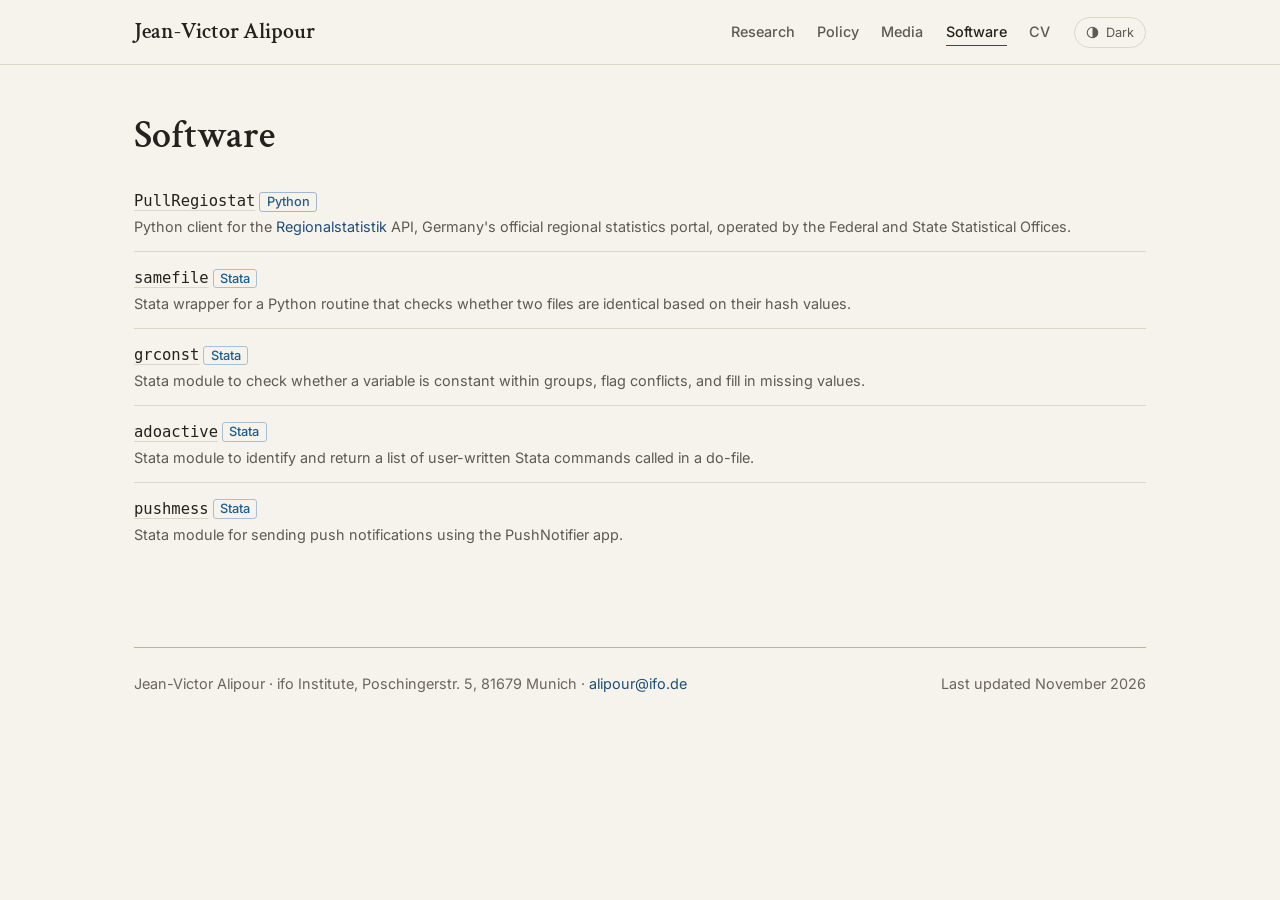
<file: software.html>
<!DOCTYPE html>
<html lang="en">
<head>
    <meta charset="UTF-8">
    <meta name="viewport" content="width=device-width, initial-scale=1.0">
    <script>try{var t=localStorage.getItem('theme');if(t==='dark'||(!t&&matchMedia('(prefers-color-scheme: dark)').matches))document.documentElement.dataset.theme='dark';}catch(e){}</script>
    <title>Software – Jean-Victor Alipour</title>
    <meta name="description" content="Open-source Python and Stata tools by Jean-Victor Alipour, including PullRegiostat, a client for Germany&#x27;s Regionalstatistik API.">
    <meta name="author" content="Jean-Victor Alipour">
    <link rel="canonical" href="https://jv-alipour.github.io/software.html">
    <meta property="og:type" content="website">
    <meta property="og:site_name" content="Jean-Victor Alipour">
    <meta property="og:title" content="Software – Jean-Victor Alipour">
    <meta property="og:description" content="Open-source Python and Stata tools by Jean-Victor Alipour, including PullRegiostat, a client for Germany&#x27;s Regionalstatistik API.">
    <meta property="og:url" content="https://jv-alipour.github.io/software.html">
    <meta property="og:image" content="https://jv-alipour.github.io/img/og-image.jpg?v=4">
    <meta name="twitter:card" content="summary_large_image">
    <meta name="theme-color" content="#f6f3ec" media="(prefers-color-scheme: light)">
    <meta name="theme-color" content="#191918" media="(prefers-color-scheme: dark)">
    <link rel="icon" href="data:image/svg+xml,%3Csvg xmlns='http://www.w3.org/2000/svg' viewBox='0 0 32 32'%3E%3Crect width='32' height='32' rx='5' fill='%231f4e79'/%3E%3Ctext x='16' y='21.5' font-family='Georgia,serif' font-size='13' fill='white' text-anchor='middle'%3EJVA%3C/text%3E%3C/svg%3E">
    <link rel="preload" href="fonts/inter-variable.woff2" as="font" type="font/woff2" crossorigin>
    <link rel="preload" href="fonts/crimson-text-600.woff2" as="font" type="font/woff2" crossorigin>
    <link rel="stylesheet" href="style.css">
</head>
<body>
    <svg width="0" height="0" style="position:absolute" aria-hidden="true"><symbol id="i-scholar" viewBox="0 0 24 24"><g fill="currentColor"><path d="M5.242 13.769L0 9.5 12 0l12 9.5-5.242 4.269C17.548 11.249 14.978 9.5 12 9.5c-2.977 0-5.548 1.748-6.758 4.269zM12 10a7 7 0 1 0 0 14 7 7 0 0 0 0-14z"/></g></symbol><symbol id="i-bluesky" viewBox="0 0 24 24"><g fill="currentColor"><path d="M5.202 2.857C7.954 4.922 10.913 9.11 12 11.358c1.087-2.247 4.046-6.436 6.798-8.501C20.783 1.366 24 .213 24 3.883c0 .732-.42 6.156-.667 7.037-.856 3.061-3.978 3.842-6.755 3.37 4.854.826 6.089 3.562 3.422 6.299-5.065 5.196-7.28-1.304-7.847-2.97-.104-.305-.152-.448-.153-.327 0-.121-.05.022-.153.327-.568 1.666-2.782 8.166-7.847 2.97-2.667-2.737-1.432-5.473 3.422-6.3-2.777.473-5.899-.308-6.755-3.369C.42 10.04 0 4.615 0 3.883c0-3.67 3.217-2.517 5.202-1.026"/></g></symbol><symbol id="i-x" viewBox="0 0 24 24"><g fill="currentColor"><path d="M14.234 10.162 22.977 0h-2.072l-7.591 8.824L7.251 0H.258l9.168 13.343L.258 24H2.33l8.016-9.318L16.749 24h6.993zm-2.837 3.299-.929-1.329L3.076 1.56h3.182l5.965 8.532.929 1.329 7.754 11.09h-3.182z"/></g></symbol><symbol id="i-github" viewBox="0 0 24 24"><g fill="currentColor"><path d="M12 .297c-6.63 0-12 5.373-12 12 0 5.303 3.438 9.8 8.205 11.385.6.113.82-.258.82-.577 0-.285-.01-1.04-.015-2.04-3.338.724-4.042-1.61-4.042-1.61C4.422 18.07 3.633 17.7 3.633 17.7c-1.087-.744.084-.729.084-.729 1.205.084 1.838 1.236 1.838 1.236 1.07 1.835 2.809 1.305 3.495.998.108-.776.417-1.305.76-1.605-2.665-.3-5.466-1.332-5.466-5.93 0-1.31.465-2.38 1.235-3.22-.135-.303-.54-1.523.105-3.176 0 0 1.005-.322 3.3 1.23.96-.267 1.98-.399 3-.405 1.02.006 2.04.138 3 .405 2.28-1.552 3.285-1.23 3.285-1.23.645 1.653.24 2.873.12 3.176.765.84 1.23 1.91 1.23 3.22 0 4.61-2.805 5.625-5.475 5.92.42.36.81 1.096.81 2.22 0 1.606-.015 2.896-.015 3.286 0 .315.21.69.825.57C20.565 22.092 24 17.592 24 12.297c0-6.627-5.373-12-12-12"/></g></symbol><symbol id="i-tv" viewBox="0 0 24 24"><g fill="none" stroke="currentColor" stroke-width="2" stroke-linecap="round" stroke-linejoin="round"><path d="m17 2-5 5-5-5" /> <rect width="20" height="15" x="2" y="7" rx="2" /></g></symbol><symbol id="i-radio" viewBox="0 0 24 24"><g fill="none" stroke="currentColor" stroke-width="2" stroke-linecap="round" stroke-linejoin="round"><path d="M16.247 7.761a6 6 0 0 1 0 8.478" /> <path d="M19.075 4.933a10 10 0 0 1 0 14.134" /> <path d="M4.925 19.067a10 10 0 0 1 0-14.134" /> <path d="M7.753 16.239a6 6 0 0 1 0-8.478" /> <circle cx="12" cy="12" r="2" /></g></symbol><symbol id="i-print" viewBox="0 0 24 24"><g fill="none" stroke="currentColor" stroke-width="2" stroke-linecap="round" stroke-linejoin="round"><path d="M15 18h-5" /> <path d="M18 14h-8" /> <path d="M4 22h16a2 2 0 0 0 2-2V4a2 2 0 0 0-2-2H8a2 2 0 0 0-2 2v16a2 2 0 0 1-4 0v-9a2 2 0 0 1 2-2h2" /> <rect width="8" height="4" x="10" y="6" rx="1" /></g></symbol><symbol id="i-podcast" viewBox="0 0 24 24"><g fill="none" stroke="currentColor" stroke-width="2" stroke-linecap="round" stroke-linejoin="round"><path d="M3 14h3a2 2 0 0 1 2 2v3a2 2 0 0 1-2 2H5a2 2 0 0 1-2-2v-7a9 9 0 0 1 18 0v7a2 2 0 0 1-2 2h-1a2 2 0 0 1-2-2v-3a2 2 0 0 1 2-2h3" /></g></symbol><symbol id="i-ifo" viewBox="0 0 24 24"><g fill="none" stroke="currentColor" stroke-width="2" stroke-linecap="round" stroke-linejoin="round"><path d="M10 18v-7" /> <path d="M11.119 2.205a2 2 0 0 1 1.762 0l7.84 3.846A.5.5 0 0 1 20.5 7h-17a.5.5 0 0 1-.22-.949z" /> <path d="M14 18v-7" /> <path d="M18 18v-7" /> <path d="M3 22h18" /> <path d="M6 18v-7" /></g></symbol><symbol id="i-mail" viewBox="0 0 24 24"><g fill="none" stroke="currentColor" stroke-width="2" stroke-linecap="round" stroke-linejoin="round"><path d="m22 7-8.991 5.727a2 2 0 0 1-2.009 0L2 7" /> <rect x="2" y="4" width="20" height="16" rx="2" /></g></symbol><symbol id="i-doc" viewBox="0 0 24 24"><g fill="none" stroke="currentColor" stroke-width="2" stroke-linecap="round" stroke-linejoin="round"><path d="M6 22a2 2 0 0 1-2-2V4a2 2 0 0 1 2-2h8a2.4 2.4 0 0 1 1.704.706l3.588 3.588A2.4 2.4 0 0 1 20 8v12a2 2 0 0 1-2 2z" /> <path d="M14 2v5a1 1 0 0 0 1 1h5" /> <path d="M10 9H8" /> <path d="M16 13H8" /> <path d="M16 17H8" /></g></symbol><symbol id="i-pen" viewBox="0 0 24 24"><g fill="none" stroke="currentColor" stroke-width="2" stroke-linecap="round" stroke-linejoin="round"><path d="M13 21h8" /> <path d="M21.174 6.812a1 1 0 0 0-3.986-3.987L3.842 16.174a2 2 0 0 0-.5.83l-1.321 4.352a.5.5 0 0 0 .623.622l4.353-1.32a2 2 0 0 0 .83-.497z" /></g></symbol><symbol id="i-linkedin" viewBox="0 0 24 24"><rect x="2.5" y="2.5" width="19" height="19" rx="3" fill="none" stroke="currentColor" stroke-width="2"/><g fill="currentColor"><circle cx="8" cy="7.6" r="1.4"/><rect x="6.8" y="10" width="2.4" height="7.5"/><path d="M11.2 10h2.3v1.1c.5-.8 1.4-1.3 2.5-1.3 1.9 0 2.8 1.2 2.8 3.3v4.4h-2.4v-4c0-1-.4-1.6-1.2-1.6-.9 0-1.6.6-1.6 1.7v3.9h-2.4z"/></g></symbol></svg>
    <a class="skip" href="#main">Skip to content</a>
    <header class="nav-container">
        <nav class="site-nav" aria-label="Main">
            <a href="index.html" class="logo">Jean-Victor Alipour</a>
            <ul class="nav-links" id="navLinks">
                <li><a href="research.html">Research</a></li>
                <li><a href="policy.html">Policy</a></li>
                <li><a href="media.html">Media</a></li>
                <li><a href="software.html" aria-current="page">Software</a></li>
                <li><a href="cv/cv_alipour.pdf?v=20261029" target="_blank" rel="noopener">CV</a></li>
            </ul>
            <button class="theme-toggle" type="button" aria-label="Switch to dark theme"><svg viewBox="0 0 16 16" aria-hidden="true"><circle cx="8" cy="8" r="6.5" fill="none" stroke="currentColor" stroke-width="1.3"/><path d="M8 1.5a6.5 6.5 0 0 1 0 13z" fill="currentColor"/></svg><span class="theme-label">Dark</span></button>
            <button class="menu-toggle" type="button" onclick="toggleMenu()" aria-label="Menu" aria-controls="navLinks" aria-expanded="false">
                <span></span><span></span><span></span>
            </button>
        </nav>
    </header>

    <main class="main-container" id="main">
        <h1 class="section-title">Software</h1>

        <ul class="entry-list">
            <li>
                <a class="entry-title software-name" href="https://github.com/jvali1/pullregiostat" target="_blank" rel="noopener">PullRegiostat</a> <span class="pill pill-python">Python</span>
                <span class="entry-meta">Python client for the <a href="https://www.regionalstatistik.de/" target="_blank" rel="noopener">Regionalstatistik</a> API, Germany's official regional statistics portal, operated by the Federal and State Statistical Offices.</span>
            </li>
            <li>
                <a class="entry-title software-name" href="https://github.com/jvali1/stata-samefile" target="_blank" rel="noopener">samefile</a> <span class="pill pill-stata">Stata</span>
                <span class="entry-meta">Stata wrapper for a Python routine that checks whether two files are identical based on their hash values.</span>
            </li>
            <li>
                <a class="entry-title software-name" href="https://github.com/jvali1/stata-grconst" target="_blank" rel="noopener">grconst</a> <span class="pill pill-stata">Stata</span>
                <span class="entry-meta">Stata module to check whether a variable is constant within groups, flag conflicts, and fill in missing values.</span>
            </li>
            <li>
                <a class="entry-title software-name" href="https://github.com/jvali1/stata-adoactive" target="_blank" rel="noopener">adoactive</a> <span class="pill pill-stata">Stata</span>
                <span class="entry-meta">Stata module to identify and return a list of user-written Stata commands called in a do-file.</span>
            </li>
            <li>
                <a class="entry-title software-name" href="https://github.com/jvali1/stata-pushmess" target="_blank" rel="noopener">pushmess</a> <span class="pill pill-stata">Stata</span>
                <span class="entry-meta">Stata module for sending push notifications using the PushNotifier app.</span>
            </li>
        </ul>
    </main>

    <footer class="site-footer">
        <div class="site-footer-inner">
            <p>Jean-Victor Alipour · ifo Institute, Poschingerstr. 5, 81679 Munich · <a href="mailto:alipour@ifo.de">alipour@ifo.de</a></p>
            <p>Last updated November 2026</p>
        </div>
    </footer>

    <script src="script.js"></script>
</body>
</html>
</file>
<file: style.css>
/* ==========================================================================
   Jean-Victor Alipour — personal site
   ========================================================================== */

/* Self-hosted fonts (SIL Open Font License) */
@font-face {
    font-family: 'Crimson Text';
    font-style: normal;
    font-weight: 400;
    font-display: swap;
    src: url('fonts/crimson-text-400.woff2') format('woff2');
}
@font-face {
    font-family: 'Crimson Text';
    font-style: italic;
    font-weight: 400;
    font-display: swap;
    src: url('fonts/crimson-text-400-italic.woff2') format('woff2');
}
@font-face {
    font-family: 'Crimson Text';
    font-style: normal;
    font-weight: 600;
    font-display: swap;
    src: url('fonts/crimson-text-600.woff2') format('woff2');
}
@font-face {
    font-family: 'Inter';
    font-style: normal;
    font-weight: 400 600;
    font-display: swap;
    src: url('fonts/inter-variable.woff2') format('woff2');
}

:root {
    --bg: #f6f3ec;
    --surface: #ece7dc;
    --text: #24221e;
    --muted: #5f5a51;
    --faint: #6b655b;
    --line: #ddd6c8;
    --rule: #b9b1a2;
    --accent: #1f4e79;
    --accent-soft: rgba(31, 78, 121, 0.08);
    --serif: 'Crimson Text', Georgia, 'Times New Roman', serif;
    --sans: 'Inter', system-ui, -apple-system, 'Segoe UI', sans-serif;
    --mono: ui-monospace, 'Cascadia Mono', Consolas, 'SF Mono', Menlo, monospace;
    color-scheme: light;
}

:root[data-theme="dark"] {
    --bg: #191918;
    --surface: #232321;
    --text: #eee9df;
    --muted: #bdb8ad;
    --faint: #8f8a80;
    --line: #393934;
    --rule: #57554e;
    --accent: #8fb8e0;
    --accent-soft: rgba(143, 184, 224, 0.14);
    color-scheme: dark;
}

*, *::before, *::after { box-sizing: border-box; }

html { scroll-behavior: smooth; }

body {
    margin: 0;
    background: var(--bg);
    color: var(--text);
    font-family: var(--sans);
    font-size: 15.5px;
    line-height: 1.65;
    -webkit-font-smoothing: antialiased;
}

a {
    color: var(--accent);
    text-decoration: none;
    text-underline-offset: 3px;
}
a:hover { text-decoration: underline; }
/* in-text links: visible underline so they do not rely on colour alone (WCAG 1.4.1) */
.bio a, .news-item p a, .paper-meta a, .page-intro a, .section-note a {
    text-decoration: underline;
    text-decoration-color: color-mix(in srgb, currentColor 40%, transparent);
    text-underline-offset: 3px;
}
.bio a:hover, .news-item p a:hover, .paper-meta a:hover, .page-intro a:hover, .section-note a:hover { text-decoration-color: currentColor; }

button { font: inherit; }

:focus-visible {
    outline: 2px solid var(--accent);
    outline-offset: 2px;
}

.visually-hidden {
    position: absolute !important;
    width: 1px;
    height: 1px;
    overflow: hidden;
    clip: rect(0 0 0 0);
    white-space: nowrap;
}

.skip {
    position: absolute;
    left: -999px;
    top: 0;
}
.skip:focus {
    left: 1rem;
    top: 1rem;
    z-index: 20;
    background: var(--bg);
    border: 1px solid var(--accent);
    padding: 0.4rem 0.8rem;
}

/* --------------------------------------------------------------------------
   Navigation
   -------------------------------------------------------------------------- */

.nav-container {
    position: sticky;
    top: 0;
    z-index: 10;
    background: var(--bg);
    border-bottom: 1px solid var(--line);
}

nav.site-nav {
    position: relative;
    max-width: 1060px;
    margin: 0 auto;
    padding: 0.9rem 1.5rem;
    display: flex;
    align-items: center;
    gap: 1.5rem;
}

.logo {
    font-family: var(--serif);
    font-size: 1.35rem;
    font-weight: 600;
    color: var(--text);
    margin-right: auto;
    white-space: nowrap;
}
.logo:hover { text-decoration: none; color: var(--accent); }

.nav-links {
    list-style: none;
    margin: 0;
    padding: 0;
    display: flex;
    gap: 1.4rem;
}

.nav-links a {
    position: relative;
    color: var(--muted);
    font-size: 0.9rem;
    font-weight: 500;
    padding: 0.2rem 0;
}
.nav-links a:hover,
.nav-links a[aria-current="page"] { color: var(--text); text-decoration: none; }

.nav-links a::after {
    content: "";
    position: absolute;
    left: 0;
    right: 0;
    bottom: -2px;
    height: 1px;
    background: var(--accent);
    transform: scaleX(0);
    transition: transform 0.2s ease;
}
.nav-links a:hover::after,
.nav-links a[aria-current="page"]::after { transform: scaleX(1); }

.theme-toggle {
    display: inline-flex;
    align-items: center;
    gap: 0.4rem;
    background: none;
    border: 1px solid var(--line);
    border-radius: 999px;
    color: var(--muted);
    font-size: 0.8rem;
    padding: 0.25rem 0.7rem;
    cursor: pointer;
}
.theme-toggle:hover { color: var(--text); border-color: var(--rule); }
.theme-toggle svg { width: 13px; height: 13px; }

.menu-toggle {
    display: none;
    flex-direction: column;
    gap: 4px;
    background: none;
    border: 0;
    padding: 6px;
    cursor: pointer;
}
.menu-toggle span {
    display: block;
    width: 20px;
    height: 2px;
    background: var(--text);
}

/* --------------------------------------------------------------------------
   Layout
   -------------------------------------------------------------------------- */

.main-container {
    max-width: 1060px;
    margin: 0 auto;
    padding: 3rem 1.5rem 0;
}

.section-title {
    font-family: var(--serif);
    font-size: 2rem;
    font-weight: 600;
    line-height: 1.2;
    margin: 0 0 1.5rem;
    padding-bottom: 0.5rem;
    border-bottom: 1px solid var(--rule);
    scroll-margin-top: 5rem;
}
.section-title:not(:first-child) { margin-top: 3.5rem; }
h1.section-title { border-bottom: 0; padding-bottom: 0; font-size: 2.4rem; margin-bottom: 1rem; }

.section-note {
    color: var(--muted);
    font-size: 0.9rem;
    margin: -1rem 0 1rem;
}

.page-intro {
    color: var(--muted);
    max-width: 680px;
    margin: -0.5rem 0 2rem;
}

/* --------------------------------------------------------------------------
   Hero
   -------------------------------------------------------------------------- */

.hero {
    display: grid;
    grid-template-columns: 260px 1fr;
    gap: 3rem;
    align-items: start;
    margin-bottom: 3rem;
}

.profile-img {
    width: 100%;
    height: auto;
    aspect-ratio: 3 / 4;
    object-fit: cover;
    border-radius: 4px;
    background: var(--surface);
    display: block;
}

.profile-fallback {
    width: 100%;
    aspect-ratio: 3 / 4;
    border-radius: 4px;
    background: var(--surface);
    color: var(--faint);
    font-family: var(--serif);
    font-size: 4rem;
    display: flex;
    align-items: center;
    justify-content: center;
}

.mini-cv {
    list-style: none;
    margin: 1.25rem 0 0;
    padding: 0;
    font-size: 0.8rem;
    line-height: 1.45;
    color: var(--muted);
}
.mini-cv li {
    display: grid;
    grid-template-columns: 3.1rem 1fr;
    gap: 0.5rem;
    padding: 0.4rem 0;
    border-top: 1px solid var(--line);
}
.mini-cv li:last-child { border-bottom: 1px solid var(--line); }
.mini-cv-year { font-family: var(--mono); color: var(--faint); }

.content-section h1 {
    font-family: var(--serif);
    font-size: clamp(2.2rem, 4vw, 2.9rem);
    font-weight: 600;
    line-height: 1.1;
    margin: 0 0 1.2rem;
}

.aff-rows {
    border-top: 1px solid var(--line);
    margin-bottom: 1.2rem;
}

.aff {
    display: flex;
    flex-wrap: wrap;
    gap: 0.25rem 1rem;
    justify-content: space-between;
    padding: 0.55rem 0;
    border-bottom: 1px solid var(--line);
    font-size: 0.9rem;
}
.aff b { font-weight: 600; }
.aff > span { color: var(--muted); }


.cta {
    display: flex;
    flex-wrap: wrap;
    gap: 0.5rem;
    margin: 0 0 1.5rem;
}
.btn {
    display: inline-block;
    border: 1px solid var(--accent);
    border-radius: 3px;
    padding: 0.3rem 0.85rem;
    font-size: 0.9rem;
    font-weight: 500;
}
.btn:hover { background: var(--accent-soft); text-decoration: none; }
.btn-primary { background: var(--accent); color: var(--bg); }
.btn-primary:hover { background: var(--accent); color: var(--bg); opacity: 0.9; }

.keywords {
    font-size: 0.9rem;
    color: var(--faint);
    margin: 0 0 1rem;
}

.bio p { margin: 0 0 1rem; }
.bio strong { font-weight: 600; color: var(--text); }

.news {
    margin-top: 2.25rem;
    padding: 1.1rem 1.3rem 0.4rem;
    background: var(--surface);
    border-radius: 6px;
    border: 1px solid var(--line);
}
.news-top {
    display: flex;
    align-items: center;
    justify-content: space-between;
    margin-bottom: 0.8rem;
}
.news-head {
    font-family: var(--serif);
    font-size: 1.35rem;
    font-weight: 600;
    margin: 0;
}
.news-tag {
    font-size: 0.8rem;
    font-weight: 600;
    letter-spacing: 0.06em;
    text-transform: uppercase;
    color: var(--faint);
}
.news-list {
    list-style: none;
    margin: 0;
    padding: 0 0 0 1.4rem;
    position: relative;
}
.news-list::before {                     /* timeline rail */
    content: "";
    position: absolute;
    left: 0.35rem;
    top: 0.45rem;
    bottom: 1rem;
    width: 2px;
    background: var(--line);
    border-radius: 1px;
}
.news-item {
    position: relative;
    padding: 0 0 1rem;
}
.news-item::before {                     /* timeline dot */
    content: "";
    position: absolute;
    left: -1.4rem;
    top: 0.3rem;
    width: 0.8rem;
    height: 0.8rem;
    border-radius: 50%;
    background: var(--bg);
    border: 2px solid var(--rule);
    box-sizing: border-box;
}
.news-item.is-new::before {
    background: var(--accent);
    border-color: var(--accent);
    box-shadow: 0 0 0 4px var(--accent-soft);
    animation: news-pulse 2.4s ease-out 3;
}
@keyframes news-pulse {
    0% { box-shadow: 0 0 0 0 var(--accent-soft); }
    70% { box-shadow: 0 0 0 9px rgba(0, 0, 0, 0); }
    100% { box-shadow: 0 0 0 4px var(--accent-soft); }
}
.news-date {
    display: inline-block;
    font-family: var(--mono);
    font-size: 0.8rem;
    color: var(--faint);
    margin-bottom: 0.2rem;
}
.news-item.is-new .news-date { color: var(--accent); font-weight: 600; }
.news-item p { margin: 0; font-size: 0.9rem; line-height: 1.6; }
.news-item strong { font-weight: 600; color: var(--text); }
.news-item p a { font-weight: 500; }

/* show the newest ~3 items; older ones are reached by scrolling and fade with age */
.news-scroll {
    max-height: 16rem;
    overflow-y: auto;
    overscroll-behavior: contain;
    scrollbar-width: thin;
    scrollbar-color: var(--rule) transparent;
    margin-right: -0.6rem;
    padding-right: 0.6rem;
}
.news-scroll.has-more {
    -webkit-mask-image: linear-gradient(to bottom, #000 calc(100% - 3.5rem), transparent);
    mask-image: linear-gradient(to bottom, #000 calc(100% - 3.5rem), transparent);
}
.news-scroll.has-prev {
    -webkit-mask-image: linear-gradient(to bottom, transparent, #000 2.5rem);
    mask-image: linear-gradient(to bottom, transparent, #000 2.5rem);
}
.news-scroll.has-prev.has-more {
    -webkit-mask-image: linear-gradient(to bottom, transparent, #000 2.5rem, #000 calc(100% - 3.5rem), transparent);
    mask-image: linear-gradient(to bottom, transparent, #000 2.5rem, #000 calc(100% - 3.5rem), transparent);
}
.news-item { transition: opacity 0.2s ease; }
.news-item:nth-child(3) { opacity: 0.85; }
.news-item:nth-child(4) { opacity: 0.7; }
.news-item:nth-child(n+5) { opacity: 0.55; }
.news-item:hover,
.news-item:focus-within { opacity: 1; }

/* --------------------------------------------------------------------------
   Section index
   -------------------------------------------------------------------------- */

.section-index {
    display: flex;
    flex-wrap: wrap;
    gap: 0.5rem 2rem;
    padding: 1rem 0;
    margin-bottom: 1rem;
    border-top: 1px solid var(--line);
    border-bottom: 1px solid var(--line);
}
.section-index a {
    color: var(--text);
    font-size: 0.9rem;
    font-weight: 500;
}
.section-index span {
    font-family: var(--mono);
    font-size: 0.8rem;
    color: var(--faint);
    margin-right: 0.5rem;
}

/* --------------------------------------------------------------------------
   Papers
   -------------------------------------------------------------------------- */

.paper-item {
    padding: 1.3rem 0;
    border-bottom: 1px solid var(--line);
}
.paper-item:last-child { border-bottom: 0; }

.paper-title {
    font-family: var(--serif);
    font-size: 1.3rem;
    font-weight: 600;
    line-height: 1.3;
    margin: 0 0 0.3rem;
}
.paper-title a, a.entry-title { color: var(--text); text-decoration: underline; text-decoration-color: var(--line); text-decoration-thickness: 1px; text-underline-offset: 4px; }
.paper-title a:hover, a.entry-title:hover { color: var(--accent); text-decoration-color: currentColor; }

.paper-authors {
    color: var(--muted);
    font-size: 0.9rem;
}
.paper-authors a { color: var(--muted); text-decoration: underline; text-decoration-color: var(--rule); }
.paper-authors a:hover { color: var(--accent); text-decoration-color: currentColor; }

.paper-venue {
    font-size: 0.9rem;
    color: var(--muted);
    margin-top: 0.15rem;
}
.paper-venue em {
    font-weight: 600;
    color: var(--text);
}

.paper-state {
    margin-top: 0.35rem;
    font-size: 0.9rem;
}

.paper-status {
    display: inline-block;
    font-size: 0.8rem;
    font-weight: 500;
    color: var(--accent);
    background: var(--accent-soft);
    border-radius: 3px;
    padding: 0.08rem 0.5rem;
    margin-right: 0.35rem;
}

.status-journal {
    font-size: 0.9rem;
    font-style: italic;
    color: var(--muted);
}

.paper-links {
    display: flex;
    flex-wrap: wrap;
    align-items: center;
    gap: 0.4rem 0.9rem;
    margin-top: 0.6rem;
    font-size: 0.9rem;
}

.paper-meta {
    font-size: 0.9rem;
    color: var(--muted);
    margin-top: 0.5rem;
}
.meta-label { color: var(--faint); }

.abstract-toggle {
    background: none;
    border: 1px solid var(--line);
    border-radius: 3px;
    color: var(--muted);
    font-size: 0.8rem;
    padding: 0.1rem 0.6rem;
    cursor: pointer;
}
.abstract-toggle::after { content: " ▾"; }
.abstract-toggle[aria-expanded="true"]::after { content: " ▴"; }
.abstract-toggle:hover { color: var(--text); border-color: var(--rule); }
.abstract-toggle[aria-expanded="true"] { color: var(--accent); border-color: var(--accent); }

.paper-abstract {
    margin-top: 0.8rem;
    padding: 0.9rem 1.1rem;
    background: var(--surface);
    border-left: 2px solid var(--accent);
    font-size: 0.9rem;
    line-height: 1.7;
    color: var(--muted);
}

.paper-bibtex {
    margin: 0.8rem 0 0;
    padding: 0.9rem 1.1rem;
    background: var(--surface);
    border-left: 2px solid var(--rule);
    font-family: var(--mono);
    font-size: 0.8rem;
    line-height: 1.55;
    color: var(--muted);
    overflow-x: auto;
    white-space: pre;
}

/* --------------------------------------------------------------------------
   Lists (policy, software)
   -------------------------------------------------------------------------- */

.entry-list {
    list-style: none;
    margin: 0;
    padding: 0;
}
.entry-list li {
    padding: 0.8rem 0;
    border-bottom: 1px solid var(--line);
}
.entry-list li:last-child { border-bottom: 0; }

.entry-title {
    font-weight: 500;
    color: var(--text);
}
a.entry-title:hover { color: var(--accent); }

.entry-meta {
    display: block;
    color: var(--muted);
    font-size: 0.9rem;
}

.software-name {
    font-family: var(--mono);
    font-weight: 500;
}

/* --------------------------------------------------------------------------
   Media page
   -------------------------------------------------------------------------- */

.outlets {
    font-size: 0.9rem;
    color: var(--muted);
    padding: 0.9rem 1.1rem;
    background: var(--surface);
    border-radius: 4px;
    margin: 0 0 1.5rem;
}
.outlets b { color: var(--text); font-weight: 600; }

.media-tools {
    position: sticky;
    top: 3.6rem;
    z-index: 5;
    background: var(--bg);
    padding: 0.6rem 0;
    border-bottom: 1px solid var(--line);
    display: flex;
    flex-wrap: wrap;
    justify-content: space-between;
    gap: 0.5rem 1.5rem;
}

.filters {
    display: flex;
    flex-wrap: wrap;
    gap: 0.4rem;
}
.filters button {
    background: none;
    border: 1px solid var(--line);
    border-radius: 999px;
    color: var(--muted);
    font-size: 0.8rem;
    padding: 0.15rem 0.75rem;
    cursor: pointer;
}
.filters button:hover { border-color: var(--rule); color: var(--text); }
.filters button[aria-pressed="true"] {
    background: var(--accent);
    border-color: var(--accent);
    color: var(--bg);
}

.year-jump {
    display: flex;
    flex-wrap: wrap;
    gap: 0.2rem 0.7rem;
    font-family: var(--mono);
    font-size: 0.8rem;
    align-items: center;
}

.media-year h2 {
    font-family: var(--mono);
    font-size: 0.9rem;
    font-weight: 500;
    color: var(--faint);
    margin: 2rem 0 0.3rem;
    scroll-margin-top: 7.5rem;
}

.media-list {
    list-style: none;
    margin: 0;
    padding: 0;
}
.media-list li {
    display: grid;
    grid-template-columns: 4.5rem 1.25rem 1fr;
    gap: 0.6rem;
    padding: 0.55rem 0;
    border-bottom: 1px solid var(--line);
    font-size: 0.9rem;
}
.media-date {
    font-family: var(--mono);
    font-size: 0.8rem;
    color: var(--faint);
    padding-top: 0.15rem;
}
.media-outlet { font-weight: 600; }
span.media-outlet { color: var(--text); }
.media-headline { display: block; color: var(--muted); }
.media-icon { color: var(--faint); padding-top: 0.1rem; }
.media-icon .icon { width: 1.1rem; height: 1.1rem; }

.media-empty { color: var(--muted); padding: 1rem 0; }

/* --------------------------------------------------------------------------
   TV screenshots
   -------------------------------------------------------------------------- */

.shot {
    margin: 0;
}
.shot img {
    display: block;
    width: 100%;
    height: auto;
    aspect-ratio: 16 / 9;
    object-fit: cover;
    border-radius: 4px;
    background: var(--surface);
}
.shot a:hover img { outline: 2px solid var(--accent); outline-offset: 2px; }
.shot figcaption {
    margin-top: 0.45rem;
    font-size: 0.8rem;
    line-height: 1.4;
    color: var(--faint);
}
.shot figcaption b { color: var(--text); font-weight: 600; }
.shot figcaption span { display: block; color: var(--muted); }

.highlights {
    display: grid;
    grid-template-columns: repeat(auto-fit, minmax(210px, 1fr));
    gap: 1.25rem;
    margin: 0 0 1.75rem;
}

.shot-row {
    display: grid;
    grid-template-columns: repeat(auto-fit, minmax(200px, 260px));
    gap: 1rem;
    margin-top: 0.8rem;
}

.paper-item.has-figure,
.entry-list li.has-figure {
    display: grid;
    grid-template-columns: minmax(0, 1fr) 240px;
    gap: 0.5rem 2rem;
    align-items: start;
}
.shot-side { margin: 0.2rem 0 0; }
.shot-below { max-width: 260px; margin: 0.8rem 0 0; }
.shot-side img { aspect-ratio: auto; object-fit: contain; }

.entry-meta .outlet { color: var(--text); font-weight: 600; }
.entry-meta a.coauthor,
.paper-authors a.coauthor { color: inherit; text-decoration: underline; text-decoration-color: var(--rule); text-underline-offset: 3px; }
.entry-meta a.coauthor:hover,
.paper-authors a.coauthor:hover { color: var(--accent); text-decoration-color: currentColor; }

.shot-inline {
    max-width: 260px;
    margin-top: 0.8rem;
}
.shot-inline img { aspect-ratio: auto; object-fit: contain; }

/* --------------------------------------------------------------------------
   Icons, pills, badges, findings, policy groups
   -------------------------------------------------------------------------- */

.icon {
    width: 1em;
    height: 1em;
    vertical-align: -0.15em;
    flex: none;
}

.profile-icons {
    display: inline-flex;
    align-items: center;
    gap: 0.35rem;
    margin-left: 0.6rem;
}
.icon-link {
    display: inline-flex;
    padding: 0.35rem;
    border-radius: 4px;
    color: var(--muted);
}
.icon-link .icon { width: 1.25rem; height: 1.25rem; }
.icon-link:hover { color: var(--accent); background: var(--accent-soft); text-decoration: none; }

.pill {
    display: inline-block;
    font-size: 0.8rem;
    font-weight: 500;
    line-height: 1.4;
    color: var(--muted);
    border: 1px solid var(--line);
    border-radius: 3px;
    padding: 0 0.4rem;
    vertical-align: 0.05em;
}
.pill-python { color: #2b5b84; border-color: #9fb7cf; }
.pill-stata { color: #1a5f91; border-color: #a6c1d6; }
:root[data-theme="dark"] .pill-python,
:root[data-theme="dark"] .pill-stata { color: var(--accent); border-color: var(--rule); }

.paper-takeaway {
    margin: 0.4rem 0 0;
    font-size: 0.9rem;
    color: var(--text);
    padding-left: 0.7rem;
    border-left: 2px solid var(--accent);
}

/* collapsed "until-found" panels must not leave empty padded boxes */
.paper-abstract[hidden],
.paper-bibtex[hidden] {
    padding: 0;
    margin: 0;
    border: 0;
}

.sub-head {
    font-family: var(--serif);
    font-size: 1.6rem;
    font-weight: 600;
    line-height: 1.2;
    margin: 3rem 0 0.5rem;
    padding-bottom: 0.4rem;
    border-bottom: 1px solid var(--rule);
}
h1 + .sub-head { margin-top: 1.5rem; }

.featured-list li.featured {
    background: var(--surface);
    border: 0;
    border-radius: 4px;
    padding: 0.9rem 1.1rem;
    margin-bottom: 0.75rem;
}
.featured-list li.featured .entry-title { font-family: var(--serif); font-size: 1.3rem; font-weight: 600; line-height: 1.3; }

.coverage { font-size: 0.9rem; color: var(--muted); margin-top: 0.2rem; }
.coverage summary { cursor: pointer; color: var(--faint); width: max-content; }
.coverage summary:hover { color: var(--accent); }
.coverage[open] summary { margin-bottom: 0.2rem; }

.outlet-badges {
    display: flex;
    flex-wrap: wrap;
    gap: 0.4rem;
    margin: 0 0 1rem;
}
.outlet-badges button,
.filters button {
    display: inline-flex;
    align-items: center;
    gap: 0.35rem;
    background: none;
    border: 1px solid var(--line);
    border-radius: 999px;
    color: var(--text);
    font-size: 0.8rem;
    font-weight: 600;
    letter-spacing: 0.02em;
    padding: 0.25rem 0.75rem;
    cursor: pointer;
}
.outlet-badges button span,
.filters button span { font-weight: 400; color: var(--faint); }
.outlet-badges button:hover,
.filters button:hover { border-color: var(--rule); }
.outlet-badges button[aria-pressed="true"],
.filters button[aria-pressed="true"] {
    background: var(--accent);
    border-color: var(--accent);
    color: var(--bg);
}
.outlet-badges button[aria-pressed="true"] span,
.filters button[aria-pressed="true"] span { color: var(--bg); opacity: 0.8; }

/* --------------------------------------------------------------------------
   Footer
   -------------------------------------------------------------------------- */

.site-footer {
    max-width: 1060px;
    margin: 4rem auto 0;
    padding: 1.5rem 1.5rem 3rem;
}
.site-footer-inner {
    border-top: 1px solid var(--rule);
    padding-top: 1.5rem;
    display: flex;
    flex-wrap: wrap;
    justify-content: space-between;
    gap: 0.5rem 1rem;
    font-size: 0.9rem;
    color: var(--faint);
}
.site-footer p { margin: 0; }

/* --------------------------------------------------------------------------
   Responsive
   -------------------------------------------------------------------------- */

@media (max-width: 820px) {
    .menu-toggle { display: flex; }

    .nav-links {
        display: none;
        position: absolute;
        top: 100%;
        left: 0;
        right: 0;
        flex-direction: column;
        gap: 0;
        background: var(--bg);
        border-bottom: 1px solid var(--line);
        padding: 0.5rem 1.5rem 1rem;
    }
    .nav-links.open { display: flex; }
    .nav-links a { display: block; padding: 0.6rem 0; font-size: 1rem; }
    .nav-links a::after { display: none; }

    .theme-label { display: none; }
    /* tap targets >= 44px */
    .menu-toggle, .theme-toggle { min-width: 44px; min-height: 44px; justify-content: center; align-items: center; }
    .icon-link { padding: 0.6rem; }
    .abstract-toggle { padding: 0.35rem 0.75rem; font-size: 0.85rem; }
    .news-scroll { max-height: 22rem; }

    .hero {
        grid-template-columns: 1fr;
        gap: 1.75rem;
    }
    /* phone/tablet: photo, then name and bio, then the mini CV */
    .profile-section { display: contents; }
    .profile-img, .profile-fallback { max-width: 160px; order: 0; }
    .content-section { order: 1; }
    .mini-cv { order: 2; margin-top: 0; }
    .profile-fallback { display: none; }

    .paper-item.has-figure,
    .entry-list li.has-figure { grid-template-columns: 1fr; }
    .shot-side { max-width: 260px; margin-top: 0.6rem; }

    .main-container { padding-top: 2rem; }

    .media-tools { position: static; }
}

@media (max-width: 480px) {
    body { font-size: 15px; }
    nav.site-nav { padding: 0.75rem 1rem; gap: 0.75rem; }
    .main-container { padding: 1.5rem 1rem 0; }
    .site-footer { padding: 1.5rem 1rem 2.5rem; }
    .profile-img { max-width: 150px; }
    .content-section h1 { font-size: 2rem; }
    .aff { flex-direction: column; gap: 0; }
    .profile-icons { margin-left: 0; width: 100%; }
    .section-title { font-size: 1.7rem; }

    .highlights {
        display: flex;
        overflow-x: auto;
        scroll-snap-type: x mandatory;
        gap: 0.9rem;
        padding-bottom: 0.4rem;
    }
    .highlights .shot { flex: 0 0 75%; scroll-snap-align: start; }

    .filters, .outlet-badges { flex-wrap: nowrap; overflow-x: auto; padding-bottom: 0.3rem; }
    .filters button, .outlet-badges button { flex: none; }

    .media-list li { grid-template-columns: 1.25rem 1fr; row-gap: 0.1rem; }
    .media-date { grid-column: 1 / -1; }
}

@media (prefers-reduced-motion: reduce) {
    html { scroll-behavior: auto; }
    *, *::before, *::after { transition: none !important; animation: none !important; }
}
</file>
